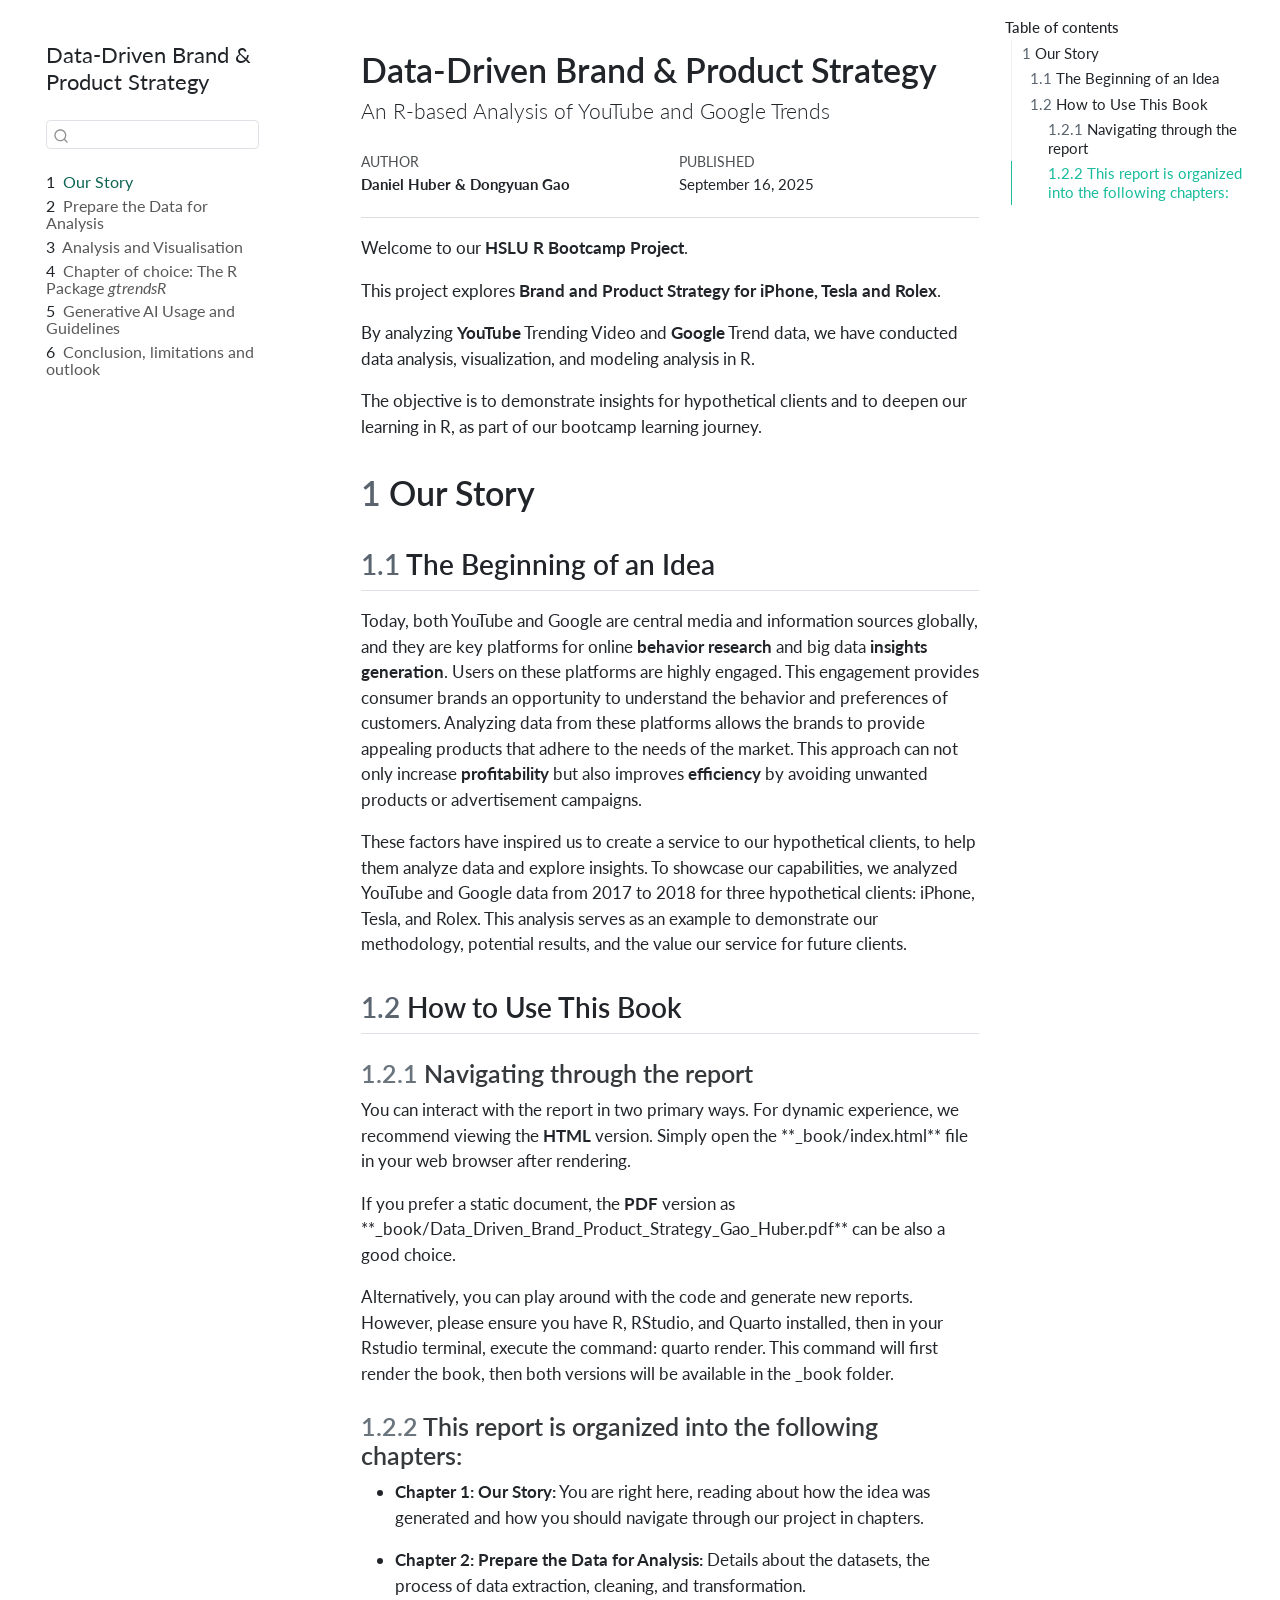
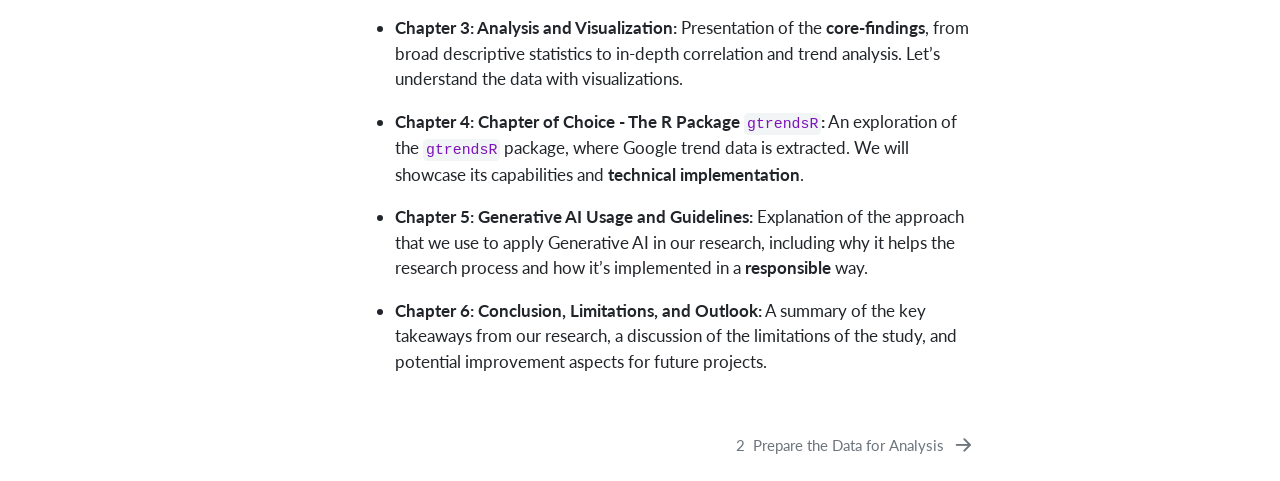
<file: _book/index.html>
<!DOCTYPE html>
<html xmlns="http://www.w3.org/1999/xhtml" lang="en" xml:lang="en"><head>

<meta charset="utf-8">
<meta name="generator" content="quarto-1.8.24">

<meta name="viewport" content="width=device-width, initial-scale=1.0, user-scalable=yes">

<meta name="author" content="Daniel Huber &amp; Dongyuan Gao">
<meta name="dcterms.date" content="2025-09-16">

<title>Data-Driven Brand &amp; Product Strategy</title>
<style>
code{white-space: pre-wrap;}
span.smallcaps{font-variant: small-caps;}
div.columns{display: flex; gap: min(4vw, 1.5em);}
div.column{flex: auto; overflow-x: auto;}
div.hanging-indent{margin-left: 1.5em; text-indent: -1.5em;}
ul.task-list{list-style: none;}
ul.task-list li input[type="checkbox"] {
  width: 0.8em;
  margin: 0 0.8em 0.2em -1em; /* quarto-specific, see https://github.com/quarto-dev/quarto-cli/issues/4556 */ 
  vertical-align: middle;
}
</style>


<script src="site_libs/quarto-nav/quarto-nav.js"></script>
<script src="site_libs/quarto-nav/headroom.min.js"></script>
<script src="site_libs/clipboard/clipboard.min.js"></script>
<script src="site_libs/quarto-search/autocomplete.umd.js"></script>
<script src="site_libs/quarto-search/fuse.min.js"></script>
<script src="site_libs/quarto-search/quarto-search.js"></script>
<meta name="quarto:offset" content="./">
<link href="./Chapters_Rbootcamp_Project/2_Prepare_the_Data_for_Analysis.html" rel="next">
<script src="site_libs/quarto-html/quarto.js" type="module"></script>
<script src="site_libs/quarto-html/tabsets/tabsets.js" type="module"></script>
<script src="site_libs/quarto-html/axe/axe-check.js" type="module"></script>
<script src="site_libs/quarto-html/popper.min.js"></script>
<script src="site_libs/quarto-html/tippy.umd.min.js"></script>
<script src="site_libs/quarto-html/anchor.min.js"></script>
<link href="site_libs/quarto-html/tippy.css" rel="stylesheet">
<link href="site_libs/quarto-html/quarto-syntax-highlighting-dc55a5b9e770e841cd82e46aadbfb9b0.css" rel="stylesheet" id="quarto-text-highlighting-styles">
<script src="site_libs/bootstrap/bootstrap.min.js"></script>
<link href="site_libs/bootstrap/bootstrap-icons.css" rel="stylesheet">
<link href="site_libs/bootstrap/bootstrap-22e83d4e5eff2a99ccc45532742ac980.min.css" rel="stylesheet" append-hash="true" id="quarto-bootstrap" data-mode="light">
<script id="quarto-search-options" type="application/json">{
  "location": "sidebar",
  "copy-button": false,
  "collapse-after": 3,
  "panel-placement": "start",
  "type": "textbox",
  "limit": 50,
  "keyboard-shortcut": [
    "f",
    "/",
    "s"
  ],
  "show-item-context": false,
  "language": {
    "search-no-results-text": "No results",
    "search-matching-documents-text": "matching documents",
    "search-copy-link-title": "Copy link to search",
    "search-hide-matches-text": "Hide additional matches",
    "search-more-match-text": "more match in this document",
    "search-more-matches-text": "more matches in this document",
    "search-clear-button-title": "Clear",
    "search-text-placeholder": "",
    "search-detached-cancel-button-title": "Cancel",
    "search-submit-button-title": "Submit",
    "search-label": "Search"
  }
}</script>


<link rel="stylesheet" href="style.css">
</head>

<body class="nav-sidebar floating quarto-light">

<div id="quarto-search-results"></div>
  <header id="quarto-header" class="headroom fixed-top">
  <nav class="quarto-secondary-nav">
    <div class="container-fluid d-flex">
      <button type="button" class="quarto-btn-toggle btn" data-bs-toggle="collapse" role="button" data-bs-target=".quarto-sidebar-collapse-item" aria-controls="quarto-sidebar" aria-expanded="false" aria-label="Toggle sidebar navigation" onclick="if (window.quartoToggleHeadroom) { window.quartoToggleHeadroom(); }">
        <i class="bi bi-layout-text-sidebar-reverse"></i>
      </button>
        <nav class="quarto-page-breadcrumbs" aria-label="breadcrumb"><ol class="breadcrumb"><li class="breadcrumb-item"><a href="./index.html"><span class="chapter-number">1</span>&nbsp; <span class="chapter-title">Our Story</span></a></li></ol></nav>
        <a class="flex-grow-1" role="navigation" data-bs-toggle="collapse" data-bs-target=".quarto-sidebar-collapse-item" aria-controls="quarto-sidebar" aria-expanded="false" aria-label="Toggle sidebar navigation" onclick="if (window.quartoToggleHeadroom) { window.quartoToggleHeadroom(); }">      
        </a>
      <button type="button" class="btn quarto-search-button" aria-label="Search" onclick="window.quartoOpenSearch();">
        <i class="bi bi-search"></i>
      </button>
    </div>
  </nav>
</header>
<!-- content -->
<div id="quarto-content" class="quarto-container page-columns page-rows-contents page-layout-full">
<!-- sidebar -->
  <nav id="quarto-sidebar" class="sidebar collapse collapse-horizontal quarto-sidebar-collapse-item sidebar-navigation floating overflow-auto">
    <div class="pt-lg-2 mt-2 text-left sidebar-header sidebar-header-stacked">
      <a href="./index.html" class="sidebar-logo-link">
      </a>
    <div class="sidebar-title mb-0 py-0">
      <a href="./">Data-Driven Brand &amp; Product Strategy</a> 
    </div>
      </div>
        <div class="mt-2 flex-shrink-0 align-items-center">
        <div class="sidebar-search">
        <div id="quarto-search" class="" title="Search"></div>
        </div>
        </div>
    <div class="sidebar-menu-container"> 
    <ul class="list-unstyled mt-1">
        <li class="sidebar-item">
  <div class="sidebar-item-container"> 
  <a href="./index.html" class="sidebar-item-text sidebar-link active">
 <span class="menu-text"><span class="chapter-number">1</span>&nbsp; <span class="chapter-title">Our Story</span></span></a>
  </div>
</li>
        <li class="sidebar-item">
  <div class="sidebar-item-container"> 
  <a href="./Chapters_Rbootcamp_Project/2_Prepare_the_Data_for_Analysis.html" class="sidebar-item-text sidebar-link">
 <span class="menu-text"><span class="chapter-number">2</span>&nbsp; <span class="chapter-title">Prepare the Data for Analysis</span></span></a>
  </div>
</li>
        <li class="sidebar-item">
  <div class="sidebar-item-container"> 
  <a href="./Chapters_Rbootcamp_Project/3_Analysis_Visualisation.html" class="sidebar-item-text sidebar-link">
 <span class="menu-text"><span class="chapter-number">3</span>&nbsp; <span class="chapter-title">Analysis and Visualisation</span></span></a>
  </div>
</li>
        <li class="sidebar-item">
  <div class="sidebar-item-container"> 
  <a href="./Chapters_Rbootcamp_Project/4_chapter_package_of_choice.html" class="sidebar-item-text sidebar-link">
 <span class="menu-text"><span class="chapter-number">4</span>&nbsp; <span class="chapter-title">Chapter of choice: The R Package <em>gtrendsR</em></span></span></a>
  </div>
</li>
        <li class="sidebar-item">
  <div class="sidebar-item-container"> 
  <a href="./Chapters_Rbootcamp_Project/5_Generative_AI.html" class="sidebar-item-text sidebar-link">
 <span class="menu-text"><span class="chapter-number">5</span>&nbsp; <span class="chapter-title">Generative AI Usage and Guidelines</span></span></a>
  </div>
</li>
        <li class="sidebar-item">
  <div class="sidebar-item-container"> 
  <a href="./Chapters_Rbootcamp_Project/6_Conclusion_Limitation_Outlook.html" class="sidebar-item-text sidebar-link">
 <span class="menu-text"><span class="chapter-number">6</span>&nbsp; <span class="chapter-title">Conclusion, limitations and outlook</span></span></a>
  </div>
</li>
    </ul>
    </div>
</nav>
<div id="quarto-sidebar-glass" class="quarto-sidebar-collapse-item" data-bs-toggle="collapse" data-bs-target=".quarto-sidebar-collapse-item"></div>
<!-- margin-sidebar -->
    <div id="quarto-margin-sidebar" class="sidebar margin-sidebar">
        <nav id="TOC" role="doc-toc" class="toc-active">
    <h2 id="toc-title">Table of contents</h2>
   
  <ul>
  <li><a href="#our-story" id="toc-our-story" class="nav-link active" data-scroll-target="#our-story"><span class="header-section-number">1</span> Our Story</a>
  <ul class="collapse">
  <li><a href="#the-beginning-of-an-idea" id="toc-the-beginning-of-an-idea" class="nav-link" data-scroll-target="#the-beginning-of-an-idea"><span class="header-section-number">1.1</span> The Beginning of an Idea</a></li>
  <li><a href="#how-to-use-this-book" id="toc-how-to-use-this-book" class="nav-link" data-scroll-target="#how-to-use-this-book"><span class="header-section-number">1.2</span> How to Use This Book</a>
  <ul class="collapse">
  <li><a href="#navigating-through-the-report" id="toc-navigating-through-the-report" class="nav-link" data-scroll-target="#navigating-through-the-report"><span class="header-section-number">1.2.1</span> Navigating through the report</a></li>
  <li><a href="#this-report-is-organized-into-the-following-chapters" id="toc-this-report-is-organized-into-the-following-chapters" class="nav-link" data-scroll-target="#this-report-is-organized-into-the-following-chapters"><span class="header-section-number">1.2.2</span> This report is organized into the following chapters:</a></li>
  </ul></li>
  </ul></li>
  </ul>
</nav>
    </div>
<!-- main -->
<main class="content column-body" id="quarto-document-content">

<header id="title-block-header" class="quarto-title-block default">
<div class="quarto-title">
<h1 class="title">Data-Driven Brand &amp; Product Strategy</h1>
<p class="subtitle lead">An R-based Analysis of YouTube and Google Trends</p>
</div>



<div class="quarto-title-meta column-body">

    <div>
    <div class="quarto-title-meta-heading">Author</div>
    <div class="quarto-title-meta-contents">
             <p><strong>Daniel Huber &amp; Dongyuan Gao</strong> </p>
          </div>
  </div>
    
    <div>
    <div class="quarto-title-meta-heading">Published</div>
    <div class="quarto-title-meta-contents">
      <p class="date">September 16, 2025</p>
    </div>
  </div>
  
    
  </div>
  


</header>


<p>Welcome to our <strong>HSLU R Bootcamp Project</strong>.</p>
<p>This project explores <strong>Brand and Product Strategy for iPhone, Tesla and Rolex</strong>.</p>
<p>By analyzing <strong>YouTube</strong> Trending Video and <strong>Google</strong> Trend data, we have conducted data analysis, visualization, and modeling analysis in R.</p>
<p>The objective is to demonstrate insights for hypothetical clients and to deepen our learning in R, as part of our bootcamp learning journey.</p>
<section id="our-story" class="level1" data-number="1">
<h1 data-number="1"><span class="header-section-number">1</span> Our Story</h1>
<section id="the-beginning-of-an-idea" class="level2" data-number="1.1">
<h2 data-number="1.1" class="anchored" data-anchor-id="the-beginning-of-an-idea"><span class="header-section-number">1.1</span> The Beginning of an Idea</h2>
<p>Today, both YouTube and Google are central media and information sources globally, and they are key platforms for online <strong>behavior research</strong> and big data <strong>insights generation</strong>. Users on these platforms are highly engaged. This engagement provides consumer brands an opportunity to understand the behavior and preferences of customers. Analyzing data from these platforms allows the brands to provide appealing products that adhere to the needs of the market. This approach can not only increase <strong>profitability</strong> but also improves <strong>efficiency</strong> by avoiding unwanted products or advertisement campaigns.</p>
<p>These factors have inspired us to create a service to our hypothetical clients, to help them analyze data and explore insights. To showcase our capabilities, we analyzed YouTube and Google data from 2017 to 2018 for three hypothetical clients: iPhone, Tesla, and Rolex. This analysis serves as an example to demonstrate our methodology, potential results, and the value our service for future clients.</p>
</section>
<section id="how-to-use-this-book" class="level2" data-number="1.2">
<h2 data-number="1.2" class="anchored" data-anchor-id="how-to-use-this-book"><span class="header-section-number">1.2</span> How to Use This Book</h2>
<section id="navigating-through-the-report" class="level3" data-number="1.2.1">
<h3 data-number="1.2.1" class="anchored" data-anchor-id="navigating-through-the-report"><span class="header-section-number">1.2.1</span> Navigating through the report</h3>
<p>You can interact with the report in two primary ways. For dynamic experience, we recommend viewing the <strong>HTML</strong> version. Simply open the **_book/index.html** file in your web browser after rendering.</p>
<p>If you prefer a static document, the <strong>PDF</strong> version as **_book/Data_Driven_Brand_Product_Strategy_Gao_Huber.pdf** can be also a good choice.</p>
<p>Alternatively, you can play around with the code and generate new reports. However, please ensure you have R, RStudio, and Quarto installed, then in your Rstudio terminal, execute the command: quarto render. This command will first render the book, then both versions will be available in the _book folder.</p>
</section>
<section id="this-report-is-organized-into-the-following-chapters" class="level3" data-number="1.2.2">
<h3 data-number="1.2.2" class="anchored" data-anchor-id="this-report-is-organized-into-the-following-chapters"><span class="header-section-number">1.2.2</span> This report is organized into the following chapters:</h3>
<ul>
<li><p><strong>Chapter 1: Our Story:</strong> You are right here, reading about how the idea was generated and how you should navigate through our project in chapters.</p></li>
<li><p><strong>Chapter 2: Prepare the Data for Analysis:</strong> Details about the datasets, the process of data extraction, cleaning, and transformation.</p></li>
<li><p><strong>Chapter 3: Analysis and Visualization:</strong> Presentation of the <strong>core-findings</strong>, from broad descriptive statistics to in-depth correlation and trend analysis. Let’s understand the data with visualizations.</p></li>
<li><p><strong>Chapter 4: Chapter of Choice - The R Package <code>gtrendsR</code>:</strong> An exploration of the <code>gtrendsR</code> package, where Google trend data is extracted. We will showcase its capabilities and <strong>technical implementation</strong>.</p></li>
<li><p><strong>Chapter 5: Generative AI Usage and Guidelines:</strong> Explanation of the approach that we use to apply Generative AI in our research, including why it helps the research process and how it’s implemented in a <strong>responsible</strong> way.</p></li>
<li><p><strong>Chapter 6: Conclusion, Limitations, and Outlook:</strong> A summary of the key takeaways from our research, a discussion of the limitations of the study, and potential improvement aspects for future projects.</p></li>
</ul>


</section>
</section>
</section>

</main> <!-- /main -->
<script id="quarto-html-after-body" type="application/javascript">
  window.document.addEventListener("DOMContentLoaded", function (event) {
    const icon = "";
    const anchorJS = new window.AnchorJS();
    anchorJS.options = {
      placement: 'right',
      icon: icon
    };
    anchorJS.add('.anchored');
    const isCodeAnnotation = (el) => {
      for (const clz of el.classList) {
        if (clz.startsWith('code-annotation-')) {                     
          return true;
        }
      }
      return false;
    }
    const onCopySuccess = function(e) {
      // button target
      const button = e.trigger;
      // don't keep focus
      button.blur();
      // flash "checked"
      button.classList.add('code-copy-button-checked');
      var currentTitle = button.getAttribute("title");
      button.setAttribute("title", "Copied!");
      let tooltip;
      if (window.bootstrap) {
        button.setAttribute("data-bs-toggle", "tooltip");
        button.setAttribute("data-bs-placement", "left");
        button.setAttribute("data-bs-title", "Copied!");
        tooltip = new bootstrap.Tooltip(button, 
          { trigger: "manual", 
            customClass: "code-copy-button-tooltip",
            offset: [0, -8]});
        tooltip.show();    
      }
      setTimeout(function() {
        if (tooltip) {
          tooltip.hide();
          button.removeAttribute("data-bs-title");
          button.removeAttribute("data-bs-toggle");
          button.removeAttribute("data-bs-placement");
        }
        button.setAttribute("title", currentTitle);
        button.classList.remove('code-copy-button-checked');
      }, 1000);
      // clear code selection
      e.clearSelection();
    }
    const getTextToCopy = function(trigger) {
      const outerScaffold = trigger.parentElement.cloneNode(true);
      const codeEl = outerScaffold.querySelector('code');
      for (const childEl of codeEl.children) {
        if (isCodeAnnotation(childEl)) {
          childEl.remove();
        }
      }
      return codeEl.innerText;
    }
    const clipboard = new window.ClipboardJS('.code-copy-button:not([data-in-quarto-modal])', {
      text: getTextToCopy
    });
    clipboard.on('success', onCopySuccess);
    if (window.document.getElementById('quarto-embedded-source-code-modal')) {
      const clipboardModal = new window.ClipboardJS('.code-copy-button[data-in-quarto-modal]', {
        text: getTextToCopy,
        container: window.document.getElementById('quarto-embedded-source-code-modal')
      });
      clipboardModal.on('success', onCopySuccess);
    }
      var localhostRegex = new RegExp(/^(?:http|https):\/\/localhost\:?[0-9]*\//);
      var mailtoRegex = new RegExp(/^mailto:/);
        var filterRegex = new RegExp('/' + window.location.host + '/');
      var isInternal = (href) => {
          return filterRegex.test(href) || localhostRegex.test(href) || mailtoRegex.test(href);
      }
      // Inspect non-navigation links and adorn them if external
     var links = window.document.querySelectorAll('a[href]:not(.nav-link):not(.navbar-brand):not(.toc-action):not(.sidebar-link):not(.sidebar-item-toggle):not(.pagination-link):not(.no-external):not([aria-hidden]):not(.dropdown-item):not(.quarto-navigation-tool):not(.about-link)');
      for (var i=0; i<links.length; i++) {
        const link = links[i];
        if (!isInternal(link.href)) {
          // undo the damage that might have been done by quarto-nav.js in the case of
          // links that we want to consider external
          if (link.dataset.originalHref !== undefined) {
            link.href = link.dataset.originalHref;
          }
        }
      }
    function tippyHover(el, contentFn, onTriggerFn, onUntriggerFn) {
      const config = {
        allowHTML: true,
        maxWidth: 500,
        delay: 100,
        arrow: false,
        appendTo: function(el) {
            return el.parentElement;
        },
        interactive: true,
        interactiveBorder: 10,
        theme: 'quarto',
        placement: 'bottom-start',
      };
      if (contentFn) {
        config.content = contentFn;
      }
      if (onTriggerFn) {
        config.onTrigger = onTriggerFn;
      }
      if (onUntriggerFn) {
        config.onUntrigger = onUntriggerFn;
      }
      window.tippy(el, config); 
    }
    const noterefs = window.document.querySelectorAll('a[role="doc-noteref"]');
    for (var i=0; i<noterefs.length; i++) {
      const ref = noterefs[i];
      tippyHover(ref, function() {
        // use id or data attribute instead here
        let href = ref.getAttribute('data-footnote-href') || ref.getAttribute('href');
        try { href = new URL(href).hash; } catch {}
        const id = href.replace(/^#\/?/, "");
        const note = window.document.getElementById(id);
        if (note) {
          return note.innerHTML;
        } else {
          return "";
        }
      });
    }
    const xrefs = window.document.querySelectorAll('a.quarto-xref');
    const processXRef = (id, note) => {
      // Strip column container classes
      const stripColumnClz = (el) => {
        el.classList.remove("page-full", "page-columns");
        if (el.children) {
          for (const child of el.children) {
            stripColumnClz(child);
          }
        }
      }
      stripColumnClz(note)
      if (id === null || id.startsWith('sec-')) {
        // Special case sections, only their first couple elements
        const container = document.createElement("div");
        if (note.children && note.children.length > 2) {
          container.appendChild(note.children[0].cloneNode(true));
          for (let i = 1; i < note.children.length; i++) {
            const child = note.children[i];
            if (child.tagName === "P" && child.innerText === "") {
              continue;
            } else {
              container.appendChild(child.cloneNode(true));
              break;
            }
          }
          if (window.Quarto?.typesetMath) {
            window.Quarto.typesetMath(container);
          }
          return container.innerHTML
        } else {
          if (window.Quarto?.typesetMath) {
            window.Quarto.typesetMath(note);
          }
          return note.innerHTML;
        }
      } else {
        // Remove any anchor links if they are present
        const anchorLink = note.querySelector('a.anchorjs-link');
        if (anchorLink) {
          anchorLink.remove();
        }
        if (window.Quarto?.typesetMath) {
          window.Quarto.typesetMath(note);
        }
        if (note.classList.contains("callout")) {
          return note.outerHTML;
        } else {
          return note.innerHTML;
        }
      }
    }
    for (var i=0; i<xrefs.length; i++) {
      const xref = xrefs[i];
      tippyHover(xref, undefined, function(instance) {
        instance.disable();
        let url = xref.getAttribute('href');
        let hash = undefined; 
        if (url.startsWith('#')) {
          hash = url;
        } else {
          try { hash = new URL(url).hash; } catch {}
        }
        if (hash) {
          const id = hash.replace(/^#\/?/, "");
          const note = window.document.getElementById(id);
          if (note !== null) {
            try {
              const html = processXRef(id, note.cloneNode(true));
              instance.setContent(html);
            } finally {
              instance.enable();
              instance.show();
            }
          } else {
            // See if we can fetch this
            fetch(url.split('#')[0])
            .then(res => res.text())
            .then(html => {
              const parser = new DOMParser();
              const htmlDoc = parser.parseFromString(html, "text/html");
              const note = htmlDoc.getElementById(id);
              if (note !== null) {
                const html = processXRef(id, note);
                instance.setContent(html);
              } 
            }).finally(() => {
              instance.enable();
              instance.show();
            });
          }
        } else {
          // See if we can fetch a full url (with no hash to target)
          // This is a special case and we should probably do some content thinning / targeting
          fetch(url)
          .then(res => res.text())
          .then(html => {
            const parser = new DOMParser();
            const htmlDoc = parser.parseFromString(html, "text/html");
            const note = htmlDoc.querySelector('main.content');
            if (note !== null) {
              // This should only happen for chapter cross references
              // (since there is no id in the URL)
              // remove the first header
              if (note.children.length > 0 && note.children[0].tagName === "HEADER") {
                note.children[0].remove();
              }
              const html = processXRef(null, note);
              instance.setContent(html);
            } 
          }).finally(() => {
            instance.enable();
            instance.show();
          });
        }
      }, function(instance) {
      });
    }
        let selectedAnnoteEl;
        const selectorForAnnotation = ( cell, annotation) => {
          let cellAttr = 'data-code-cell="' + cell + '"';
          let lineAttr = 'data-code-annotation="' +  annotation + '"';
          const selector = 'span[' + cellAttr + '][' + lineAttr + ']';
          return selector;
        }
        const selectCodeLines = (annoteEl) => {
          const doc = window.document;
          const targetCell = annoteEl.getAttribute("data-target-cell");
          const targetAnnotation = annoteEl.getAttribute("data-target-annotation");
          const annoteSpan = window.document.querySelector(selectorForAnnotation(targetCell, targetAnnotation));
          const lines = annoteSpan.getAttribute("data-code-lines").split(",");
          const lineIds = lines.map((line) => {
            return targetCell + "-" + line;
          })
          let top = null;
          let height = null;
          let parent = null;
          if (lineIds.length > 0) {
              //compute the position of the single el (top and bottom and make a div)
              const el = window.document.getElementById(lineIds[0]);
              top = el.offsetTop;
              height = el.offsetHeight;
              parent = el.parentElement.parentElement;
            if (lineIds.length > 1) {
              const lastEl = window.document.getElementById(lineIds[lineIds.length - 1]);
              const bottom = lastEl.offsetTop + lastEl.offsetHeight;
              height = bottom - top;
            }
            if (top !== null && height !== null && parent !== null) {
              // cook up a div (if necessary) and position it 
              let div = window.document.getElementById("code-annotation-line-highlight");
              if (div === null) {
                div = window.document.createElement("div");
                div.setAttribute("id", "code-annotation-line-highlight");
                div.style.position = 'absolute';
                parent.appendChild(div);
              }
              div.style.top = top - 2 + "px";
              div.style.height = height + 4 + "px";
              div.style.left = 0;
              let gutterDiv = window.document.getElementById("code-annotation-line-highlight-gutter");
              if (gutterDiv === null) {
                gutterDiv = window.document.createElement("div");
                gutterDiv.setAttribute("id", "code-annotation-line-highlight-gutter");
                gutterDiv.style.position = 'absolute';
                const codeCell = window.document.getElementById(targetCell);
                const gutter = codeCell.querySelector('.code-annotation-gutter');
                gutter.appendChild(gutterDiv);
              }
              gutterDiv.style.top = top - 2 + "px";
              gutterDiv.style.height = height + 4 + "px";
            }
            selectedAnnoteEl = annoteEl;
          }
        };
        const unselectCodeLines = () => {
          const elementsIds = ["code-annotation-line-highlight", "code-annotation-line-highlight-gutter"];
          elementsIds.forEach((elId) => {
            const div = window.document.getElementById(elId);
            if (div) {
              div.remove();
            }
          });
          selectedAnnoteEl = undefined;
        };
          // Handle positioning of the toggle
      window.addEventListener(
        "resize",
        throttle(() => {
          elRect = undefined;
          if (selectedAnnoteEl) {
            selectCodeLines(selectedAnnoteEl);
          }
        }, 10)
      );
      function throttle(fn, ms) {
      let throttle = false;
      let timer;
        return (...args) => {
          if(!throttle) { // first call gets through
              fn.apply(this, args);
              throttle = true;
          } else { // all the others get throttled
              if(timer) clearTimeout(timer); // cancel #2
              timer = setTimeout(() => {
                fn.apply(this, args);
                timer = throttle = false;
              }, ms);
          }
        };
      }
        // Attach click handler to the DT
        const annoteDls = window.document.querySelectorAll('dt[data-target-cell]');
        for (const annoteDlNode of annoteDls) {
          annoteDlNode.addEventListener('click', (event) => {
            const clickedEl = event.target;
            if (clickedEl !== selectedAnnoteEl) {
              unselectCodeLines();
              const activeEl = window.document.querySelector('dt[data-target-cell].code-annotation-active');
              if (activeEl) {
                activeEl.classList.remove('code-annotation-active');
              }
              selectCodeLines(clickedEl);
              clickedEl.classList.add('code-annotation-active');
            } else {
              // Unselect the line
              unselectCodeLines();
              clickedEl.classList.remove('code-annotation-active');
            }
          });
        }
    const findCites = (el) => {
      const parentEl = el.parentElement;
      if (parentEl) {
        const cites = parentEl.dataset.cites;
        if (cites) {
          return {
            el,
            cites: cites.split(' ')
          };
        } else {
          return findCites(el.parentElement)
        }
      } else {
        return undefined;
      }
    };
    var bibliorefs = window.document.querySelectorAll('a[role="doc-biblioref"]');
    for (var i=0; i<bibliorefs.length; i++) {
      const ref = bibliorefs[i];
      const citeInfo = findCites(ref);
      if (citeInfo) {
        tippyHover(citeInfo.el, function() {
          var popup = window.document.createElement('div');
          citeInfo.cites.forEach(function(cite) {
            var citeDiv = window.document.createElement('div');
            citeDiv.classList.add('hanging-indent');
            citeDiv.classList.add('csl-entry');
            var biblioDiv = window.document.getElementById('ref-' + cite);
            if (biblioDiv) {
              citeDiv.innerHTML = biblioDiv.innerHTML;
            }
            popup.appendChild(citeDiv);
          });
          return popup.innerHTML;
        });
      }
    }
  });
  </script>
<nav class="page-navigation column-body">
  <div class="nav-page nav-page-previous">
  </div>
  <div class="nav-page nav-page-next">
      <a href="./Chapters_Rbootcamp_Project/2_Prepare_the_Data_for_Analysis.html" class="pagination-link" aria-label="Prepare the Data for Analysis">
        <span class="nav-page-text"><span class="chapter-number">2</span>&nbsp; <span class="chapter-title">Prepare the Data for Analysis</span></span> <i class="bi bi-arrow-right-short"></i>
      </a>
  </div>
</nav>
</div> <!-- /content -->




</body></html>
</file>
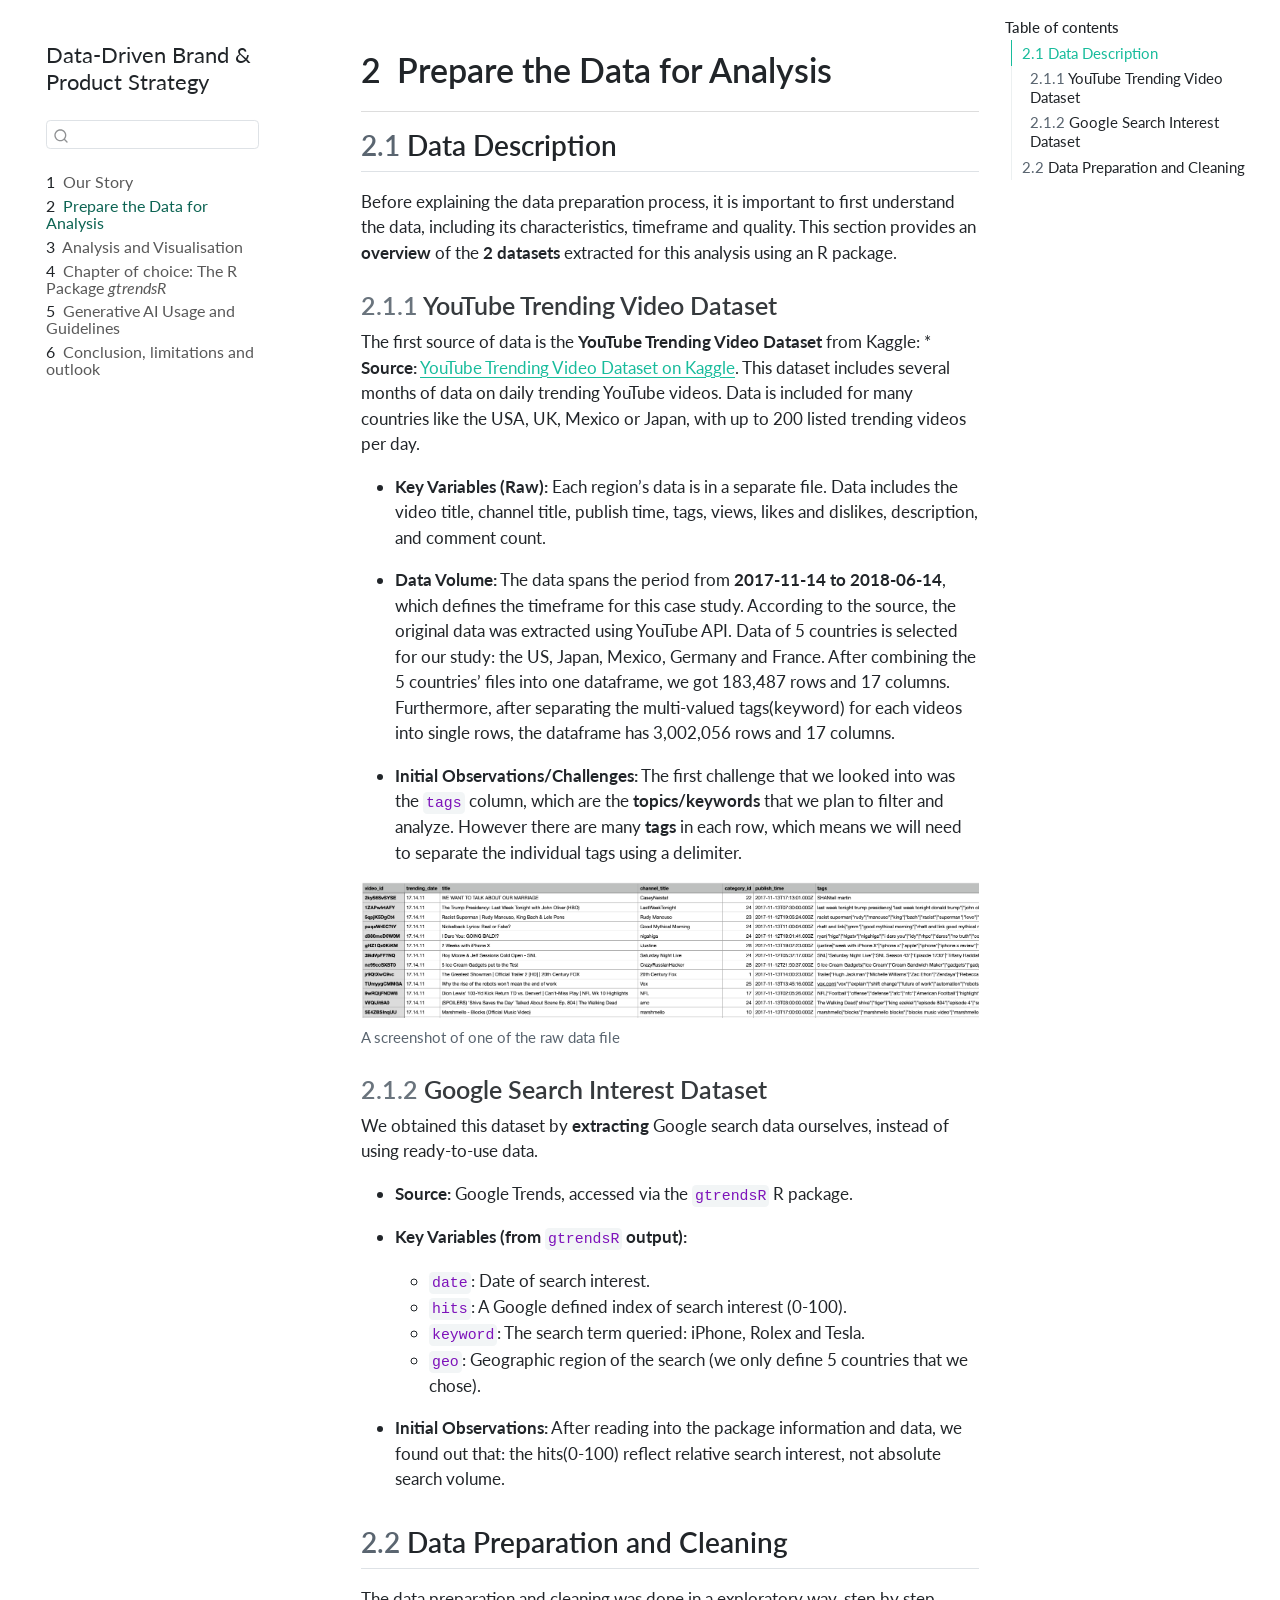
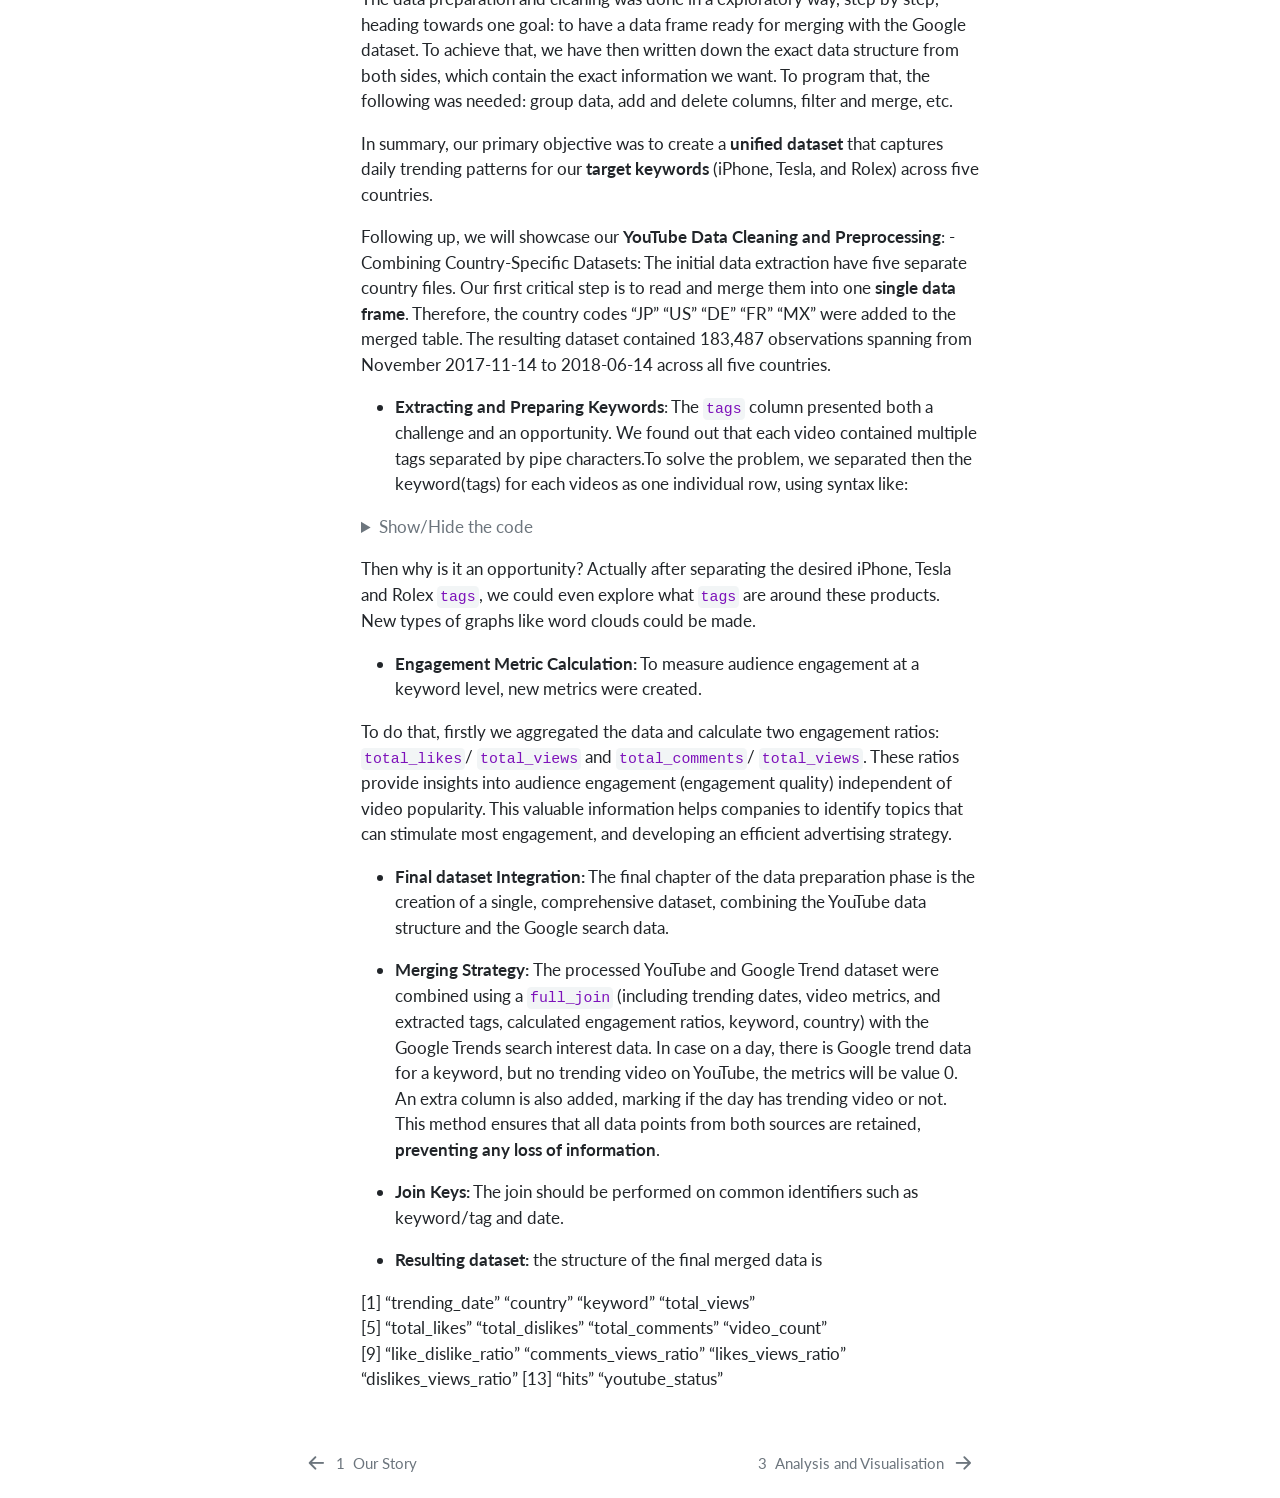
<file: _book/Chapters_Rbootcamp_Project/2_Prepare_the_Data_for_Analysis.html>
<!DOCTYPE html>
<html xmlns="http://www.w3.org/1999/xhtml" lang="en" xml:lang="en"><head>

<meta charset="utf-8">
<meta name="generator" content="quarto-1.8.24">

<meta name="viewport" content="width=device-width, initial-scale=1.0, user-scalable=yes">


<title>2&nbsp; Prepare the Data for Analysis – Data-Driven Brand &amp; Product Strategy</title>
<style>
code{white-space: pre-wrap;}
span.smallcaps{font-variant: small-caps;}
div.columns{display: flex; gap: min(4vw, 1.5em);}
div.column{flex: auto; overflow-x: auto;}
div.hanging-indent{margin-left: 1.5em; text-indent: -1.5em;}
ul.task-list{list-style: none;}
ul.task-list li input[type="checkbox"] {
  width: 0.8em;
  margin: 0 0.8em 0.2em -1em; /* quarto-specific, see https://github.com/quarto-dev/quarto-cli/issues/4556 */ 
  vertical-align: middle;
}
/* CSS for syntax highlighting */
html { -webkit-text-size-adjust: 100%; }
pre > code.sourceCode { white-space: pre; position: relative; }
pre > code.sourceCode > span { display: inline-block; line-height: 1.25; }
pre > code.sourceCode > span:empty { height: 1.2em; }
.sourceCode { overflow: visible; }
code.sourceCode > span { color: inherit; text-decoration: inherit; }
div.sourceCode { margin: 1em 0; }
pre.sourceCode { margin: 0; }
@media screen {
div.sourceCode { overflow: auto; }
}
@media print {
pre > code.sourceCode { white-space: pre-wrap; }
pre > code.sourceCode > span { text-indent: -5em; padding-left: 5em; }
}
pre.numberSource code
  { counter-reset: source-line 0; }
pre.numberSource code > span
  { position: relative; left: -4em; counter-increment: source-line; }
pre.numberSource code > span > a:first-child::before
  { content: counter(source-line);
    position: relative; left: -1em; text-align: right; vertical-align: baseline;
    border: none; display: inline-block;
    -webkit-touch-callout: none; -webkit-user-select: none;
    -khtml-user-select: none; -moz-user-select: none;
    -ms-user-select: none; user-select: none;
    padding: 0 4px; width: 4em;
  }
pre.numberSource { margin-left: 3em;  padding-left: 4px; }
div.sourceCode
  {   }
@media screen {
pre > code.sourceCode > span > a:first-child::before { text-decoration: underline; }
}
</style>


<script src="../site_libs/quarto-nav/quarto-nav.js"></script>
<script src="../site_libs/quarto-nav/headroom.min.js"></script>
<script src="../site_libs/clipboard/clipboard.min.js"></script>
<script src="../site_libs/quarto-search/autocomplete.umd.js"></script>
<script src="../site_libs/quarto-search/fuse.min.js"></script>
<script src="../site_libs/quarto-search/quarto-search.js"></script>
<meta name="quarto:offset" content="../">
<link href="../Chapters_Rbootcamp_Project/3_Analysis_Visualisation.html" rel="next">
<link href="../index.html" rel="prev">
<script src="../site_libs/quarto-html/quarto.js" type="module"></script>
<script src="../site_libs/quarto-html/tabsets/tabsets.js" type="module"></script>
<script src="../site_libs/quarto-html/axe/axe-check.js" type="module"></script>
<script src="../site_libs/quarto-html/popper.min.js"></script>
<script src="../site_libs/quarto-html/tippy.umd.min.js"></script>
<script src="../site_libs/quarto-html/anchor.min.js"></script>
<link href="../site_libs/quarto-html/tippy.css" rel="stylesheet">
<link href="../site_libs/quarto-html/quarto-syntax-highlighting-dc55a5b9e770e841cd82e46aadbfb9b0.css" rel="stylesheet" id="quarto-text-highlighting-styles">
<script src="../site_libs/bootstrap/bootstrap.min.js"></script>
<link href="../site_libs/bootstrap/bootstrap-icons.css" rel="stylesheet">
<link href="../site_libs/bootstrap/bootstrap-22e83d4e5eff2a99ccc45532742ac980.min.css" rel="stylesheet" append-hash="true" id="quarto-bootstrap" data-mode="light">
<script id="quarto-search-options" type="application/json">{
  "location": "sidebar",
  "copy-button": false,
  "collapse-after": 3,
  "panel-placement": "start",
  "type": "textbox",
  "limit": 50,
  "keyboard-shortcut": [
    "f",
    "/",
    "s"
  ],
  "show-item-context": false,
  "language": {
    "search-no-results-text": "No results",
    "search-matching-documents-text": "matching documents",
    "search-copy-link-title": "Copy link to search",
    "search-hide-matches-text": "Hide additional matches",
    "search-more-match-text": "more match in this document",
    "search-more-matches-text": "more matches in this document",
    "search-clear-button-title": "Clear",
    "search-text-placeholder": "",
    "search-detached-cancel-button-title": "Cancel",
    "search-submit-button-title": "Submit",
    "search-label": "Search"
  }
}</script>


<link rel="stylesheet" href="../style.css">
</head>

<body class="nav-sidebar floating quarto-light">

<div id="quarto-search-results"></div>
  <header id="quarto-header" class="headroom fixed-top">
  <nav class="quarto-secondary-nav">
    <div class="container-fluid d-flex">
      <button type="button" class="quarto-btn-toggle btn" data-bs-toggle="collapse" role="button" data-bs-target=".quarto-sidebar-collapse-item" aria-controls="quarto-sidebar" aria-expanded="false" aria-label="Toggle sidebar navigation" onclick="if (window.quartoToggleHeadroom) { window.quartoToggleHeadroom(); }">
        <i class="bi bi-layout-text-sidebar-reverse"></i>
      </button>
        <nav class="quarto-page-breadcrumbs" aria-label="breadcrumb"><ol class="breadcrumb"><li class="breadcrumb-item"><a href="../Chapters_Rbootcamp_Project/2_Prepare_the_Data_for_Analysis.html"><span class="chapter-number">2</span>&nbsp; <span class="chapter-title">Prepare the Data for Analysis</span></a></li></ol></nav>
        <a class="flex-grow-1" role="navigation" data-bs-toggle="collapse" data-bs-target=".quarto-sidebar-collapse-item" aria-controls="quarto-sidebar" aria-expanded="false" aria-label="Toggle sidebar navigation" onclick="if (window.quartoToggleHeadroom) { window.quartoToggleHeadroom(); }">      
        </a>
      <button type="button" class="btn quarto-search-button" aria-label="Search" onclick="window.quartoOpenSearch();">
        <i class="bi bi-search"></i>
      </button>
    </div>
  </nav>
</header>
<!-- content -->
<div id="quarto-content" class="quarto-container page-columns page-rows-contents page-layout-full">
<!-- sidebar -->
  <nav id="quarto-sidebar" class="sidebar collapse collapse-horizontal quarto-sidebar-collapse-item sidebar-navigation floating overflow-auto">
    <div class="pt-lg-2 mt-2 text-left sidebar-header sidebar-header-stacked">
      <a href="../index.html" class="sidebar-logo-link">
      </a>
    <div class="sidebar-title mb-0 py-0">
      <a href="../">Data-Driven Brand &amp; Product Strategy</a> 
    </div>
      </div>
        <div class="mt-2 flex-shrink-0 align-items-center">
        <div class="sidebar-search">
        <div id="quarto-search" class="" title="Search"></div>
        </div>
        </div>
    <div class="sidebar-menu-container"> 
    <ul class="list-unstyled mt-1">
        <li class="sidebar-item">
  <div class="sidebar-item-container"> 
  <a href="../index.html" class="sidebar-item-text sidebar-link">
 <span class="menu-text"><span class="chapter-number">1</span>&nbsp; <span class="chapter-title">Our Story</span></span></a>
  </div>
</li>
        <li class="sidebar-item">
  <div class="sidebar-item-container"> 
  <a href="../Chapters_Rbootcamp_Project/2_Prepare_the_Data_for_Analysis.html" class="sidebar-item-text sidebar-link active">
 <span class="menu-text"><span class="chapter-number">2</span>&nbsp; <span class="chapter-title">Prepare the Data for Analysis</span></span></a>
  </div>
</li>
        <li class="sidebar-item">
  <div class="sidebar-item-container"> 
  <a href="../Chapters_Rbootcamp_Project/3_Analysis_Visualisation.html" class="sidebar-item-text sidebar-link">
 <span class="menu-text"><span class="chapter-number">3</span>&nbsp; <span class="chapter-title">Analysis and Visualisation</span></span></a>
  </div>
</li>
        <li class="sidebar-item">
  <div class="sidebar-item-container"> 
  <a href="../Chapters_Rbootcamp_Project/4_chapter_package_of_choice.html" class="sidebar-item-text sidebar-link">
 <span class="menu-text"><span class="chapter-number">4</span>&nbsp; <span class="chapter-title">Chapter of choice: The R Package <em>gtrendsR</em></span></span></a>
  </div>
</li>
        <li class="sidebar-item">
  <div class="sidebar-item-container"> 
  <a href="../Chapters_Rbootcamp_Project/5_Generative_AI.html" class="sidebar-item-text sidebar-link">
 <span class="menu-text"><span class="chapter-number">5</span>&nbsp; <span class="chapter-title">Generative AI Usage and Guidelines</span></span></a>
  </div>
</li>
        <li class="sidebar-item">
  <div class="sidebar-item-container"> 
  <a href="../Chapters_Rbootcamp_Project/6_Conclusion_Limitation_Outlook.html" class="sidebar-item-text sidebar-link">
 <span class="menu-text"><span class="chapter-number">6</span>&nbsp; <span class="chapter-title">Conclusion, limitations and outlook</span></span></a>
  </div>
</li>
    </ul>
    </div>
</nav>
<div id="quarto-sidebar-glass" class="quarto-sidebar-collapse-item" data-bs-toggle="collapse" data-bs-target=".quarto-sidebar-collapse-item"></div>
<!-- margin-sidebar -->
    <div id="quarto-margin-sidebar" class="sidebar margin-sidebar">
        <nav id="TOC" role="doc-toc" class="toc-active">
    <h2 id="toc-title">Table of contents</h2>
   
  <ul>
  <li><a href="#data-description" id="toc-data-description" class="nav-link active" data-scroll-target="#data-description"><span class="header-section-number">2.1</span> Data Description</a>
  <ul class="collapse">
  <li><a href="#youtube-trending-video-dataset" id="toc-youtube-trending-video-dataset" class="nav-link" data-scroll-target="#youtube-trending-video-dataset"><span class="header-section-number">2.1.1</span> YouTube Trending Video Dataset</a></li>
  <li><a href="#google-search-interest-dataset" id="toc-google-search-interest-dataset" class="nav-link" data-scroll-target="#google-search-interest-dataset"><span class="header-section-number">2.1.2</span> Google Search Interest Dataset</a></li>
  </ul></li>
  <li><a href="#data-preparation-and-cleaning" id="toc-data-preparation-and-cleaning" class="nav-link" data-scroll-target="#data-preparation-and-cleaning"><span class="header-section-number">2.2</span> Data Preparation and Cleaning</a></li>
  </ul>
</nav>
    </div>
<!-- main -->
<main class="content column-body" id="quarto-document-content">

<header id="title-block-header" class="quarto-title-block default">
<div class="quarto-title">
<h1 class="title"><span class="chapter-number">2</span>&nbsp; <span class="chapter-title">Prepare the Data for Analysis</span></h1>
</div>



<div class="quarto-title-meta column-body">

    
  
    
  </div>
  


</header>


<section id="data-description" class="level2" data-number="2.1">
<h2 data-number="2.1" class="anchored" data-anchor-id="data-description"><span class="header-section-number">2.1</span> Data Description</h2>
<p>Before explaining the data preparation process, it is important to first understand the data, including its characteristics, timeframe and quality. This section provides an <strong>overview</strong> of the <strong>2 datasets</strong> extracted for this analysis using an R package.</p>
<section id="youtube-trending-video-dataset" class="level3" data-number="2.1.1">
<h3 data-number="2.1.1" class="anchored" data-anchor-id="youtube-trending-video-dataset"><span class="header-section-number">2.1.1</span> YouTube Trending Video Dataset</h3>
<p>The first source of data is the <strong>YouTube Trending Video Dataset</strong> from Kaggle: * <strong>Source:</strong> <a href="https://www.kaggle.com/datasets/datasnaek/youtube-new">YouTube Trending Video Dataset on Kaggle</a>. This dataset includes several months of data on daily trending YouTube videos. Data is included for many countries like the USA, UK, Mexico or Japan, with up to 200 listed trending videos per day.</p>
<ul>
<li><p><strong>Key Variables (Raw):</strong> Each region’s data is in a separate file. Data includes the video title, channel title, publish time, tags, views, likes and dislikes, description, and comment count.</p></li>
<li><p><strong>Data Volume:</strong> The data spans the period from <strong>2017-11-14 to 2018-06-14</strong>, which defines the timeframe for this case study. According to the source, the original data was extracted using YouTube API. Data of 5 countries is selected for our study: the US, Japan, Mexico, Germany and France. After combining the 5 countries’ files into one dataframe, we got 183,487 rows and 17 columns. Furthermore, after separating the multi-valued tags(keyword) for each videos into single rows, the dataframe has 3,002,056 rows and 17 columns.</p></li>
<li><p><strong>Initial Observations/Challenges:</strong> The first challenge that we looked into was the <code>tags</code> column, which are the <strong>topics/keywords</strong> that we plan to filter and analyze. However there are many <strong>tags</strong> in each row, which means we will need to separate the individual tags using a delimiter.</p></li>
</ul>
<div class="quarto-figure quarto-figure-center">
<figure class="figure">
<p><img src="youtube.png" class="img-fluid figure-img"></p>
<figcaption>A screenshot of one of the raw data file</figcaption>
</figure>
</div>
</section>
<section id="google-search-interest-dataset" class="level3" data-number="2.1.2">
<h3 data-number="2.1.2" class="anchored" data-anchor-id="google-search-interest-dataset"><span class="header-section-number">2.1.2</span> Google Search Interest Dataset</h3>
<p>We obtained this dataset by <strong>extracting</strong> Google search data ourselves, instead of using ready-to-use data.</p>
<ul>
<li><p><strong>Source:</strong> Google Trends, accessed via the <code>gtrendsR</code> R package.</p></li>
<li><p><strong>Key Variables (from <code>gtrendsR</code> output):</strong></p>
<ul>
<li><code>date</code>: Date of search interest.</li>
<li><code>hits</code>: A Google defined index of search interest (0-100).</li>
<li><code>keyword</code>: The search term queried: iPhone, Rolex and Tesla.</li>
<li><code>geo</code>: Geographic region of the search (we only define 5 countries that we chose).</li>
</ul></li>
<li><p><strong>Initial Observations:</strong> After reading into the package information and data, we found out that: the hits(0-100) reflect relative search interest, not absolute search volume.</p></li>
</ul>
</section>
</section>
<section id="data-preparation-and-cleaning" class="level2" data-number="2.2">
<h2 data-number="2.2" class="anchored" data-anchor-id="data-preparation-and-cleaning"><span class="header-section-number">2.2</span> Data Preparation and Cleaning</h2>
<p>The data preparation and cleaning was done in a exploratory way, step by step, heading towards one goal: to have a data frame ready for merging with the Google dataset. To achieve that, we have then written down the exact data structure from both sides, which contain the exact information we want. To program that, the following was needed: group data, add and delete columns, filter and merge, etc.</p>
<p>In summary, our primary objective was to create a <strong>unified dataset</strong> that captures daily trending patterns for our <strong>target keywords</strong> (iPhone, Tesla, and Rolex) across five countries.</p>
<p>Following up, we will showcase our <strong>YouTube Data Cleaning and Preprocessing</strong>: - Combining Country-Specific Datasets: The initial data extraction have five separate country files. Our first critical step is to read and merge them into one <strong>single data frame</strong>. Therefore, the country codes “JP” “US” “DE” “FR” “MX” were added to the merged table. The resulting dataset contained 183,487 observations spanning from November 2017-11-14 to 2018-06-14 across all five countries.</p>
<ul>
<li><strong>Extracting and Preparing Keywords</strong>: The <code>tags</code> column presented both a challenge and an opportunity. We found out that each video contained multiple tags separated by pipe characters.To solve the problem, we separated then the keyword(tags) for each videos as one individual row, using syntax like:</li>
</ul>
<div class="cell">
<details class="code-fold">
<summary>Show/Hide the code</summary>
<div class="code-copy-outer-scaffold"><div class="sourceCode cell-code" id="cb1"><pre class="sourceCode r code-with-copy"><code class="sourceCode r"><span id="cb1-1"><a href="#cb1-1" aria-hidden="true" tabindex="-1"></a><span class="do">#### Filter for the three keywords and create a new 'keyword' column</span></span>
<span id="cb1-2"><a href="#cb1-2" aria-hidden="true" tabindex="-1"></a>relevant_videos <span class="ot">&lt;-</span> tags_per_day <span class="sc">%&gt;%</span></span>
<span id="cb1-3"><a href="#cb1-3" aria-hidden="true" tabindex="-1"></a>  <span class="fu">filter</span>(<span class="fu">grepl</span>(<span class="st">"iphone|tesla|rolex"</span>, tags, <span class="at">ignore.case =</span> <span class="cn">TRUE</span>)) <span class="sc">%&gt;%</span></span>
<span id="cb1-4"><a href="#cb1-4" aria-hidden="true" tabindex="-1"></a>  <span class="fu">mutate</span>(<span class="at">keyword =</span> <span class="fu">case_when</span>(</span>
<span id="cb1-5"><a href="#cb1-5" aria-hidden="true" tabindex="-1"></a>    <span class="fu">grepl</span>(<span class="st">"iphone"</span>, tags, <span class="at">ignore.case =</span> <span class="cn">TRUE</span>) <span class="sc">~</span> <span class="st">"iPhone"</span>,</span>
<span id="cb1-6"><a href="#cb1-6" aria-hidden="true" tabindex="-1"></a>    <span class="fu">grepl</span>(<span class="st">"tesla"</span>, tags, <span class="at">ignore.case =</span> <span class="cn">TRUE</span>) <span class="sc">~</span> <span class="st">"Tesla"</span>,</span>
<span id="cb1-7"><a href="#cb1-7" aria-hidden="true" tabindex="-1"></a>    <span class="fu">grepl</span>(<span class="st">"rolex"</span>, tags, <span class="at">ignore.case =</span> <span class="cn">TRUE</span>) <span class="sc">~</span> <span class="st">"Rolex"</span>,</span>
<span id="cb1-8"><a href="#cb1-8" aria-hidden="true" tabindex="-1"></a>    <span class="cn">TRUE</span> <span class="sc">~</span> <span class="st">"Other"</span></span>
<span id="cb1-9"><a href="#cb1-9" aria-hidden="true" tabindex="-1"></a>  ))</span></code></pre></div><button title="Copy to Clipboard" class="code-copy-button"><i class="bi"></i></button></div>
</details>
</div>
<p>Then why is it an opportunity? Actually after separating the desired iPhone, Tesla and Rolex <code>tags</code>, we could even explore what <code>tags</code> are around these products. New types of graphs like word clouds could be made.</p>
<ul>
<li><strong>Engagement Metric Calculation:</strong> To measure audience engagement at a keyword level, new metrics were created.</li>
</ul>
<p>To do that, firstly we aggregated the data and calculate two engagement ratios: <code>total_likes</code>/ <code>total_views</code> and <code>total_comments</code>/ <code>total_views</code>. These ratios provide insights into audience engagement (engagement quality) independent of video popularity. This valuable information helps companies to identify topics that can stimulate most engagement, and developing an efficient advertising strategy.</p>
<ul>
<li><p><strong>Final dataset Integration:</strong> The final chapter of the data preparation phase is the creation of a single, comprehensive dataset, combining the YouTube data structure and the Google search data.</p></li>
<li><p><strong>Merging Strategy: </strong> The processed YouTube and Google Trend dataset were combined using a <code>full_join</code> (including trending dates, video metrics, and extracted tags, calculated engagement ratios, keyword, country) with the Google Trends search interest data. In case on a day, there is Google trend data for a keyword, but no trending video on YouTube, the metrics will be value 0. An extra column is also added, marking if the day has trending video or not. This method ensures that all data points from both sources are retained, <strong>preventing any loss of information</strong>.</p></li>
<li><p><strong>Join Keys:</strong> The join should be performed on common identifiers such as keyword/tag and date.</p></li>
<li><p><strong>Resulting dataset:</strong> the structure of the final merged data is</p></li>
</ul>
<p>[1] “trending_date” “country” “keyword” “total_views”<br>
[5] “total_likes” “total_dislikes” “total_comments” “video_count”<br>
[9] “like_dislike_ratio” “comments_views_ratio” “likes_views_ratio” “dislikes_views_ratio” [13] “hits” “youtube_status”</p>


</section>

</main> <!-- /main -->
<script id="quarto-html-after-body" type="application/javascript">
  window.document.addEventListener("DOMContentLoaded", function (event) {
    const icon = "";
    const anchorJS = new window.AnchorJS();
    anchorJS.options = {
      placement: 'right',
      icon: icon
    };
    anchorJS.add('.anchored');
    const isCodeAnnotation = (el) => {
      for (const clz of el.classList) {
        if (clz.startsWith('code-annotation-')) {                     
          return true;
        }
      }
      return false;
    }
    const onCopySuccess = function(e) {
      // button target
      const button = e.trigger;
      // don't keep focus
      button.blur();
      // flash "checked"
      button.classList.add('code-copy-button-checked');
      var currentTitle = button.getAttribute("title");
      button.setAttribute("title", "Copied!");
      let tooltip;
      if (window.bootstrap) {
        button.setAttribute("data-bs-toggle", "tooltip");
        button.setAttribute("data-bs-placement", "left");
        button.setAttribute("data-bs-title", "Copied!");
        tooltip = new bootstrap.Tooltip(button, 
          { trigger: "manual", 
            customClass: "code-copy-button-tooltip",
            offset: [0, -8]});
        tooltip.show();    
      }
      setTimeout(function() {
        if (tooltip) {
          tooltip.hide();
          button.removeAttribute("data-bs-title");
          button.removeAttribute("data-bs-toggle");
          button.removeAttribute("data-bs-placement");
        }
        button.setAttribute("title", currentTitle);
        button.classList.remove('code-copy-button-checked');
      }, 1000);
      // clear code selection
      e.clearSelection();
    }
    const getTextToCopy = function(trigger) {
      const outerScaffold = trigger.parentElement.cloneNode(true);
      const codeEl = outerScaffold.querySelector('code');
      for (const childEl of codeEl.children) {
        if (isCodeAnnotation(childEl)) {
          childEl.remove();
        }
      }
      return codeEl.innerText;
    }
    const clipboard = new window.ClipboardJS('.code-copy-button:not([data-in-quarto-modal])', {
      text: getTextToCopy
    });
    clipboard.on('success', onCopySuccess);
    if (window.document.getElementById('quarto-embedded-source-code-modal')) {
      const clipboardModal = new window.ClipboardJS('.code-copy-button[data-in-quarto-modal]', {
        text: getTextToCopy,
        container: window.document.getElementById('quarto-embedded-source-code-modal')
      });
      clipboardModal.on('success', onCopySuccess);
    }
      var localhostRegex = new RegExp(/^(?:http|https):\/\/localhost\:?[0-9]*\//);
      var mailtoRegex = new RegExp(/^mailto:/);
        var filterRegex = new RegExp('/' + window.location.host + '/');
      var isInternal = (href) => {
          return filterRegex.test(href) || localhostRegex.test(href) || mailtoRegex.test(href);
      }
      // Inspect non-navigation links and adorn them if external
     var links = window.document.querySelectorAll('a[href]:not(.nav-link):not(.navbar-brand):not(.toc-action):not(.sidebar-link):not(.sidebar-item-toggle):not(.pagination-link):not(.no-external):not([aria-hidden]):not(.dropdown-item):not(.quarto-navigation-tool):not(.about-link)');
      for (var i=0; i<links.length; i++) {
        const link = links[i];
        if (!isInternal(link.href)) {
          // undo the damage that might have been done by quarto-nav.js in the case of
          // links that we want to consider external
          if (link.dataset.originalHref !== undefined) {
            link.href = link.dataset.originalHref;
          }
        }
      }
    function tippyHover(el, contentFn, onTriggerFn, onUntriggerFn) {
      const config = {
        allowHTML: true,
        maxWidth: 500,
        delay: 100,
        arrow: false,
        appendTo: function(el) {
            return el.parentElement;
        },
        interactive: true,
        interactiveBorder: 10,
        theme: 'quarto',
        placement: 'bottom-start',
      };
      if (contentFn) {
        config.content = contentFn;
      }
      if (onTriggerFn) {
        config.onTrigger = onTriggerFn;
      }
      if (onUntriggerFn) {
        config.onUntrigger = onUntriggerFn;
      }
      window.tippy(el, config); 
    }
    const noterefs = window.document.querySelectorAll('a[role="doc-noteref"]');
    for (var i=0; i<noterefs.length; i++) {
      const ref = noterefs[i];
      tippyHover(ref, function() {
        // use id or data attribute instead here
        let href = ref.getAttribute('data-footnote-href') || ref.getAttribute('href');
        try { href = new URL(href).hash; } catch {}
        const id = href.replace(/^#\/?/, "");
        const note = window.document.getElementById(id);
        if (note) {
          return note.innerHTML;
        } else {
          return "";
        }
      });
    }
    const xrefs = window.document.querySelectorAll('a.quarto-xref');
    const processXRef = (id, note) => {
      // Strip column container classes
      const stripColumnClz = (el) => {
        el.classList.remove("page-full", "page-columns");
        if (el.children) {
          for (const child of el.children) {
            stripColumnClz(child);
          }
        }
      }
      stripColumnClz(note)
      if (id === null || id.startsWith('sec-')) {
        // Special case sections, only their first couple elements
        const container = document.createElement("div");
        if (note.children && note.children.length > 2) {
          container.appendChild(note.children[0].cloneNode(true));
          for (let i = 1; i < note.children.length; i++) {
            const child = note.children[i];
            if (child.tagName === "P" && child.innerText === "") {
              continue;
            } else {
              container.appendChild(child.cloneNode(true));
              break;
            }
          }
          if (window.Quarto?.typesetMath) {
            window.Quarto.typesetMath(container);
          }
          return container.innerHTML
        } else {
          if (window.Quarto?.typesetMath) {
            window.Quarto.typesetMath(note);
          }
          return note.innerHTML;
        }
      } else {
        // Remove any anchor links if they are present
        const anchorLink = note.querySelector('a.anchorjs-link');
        if (anchorLink) {
          anchorLink.remove();
        }
        if (window.Quarto?.typesetMath) {
          window.Quarto.typesetMath(note);
        }
        if (note.classList.contains("callout")) {
          return note.outerHTML;
        } else {
          return note.innerHTML;
        }
      }
    }
    for (var i=0; i<xrefs.length; i++) {
      const xref = xrefs[i];
      tippyHover(xref, undefined, function(instance) {
        instance.disable();
        let url = xref.getAttribute('href');
        let hash = undefined; 
        if (url.startsWith('#')) {
          hash = url;
        } else {
          try { hash = new URL(url).hash; } catch {}
        }
        if (hash) {
          const id = hash.replace(/^#\/?/, "");
          const note = window.document.getElementById(id);
          if (note !== null) {
            try {
              const html = processXRef(id, note.cloneNode(true));
              instance.setContent(html);
            } finally {
              instance.enable();
              instance.show();
            }
          } else {
            // See if we can fetch this
            fetch(url.split('#')[0])
            .then(res => res.text())
            .then(html => {
              const parser = new DOMParser();
              const htmlDoc = parser.parseFromString(html, "text/html");
              const note = htmlDoc.getElementById(id);
              if (note !== null) {
                const html = processXRef(id, note);
                instance.setContent(html);
              } 
            }).finally(() => {
              instance.enable();
              instance.show();
            });
          }
        } else {
          // See if we can fetch a full url (with no hash to target)
          // This is a special case and we should probably do some content thinning / targeting
          fetch(url)
          .then(res => res.text())
          .then(html => {
            const parser = new DOMParser();
            const htmlDoc = parser.parseFromString(html, "text/html");
            const note = htmlDoc.querySelector('main.content');
            if (note !== null) {
              // This should only happen for chapter cross references
              // (since there is no id in the URL)
              // remove the first header
              if (note.children.length > 0 && note.children[0].tagName === "HEADER") {
                note.children[0].remove();
              }
              const html = processXRef(null, note);
              instance.setContent(html);
            } 
          }).finally(() => {
            instance.enable();
            instance.show();
          });
        }
      }, function(instance) {
      });
    }
        let selectedAnnoteEl;
        const selectorForAnnotation = ( cell, annotation) => {
          let cellAttr = 'data-code-cell="' + cell + '"';
          let lineAttr = 'data-code-annotation="' +  annotation + '"';
          const selector = 'span[' + cellAttr + '][' + lineAttr + ']';
          return selector;
        }
        const selectCodeLines = (annoteEl) => {
          const doc = window.document;
          const targetCell = annoteEl.getAttribute("data-target-cell");
          const targetAnnotation = annoteEl.getAttribute("data-target-annotation");
          const annoteSpan = window.document.querySelector(selectorForAnnotation(targetCell, targetAnnotation));
          const lines = annoteSpan.getAttribute("data-code-lines").split(",");
          const lineIds = lines.map((line) => {
            return targetCell + "-" + line;
          })
          let top = null;
          let height = null;
          let parent = null;
          if (lineIds.length > 0) {
              //compute the position of the single el (top and bottom and make a div)
              const el = window.document.getElementById(lineIds[0]);
              top = el.offsetTop;
              height = el.offsetHeight;
              parent = el.parentElement.parentElement;
            if (lineIds.length > 1) {
              const lastEl = window.document.getElementById(lineIds[lineIds.length - 1]);
              const bottom = lastEl.offsetTop + lastEl.offsetHeight;
              height = bottom - top;
            }
            if (top !== null && height !== null && parent !== null) {
              // cook up a div (if necessary) and position it 
              let div = window.document.getElementById("code-annotation-line-highlight");
              if (div === null) {
                div = window.document.createElement("div");
                div.setAttribute("id", "code-annotation-line-highlight");
                div.style.position = 'absolute';
                parent.appendChild(div);
              }
              div.style.top = top - 2 + "px";
              div.style.height = height + 4 + "px";
              div.style.left = 0;
              let gutterDiv = window.document.getElementById("code-annotation-line-highlight-gutter");
              if (gutterDiv === null) {
                gutterDiv = window.document.createElement("div");
                gutterDiv.setAttribute("id", "code-annotation-line-highlight-gutter");
                gutterDiv.style.position = 'absolute';
                const codeCell = window.document.getElementById(targetCell);
                const gutter = codeCell.querySelector('.code-annotation-gutter');
                gutter.appendChild(gutterDiv);
              }
              gutterDiv.style.top = top - 2 + "px";
              gutterDiv.style.height = height + 4 + "px";
            }
            selectedAnnoteEl = annoteEl;
          }
        };
        const unselectCodeLines = () => {
          const elementsIds = ["code-annotation-line-highlight", "code-annotation-line-highlight-gutter"];
          elementsIds.forEach((elId) => {
            const div = window.document.getElementById(elId);
            if (div) {
              div.remove();
            }
          });
          selectedAnnoteEl = undefined;
        };
          // Handle positioning of the toggle
      window.addEventListener(
        "resize",
        throttle(() => {
          elRect = undefined;
          if (selectedAnnoteEl) {
            selectCodeLines(selectedAnnoteEl);
          }
        }, 10)
      );
      function throttle(fn, ms) {
      let throttle = false;
      let timer;
        return (...args) => {
          if(!throttle) { // first call gets through
              fn.apply(this, args);
              throttle = true;
          } else { // all the others get throttled
              if(timer) clearTimeout(timer); // cancel #2
              timer = setTimeout(() => {
                fn.apply(this, args);
                timer = throttle = false;
              }, ms);
          }
        };
      }
        // Attach click handler to the DT
        const annoteDls = window.document.querySelectorAll('dt[data-target-cell]');
        for (const annoteDlNode of annoteDls) {
          annoteDlNode.addEventListener('click', (event) => {
            const clickedEl = event.target;
            if (clickedEl !== selectedAnnoteEl) {
              unselectCodeLines();
              const activeEl = window.document.querySelector('dt[data-target-cell].code-annotation-active');
              if (activeEl) {
                activeEl.classList.remove('code-annotation-active');
              }
              selectCodeLines(clickedEl);
              clickedEl.classList.add('code-annotation-active');
            } else {
              // Unselect the line
              unselectCodeLines();
              clickedEl.classList.remove('code-annotation-active');
            }
          });
        }
    const findCites = (el) => {
      const parentEl = el.parentElement;
      if (parentEl) {
        const cites = parentEl.dataset.cites;
        if (cites) {
          return {
            el,
            cites: cites.split(' ')
          };
        } else {
          return findCites(el.parentElement)
        }
      } else {
        return undefined;
      }
    };
    var bibliorefs = window.document.querySelectorAll('a[role="doc-biblioref"]');
    for (var i=0; i<bibliorefs.length; i++) {
      const ref = bibliorefs[i];
      const citeInfo = findCites(ref);
      if (citeInfo) {
        tippyHover(citeInfo.el, function() {
          var popup = window.document.createElement('div');
          citeInfo.cites.forEach(function(cite) {
            var citeDiv = window.document.createElement('div');
            citeDiv.classList.add('hanging-indent');
            citeDiv.classList.add('csl-entry');
            var biblioDiv = window.document.getElementById('ref-' + cite);
            if (biblioDiv) {
              citeDiv.innerHTML = biblioDiv.innerHTML;
            }
            popup.appendChild(citeDiv);
          });
          return popup.innerHTML;
        });
      }
    }
  });
  </script>
<nav class="page-navigation column-body">
  <div class="nav-page nav-page-previous">
      <a href="../index.html" class="pagination-link" aria-label="Our Story">
        <i class="bi bi-arrow-left-short"></i> <span class="nav-page-text"><span class="chapter-number">1</span>&nbsp; <span class="chapter-title">Our Story</span></span>
      </a>          
  </div>
  <div class="nav-page nav-page-next">
      <a href="../Chapters_Rbootcamp_Project/3_Analysis_Visualisation.html" class="pagination-link" aria-label="Analysis and Visualisation">
        <span class="nav-page-text"><span class="chapter-number">3</span>&nbsp; <span class="chapter-title">Analysis and Visualisation</span></span> <i class="bi bi-arrow-right-short"></i>
      </a>
  </div>
</nav>
</div> <!-- /content -->




</body></html>
</file>
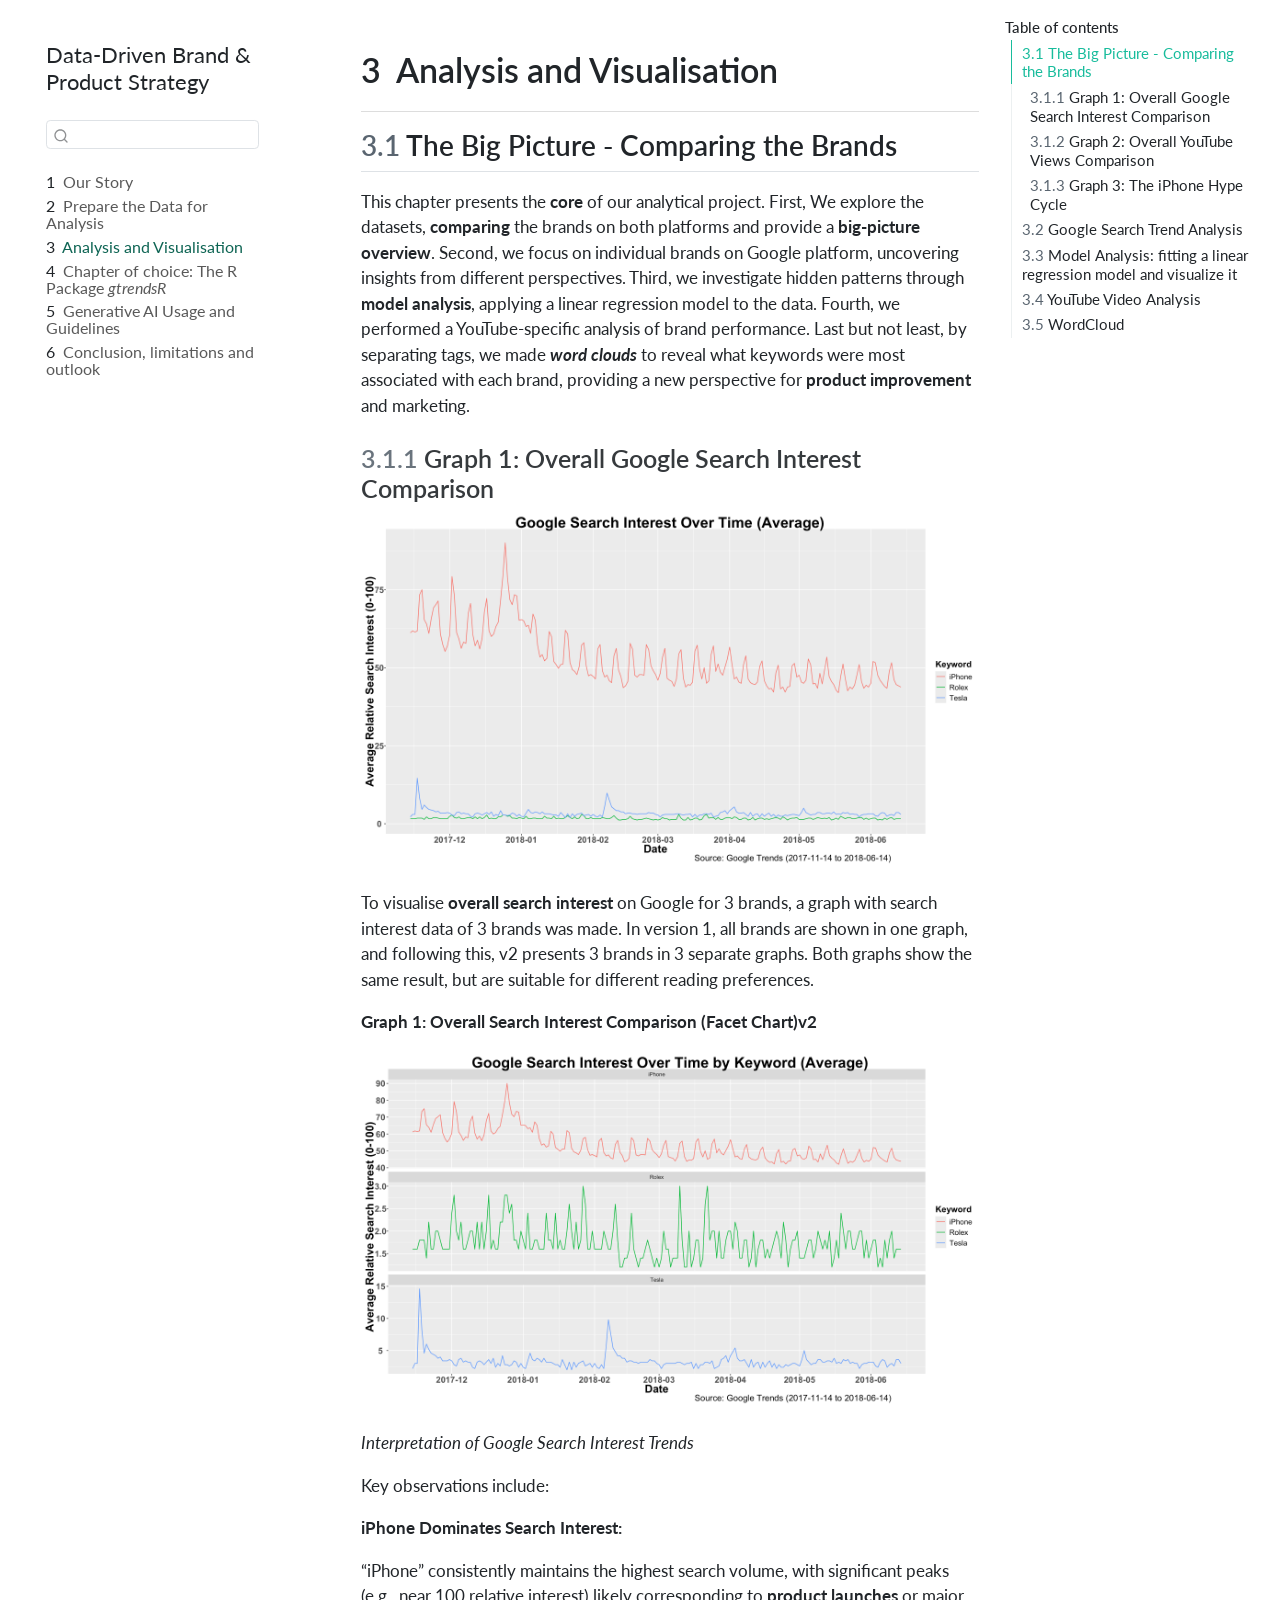
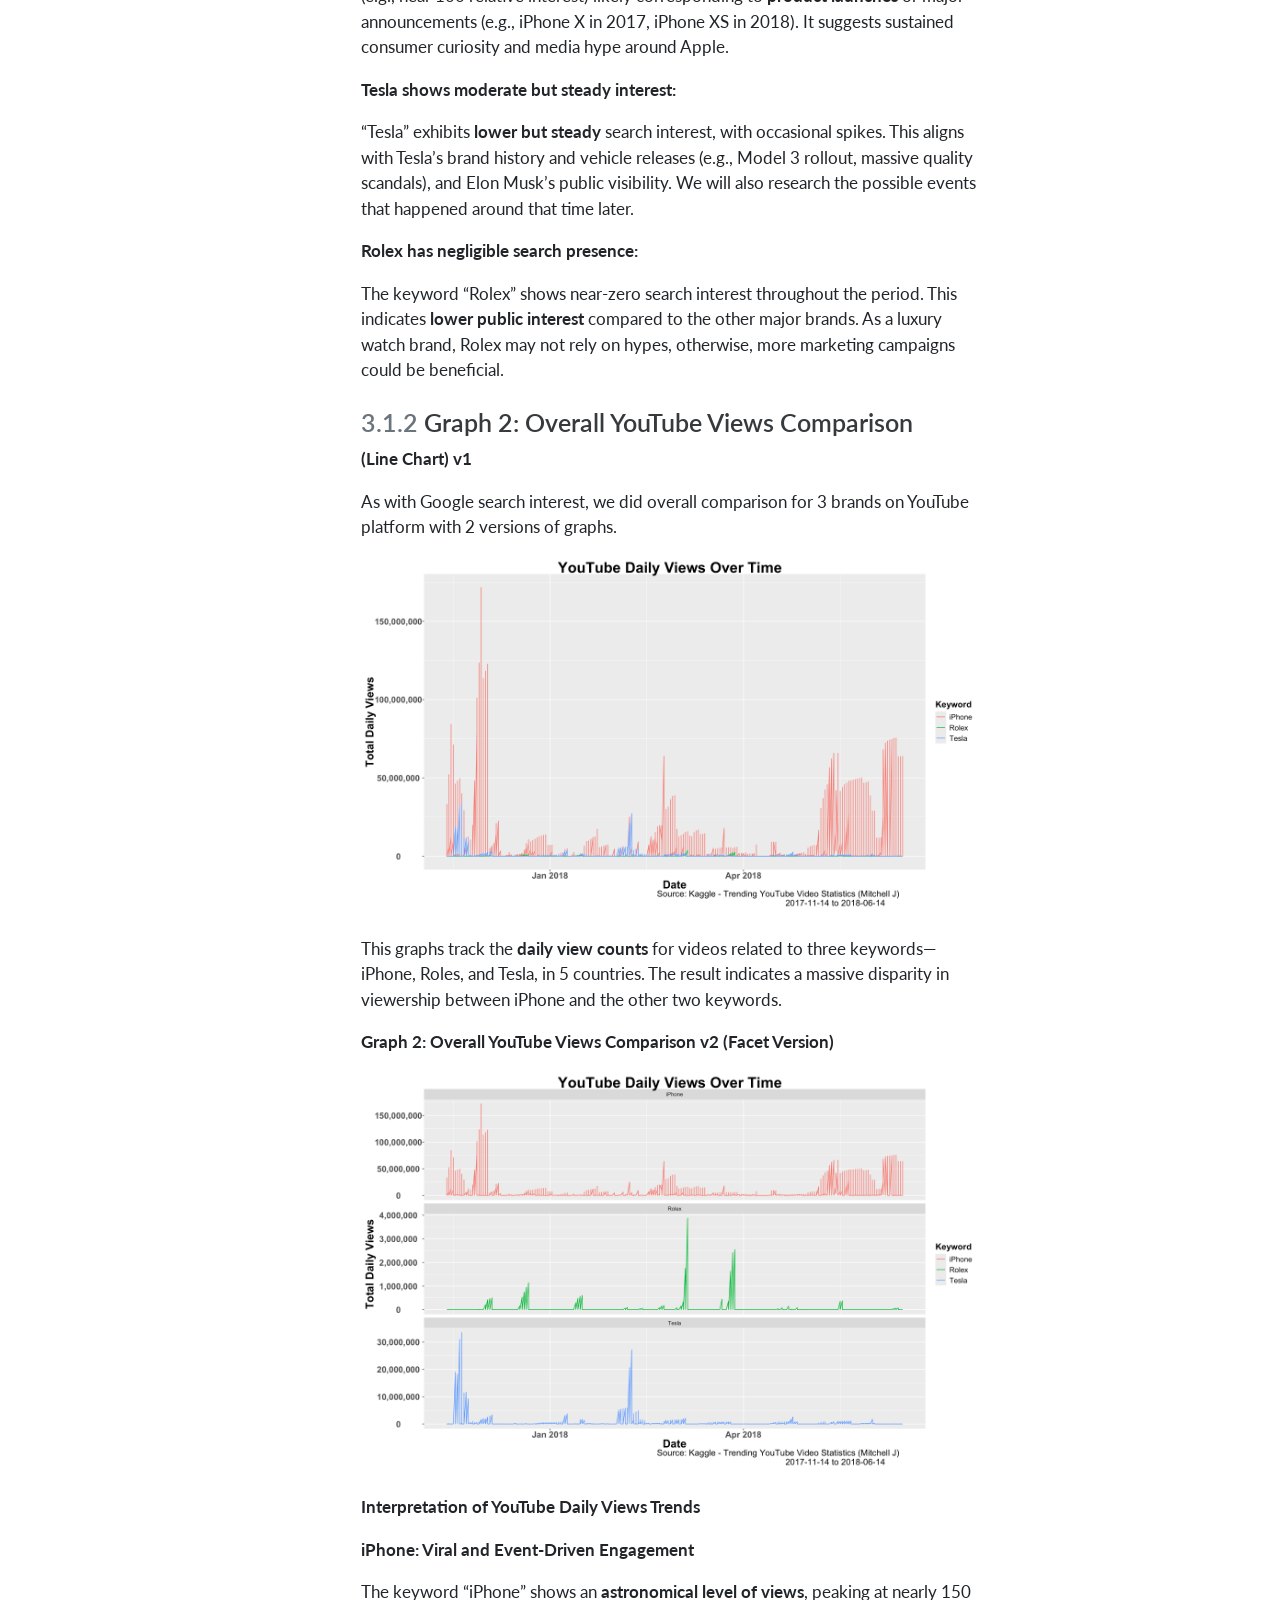
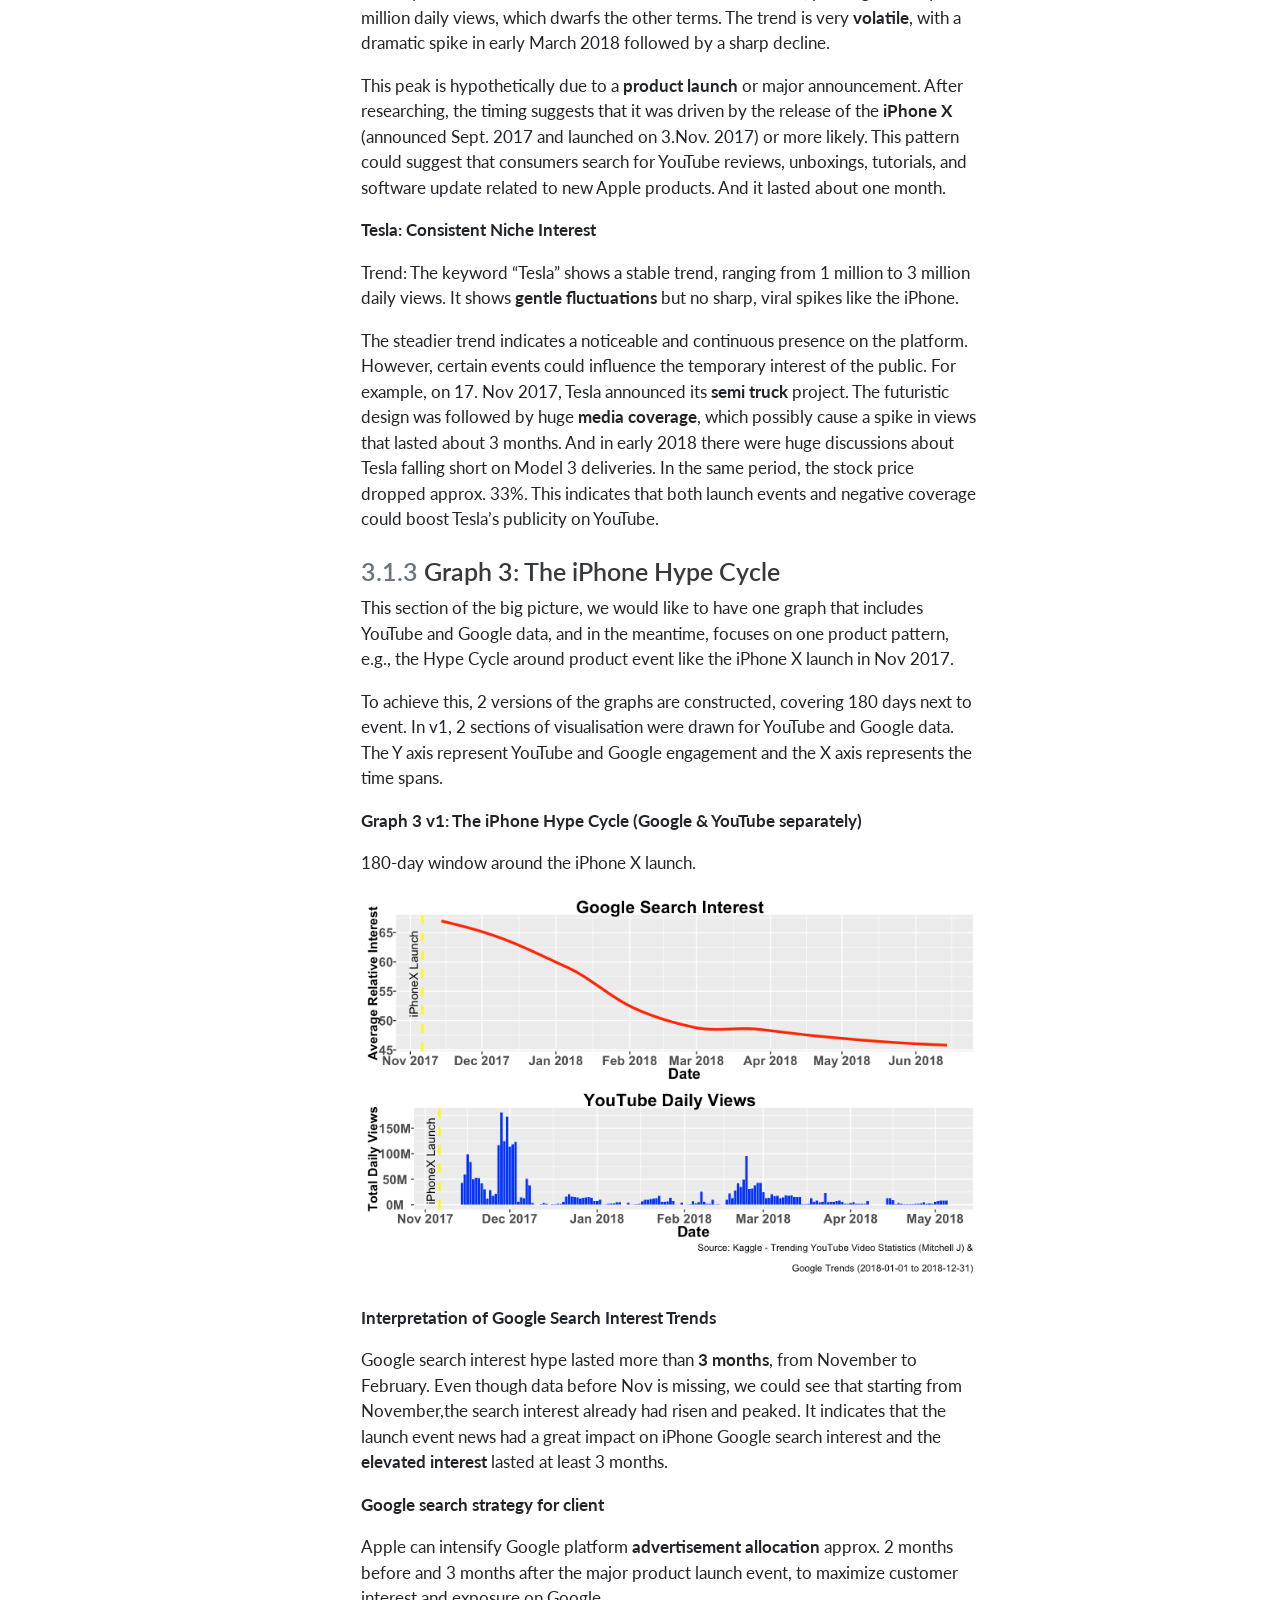
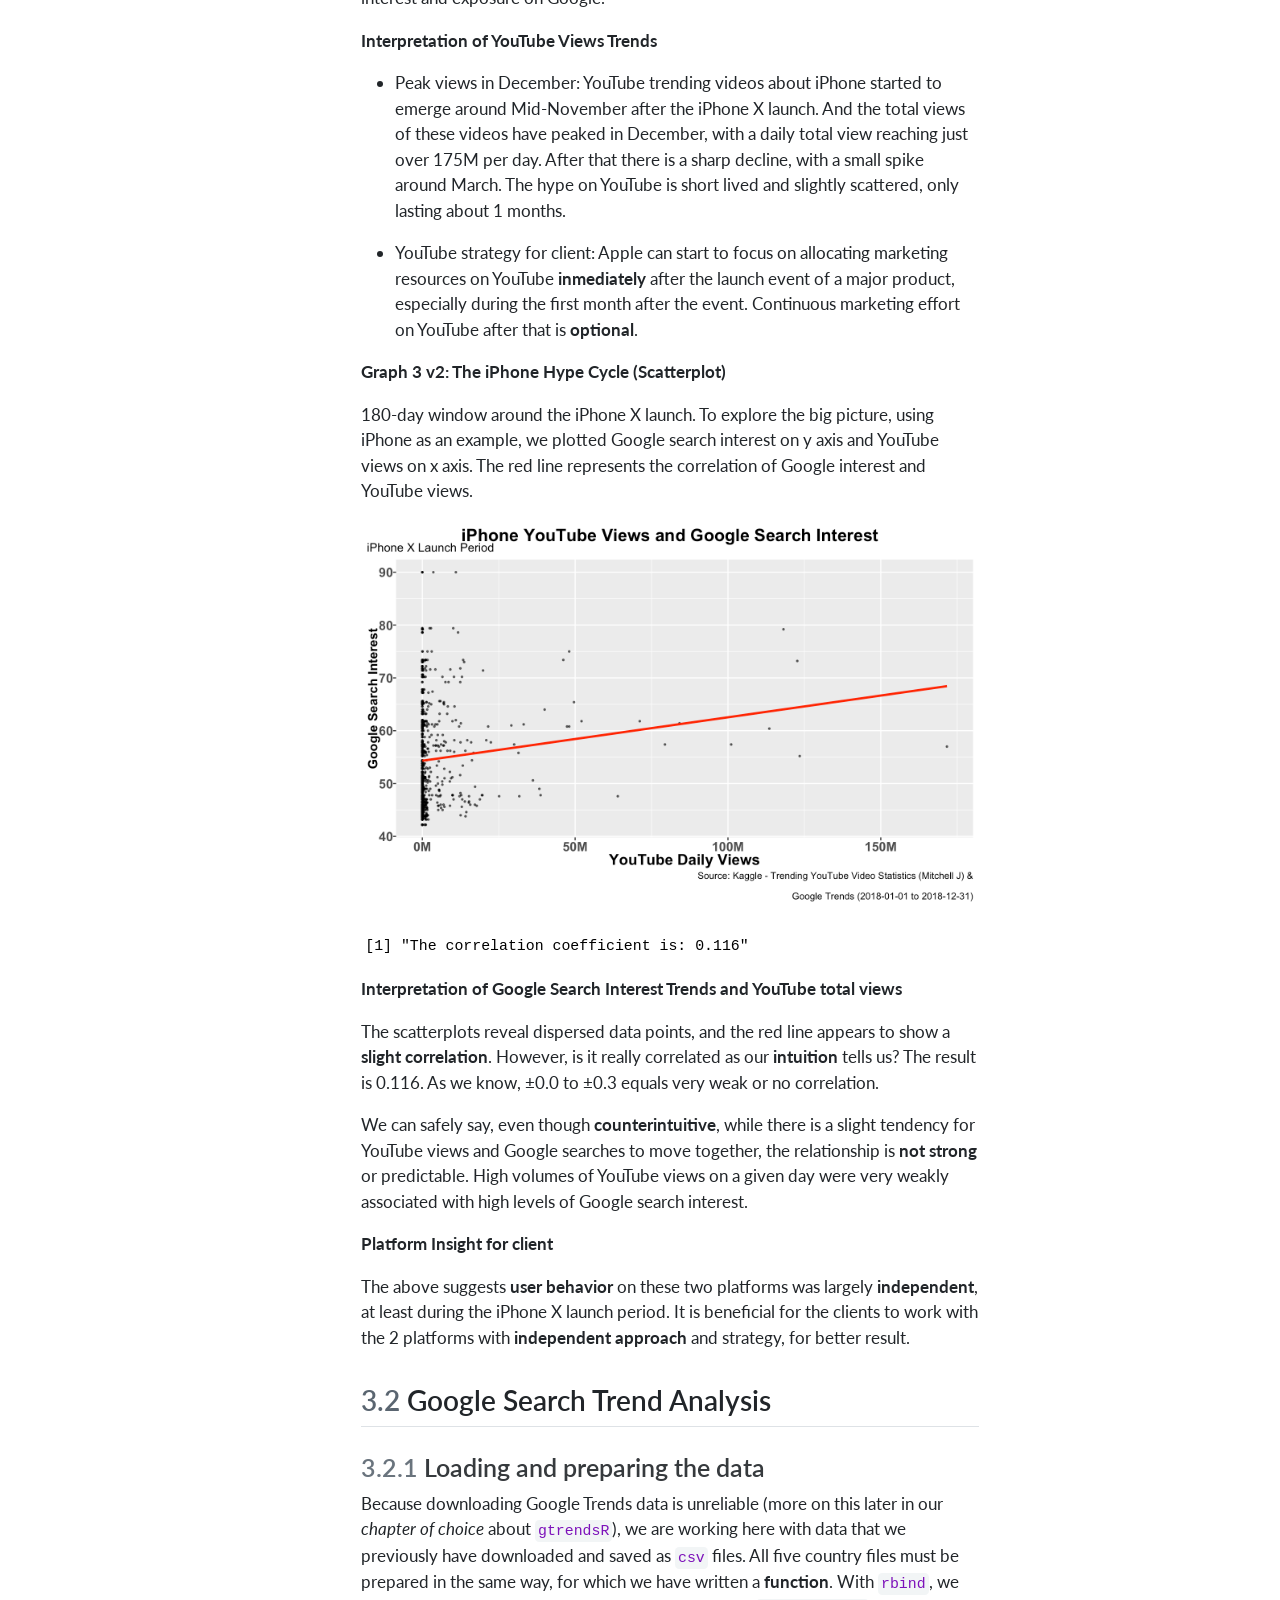
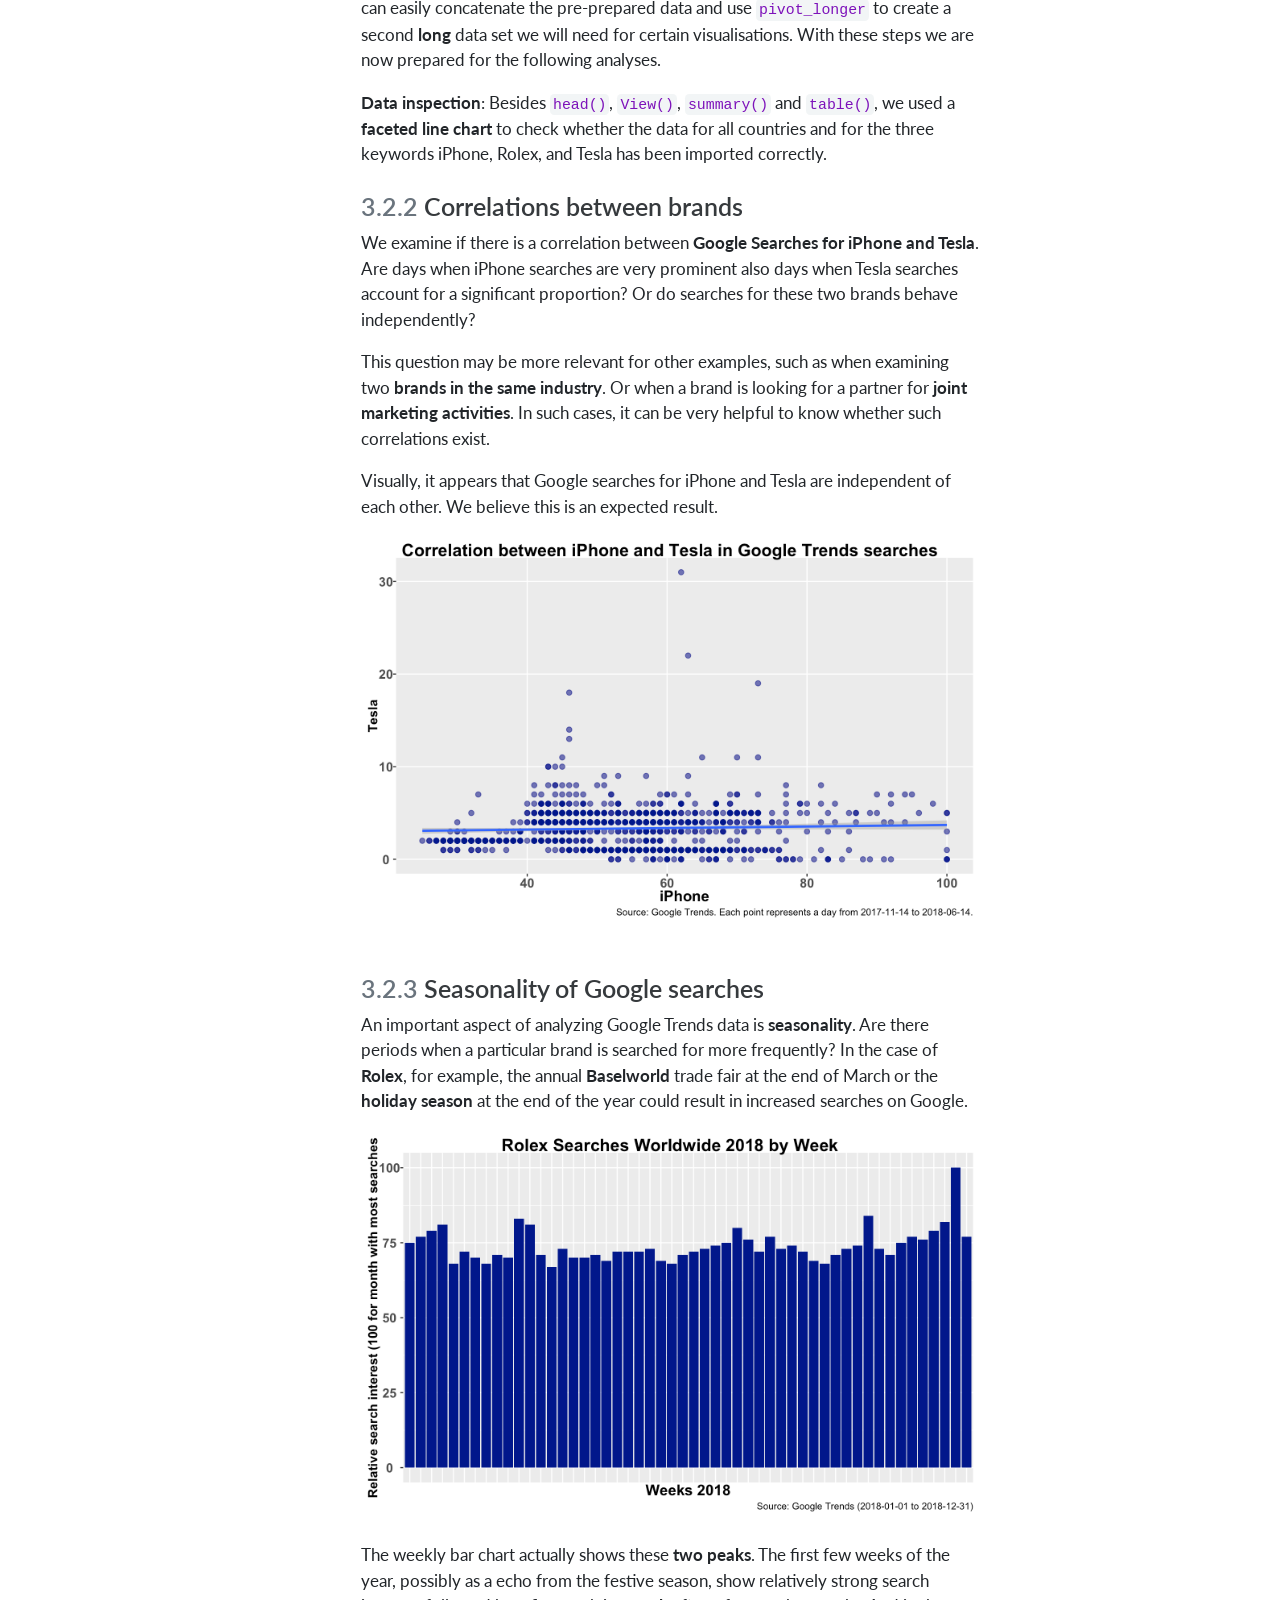
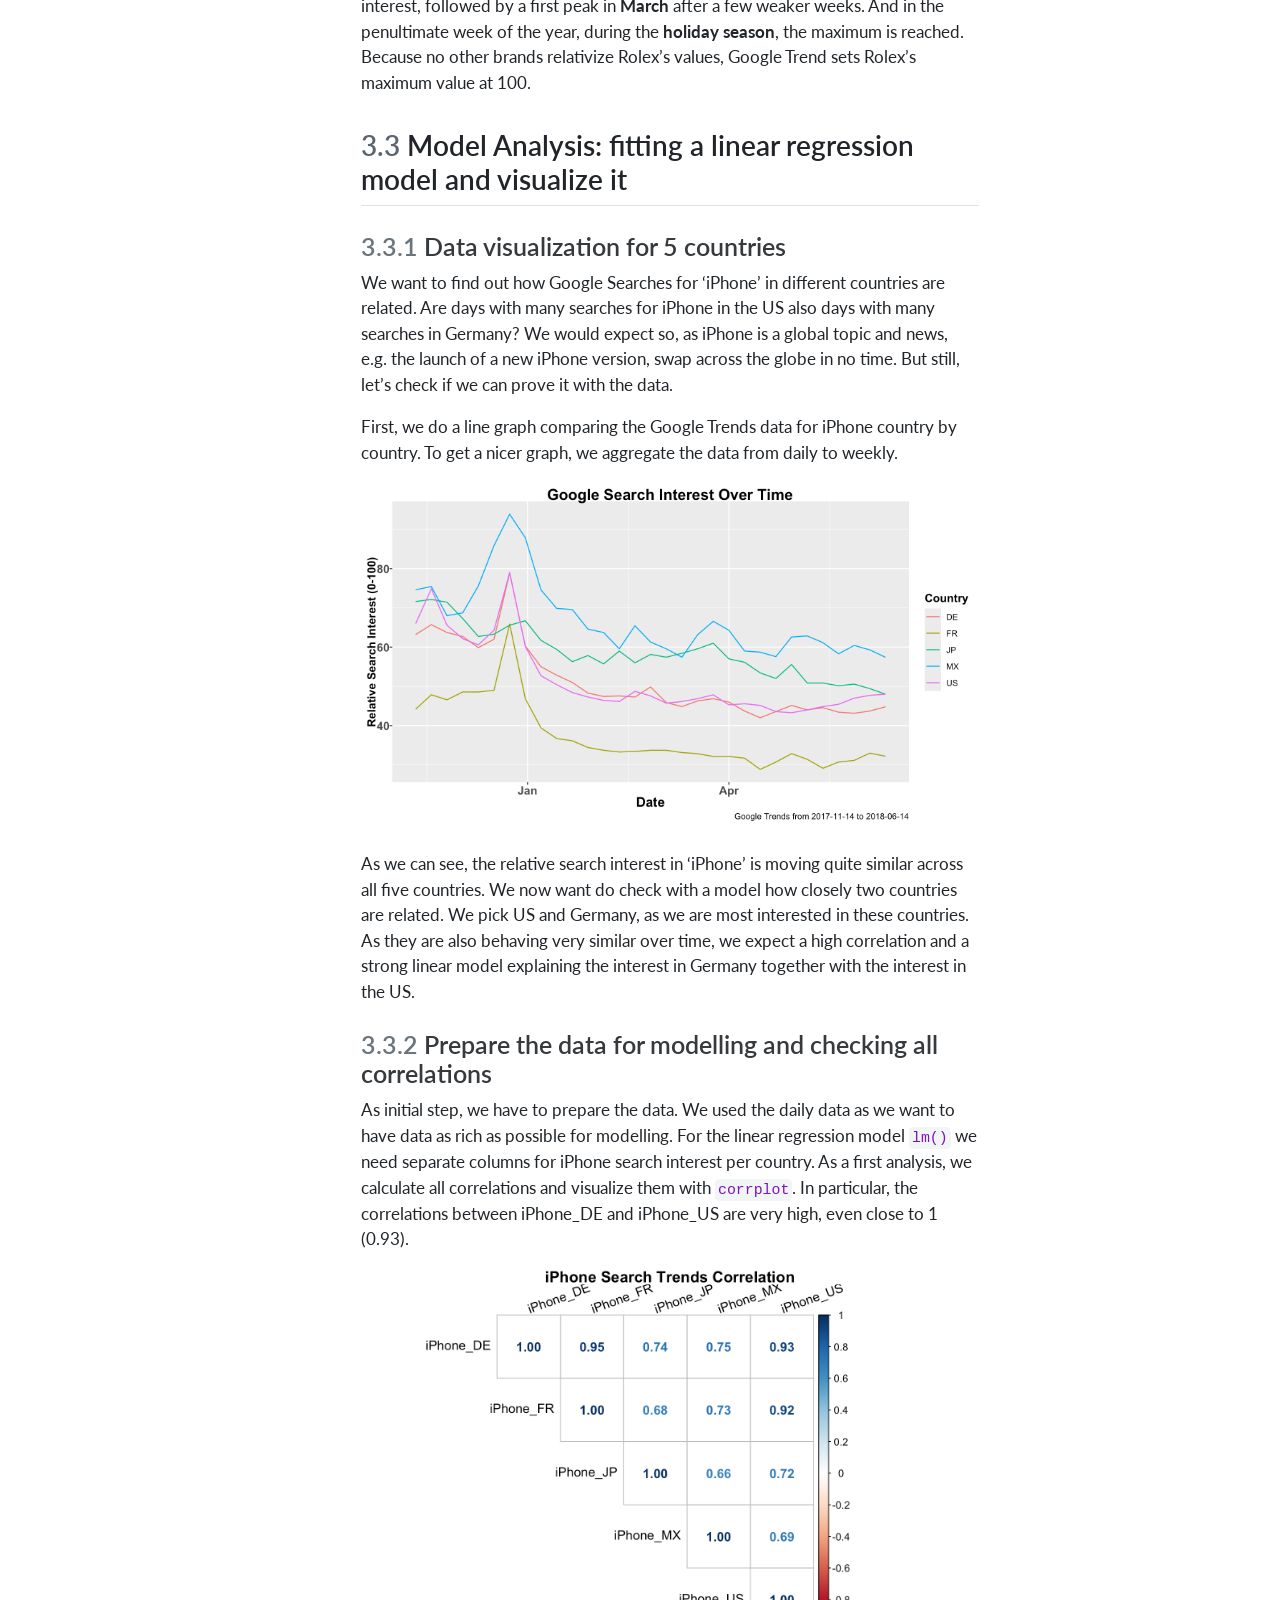
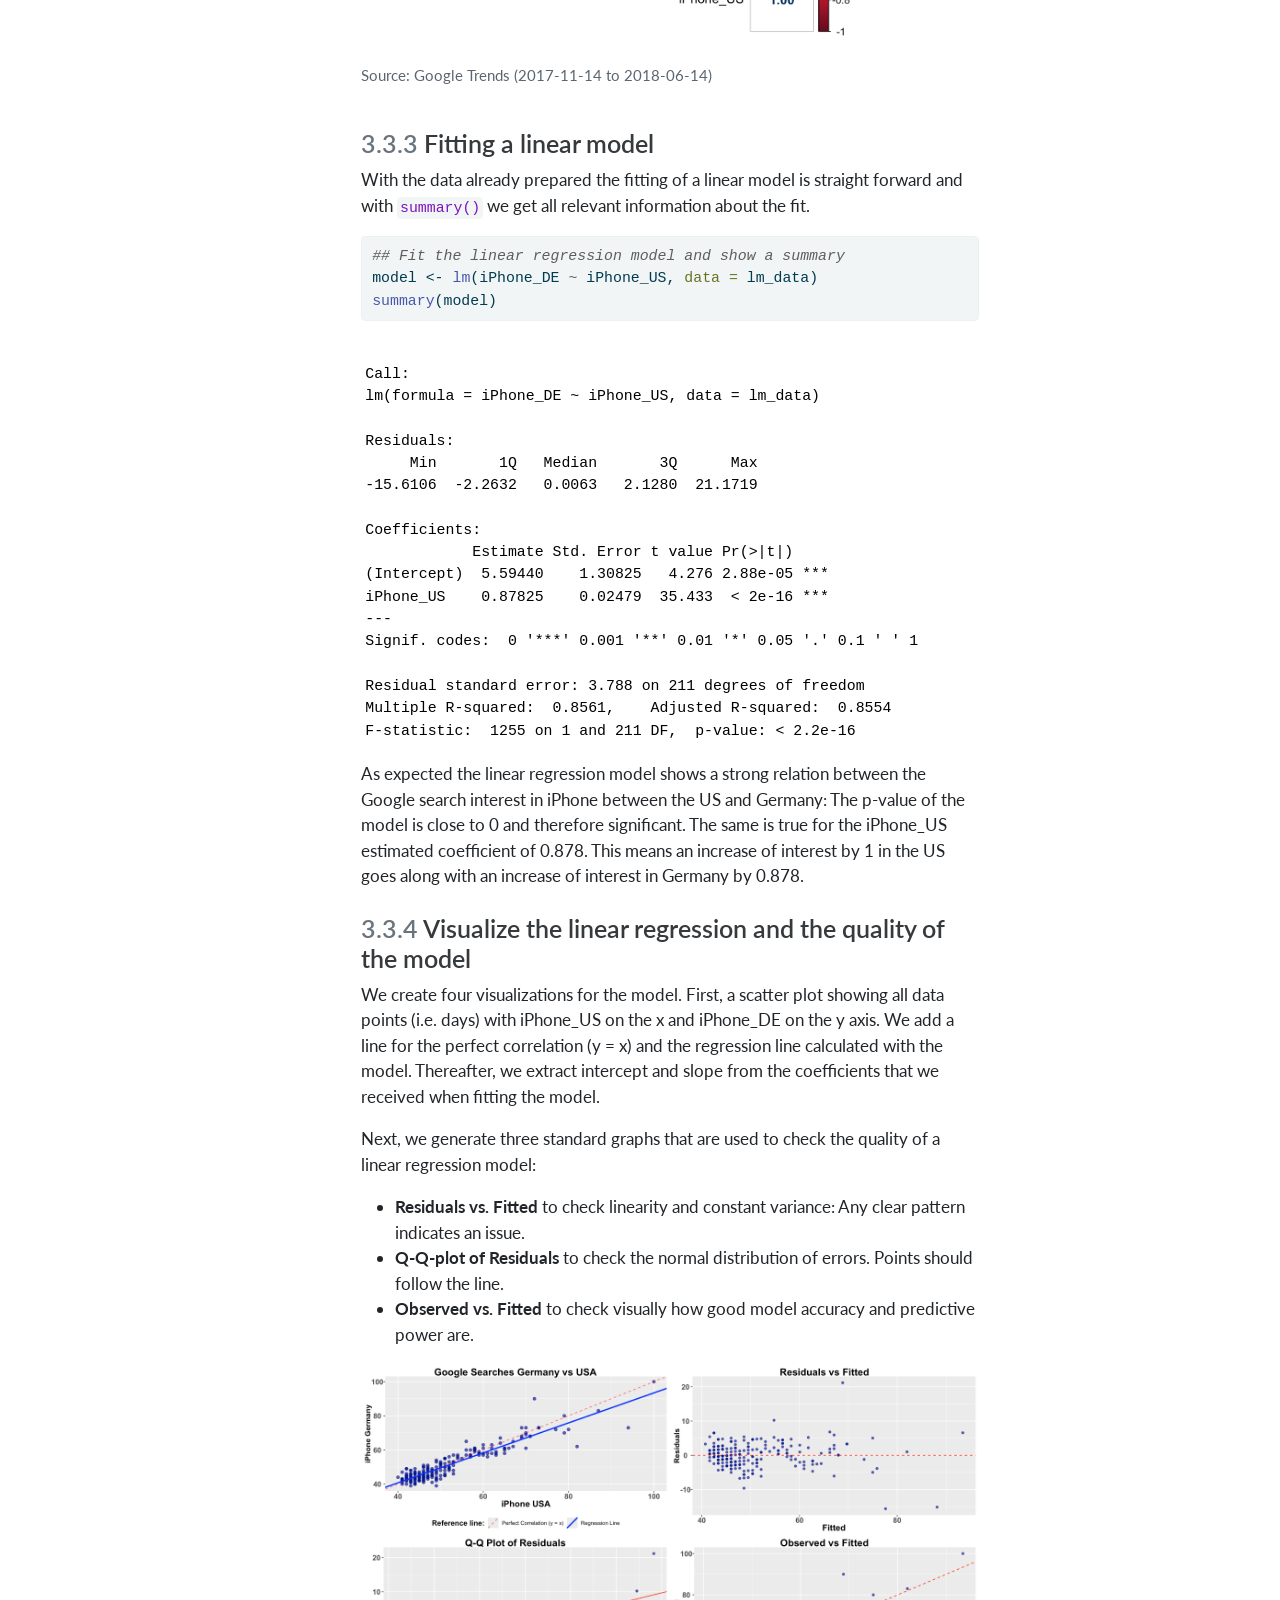
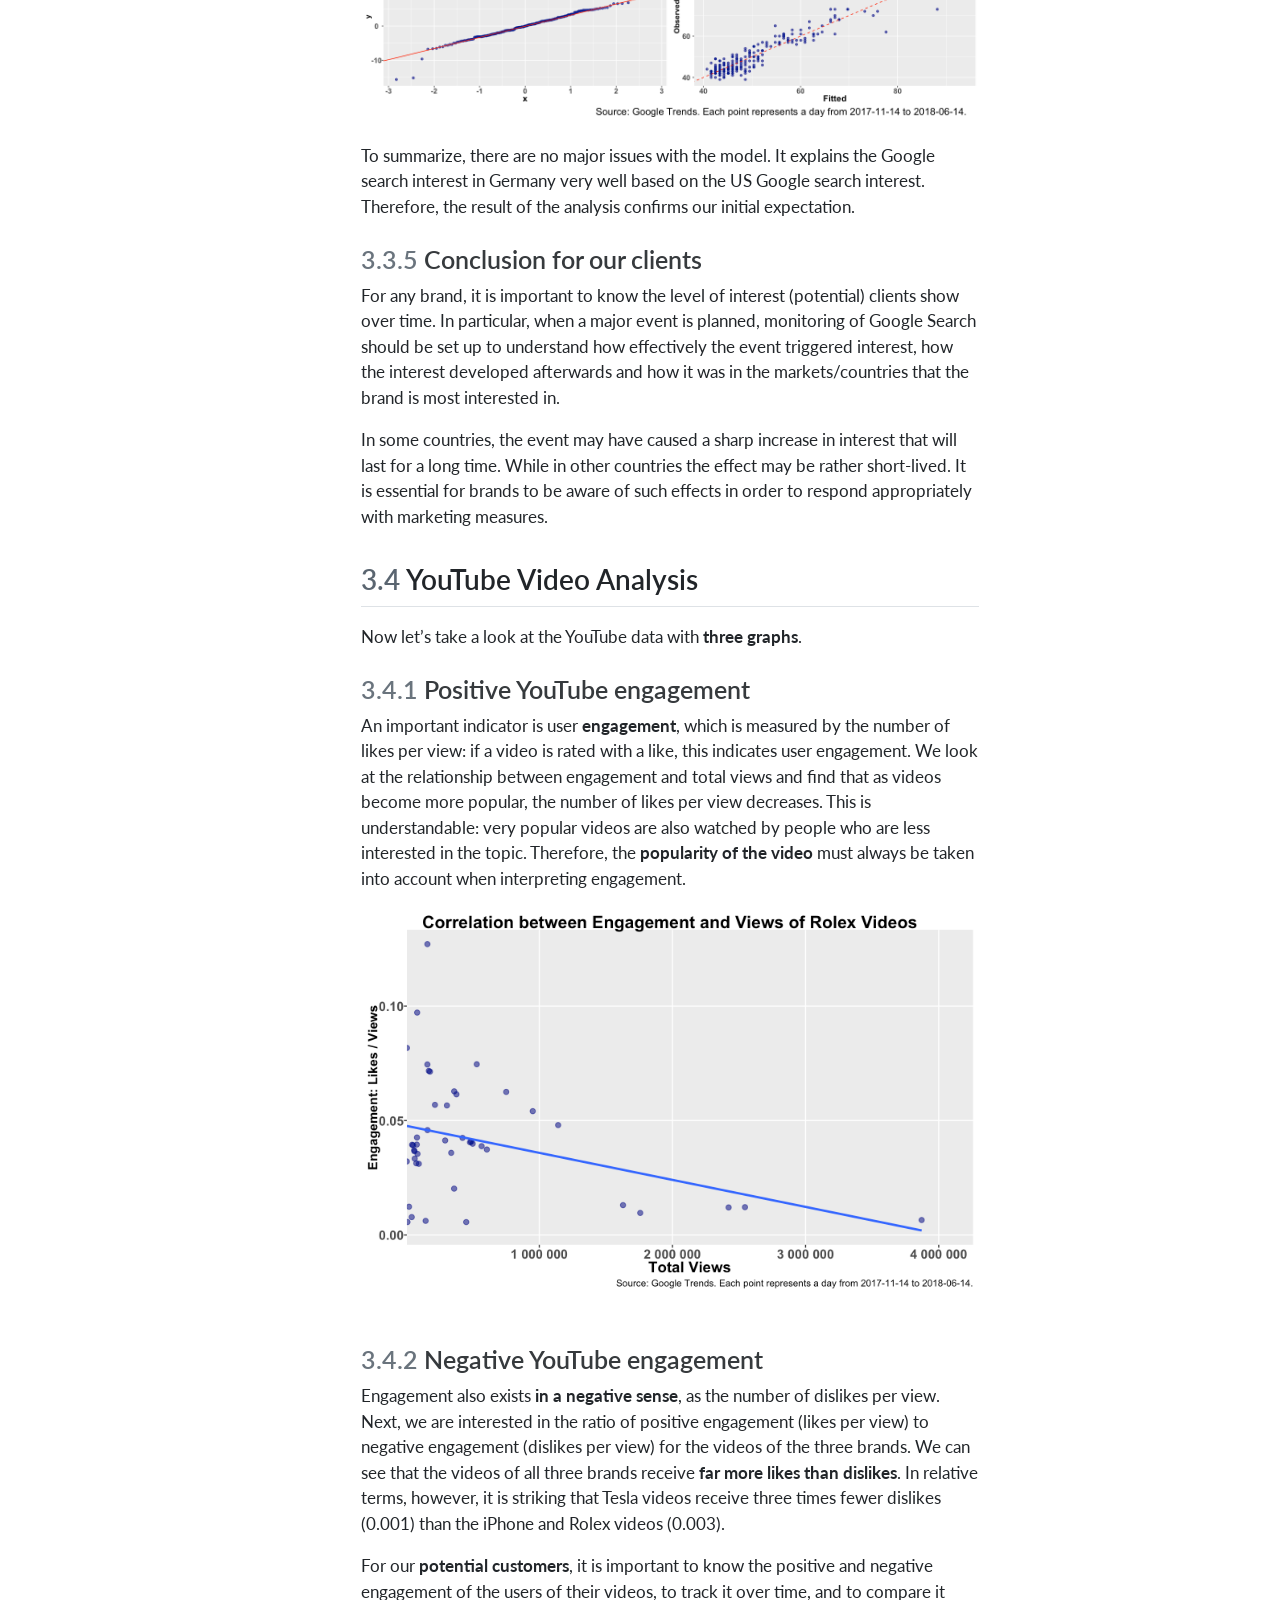
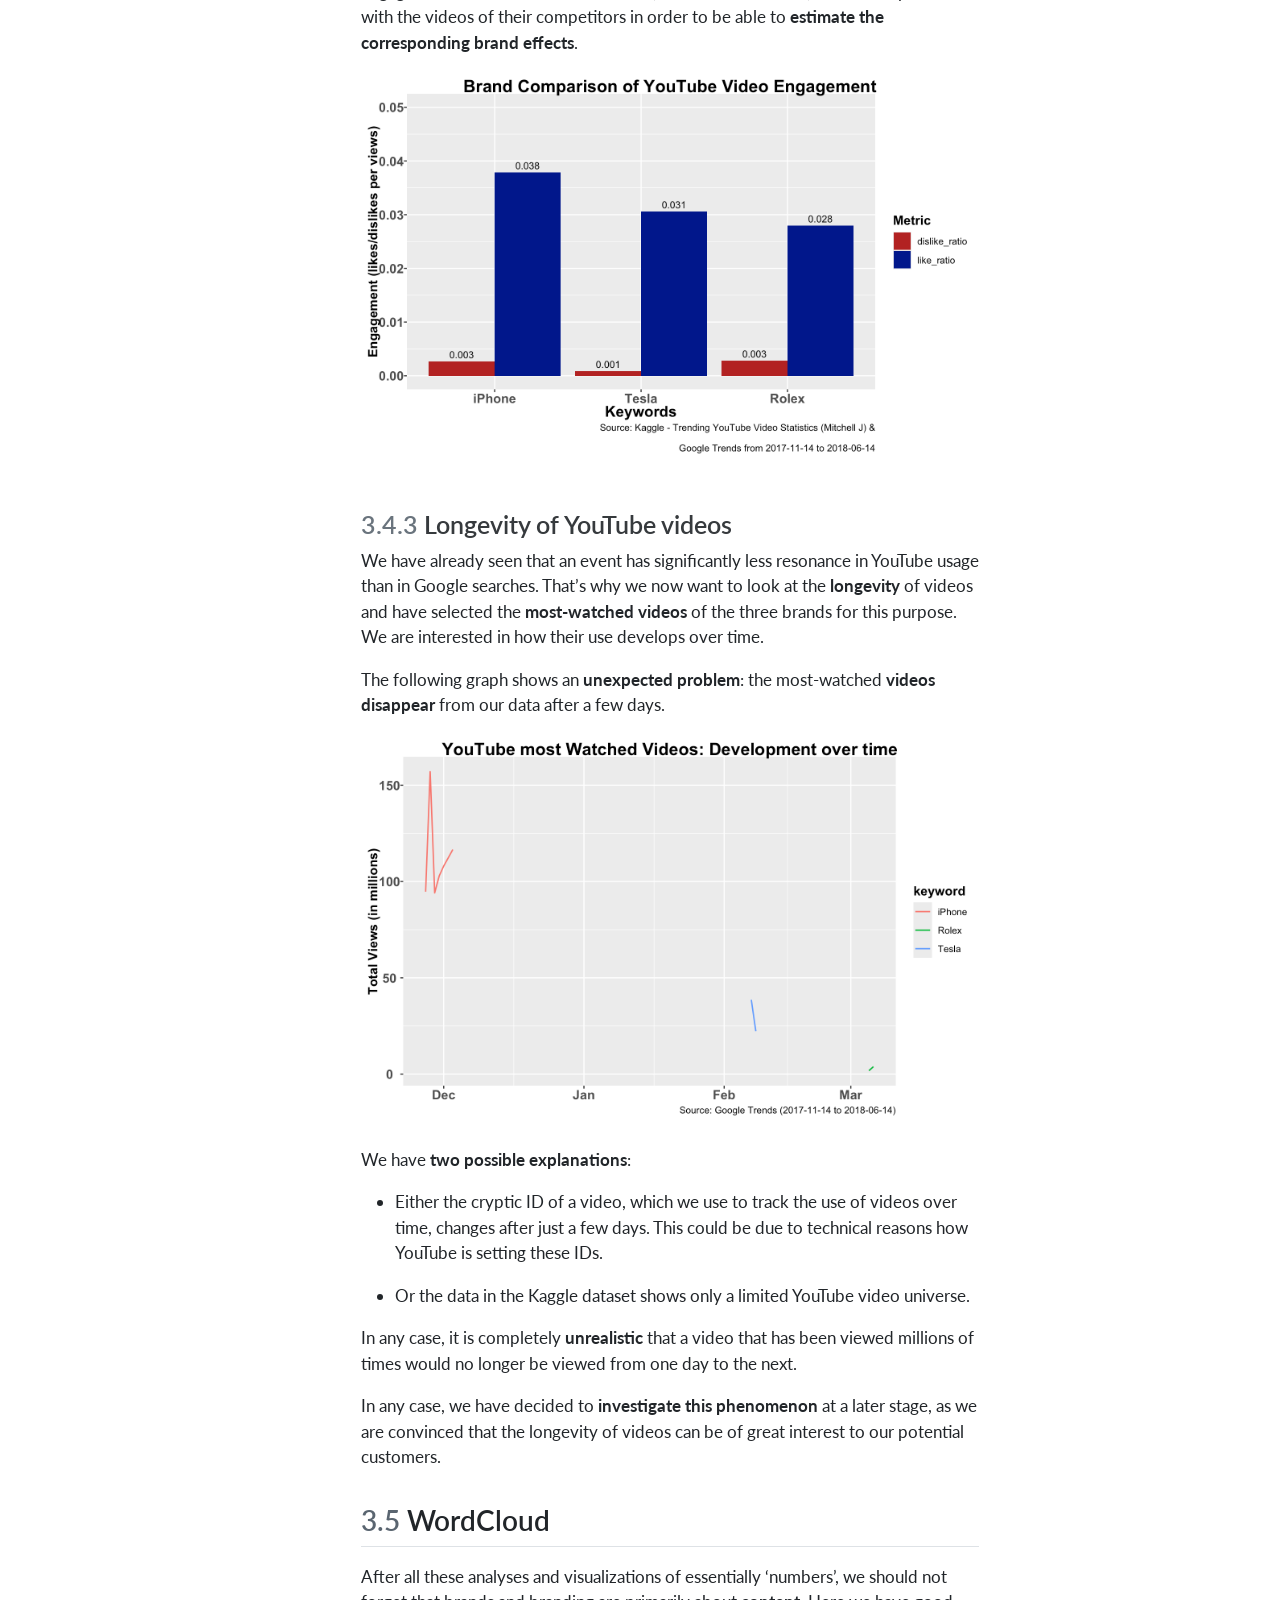
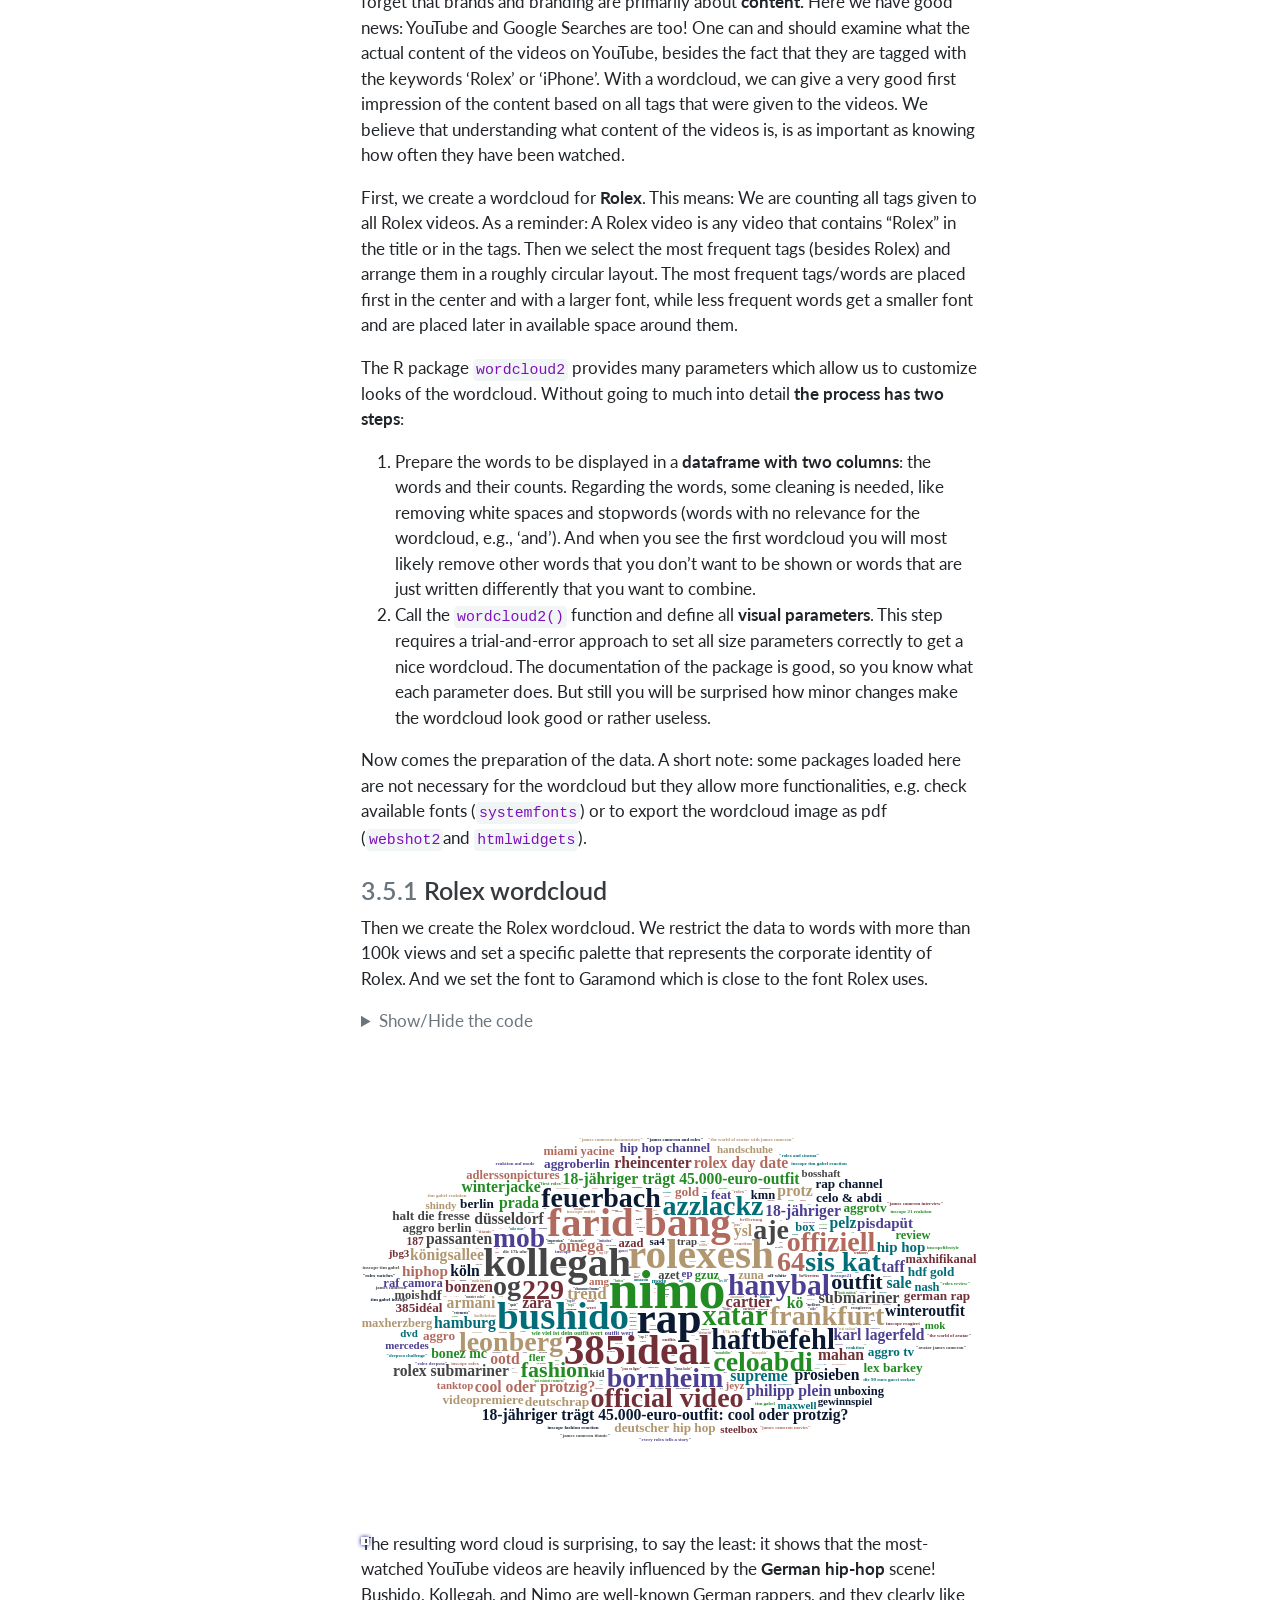
<file: _book/Chapters_Rbootcamp_Project/3_Analysis_Visualisation.html>
<!DOCTYPE html>
<html xmlns="http://www.w3.org/1999/xhtml" lang="en" xml:lang="en"><head>

<meta charset="utf-8">
<meta name="generator" content="quarto-1.8.24">

<meta name="viewport" content="width=device-width, initial-scale=1.0, user-scalable=yes">


<title>3&nbsp; Analysis and Visualisation – Data-Driven Brand &amp; Product Strategy</title>
<style>
code{white-space: pre-wrap;}
span.smallcaps{font-variant: small-caps;}
div.columns{display: flex; gap: min(4vw, 1.5em);}
div.column{flex: auto; overflow-x: auto;}
div.hanging-indent{margin-left: 1.5em; text-indent: -1.5em;}
ul.task-list{list-style: none;}
ul.task-list li input[type="checkbox"] {
  width: 0.8em;
  margin: 0 0.8em 0.2em -1em; /* quarto-specific, see https://github.com/quarto-dev/quarto-cli/issues/4556 */ 
  vertical-align: middle;
}
/* CSS for syntax highlighting */
html { -webkit-text-size-adjust: 100%; }
pre > code.sourceCode { white-space: pre; position: relative; }
pre > code.sourceCode > span { display: inline-block; line-height: 1.25; }
pre > code.sourceCode > span:empty { height: 1.2em; }
.sourceCode { overflow: visible; }
code.sourceCode > span { color: inherit; text-decoration: inherit; }
div.sourceCode { margin: 1em 0; }
pre.sourceCode { margin: 0; }
@media screen {
div.sourceCode { overflow: auto; }
}
@media print {
pre > code.sourceCode { white-space: pre-wrap; }
pre > code.sourceCode > span { text-indent: -5em; padding-left: 5em; }
}
pre.numberSource code
  { counter-reset: source-line 0; }
pre.numberSource code > span
  { position: relative; left: -4em; counter-increment: source-line; }
pre.numberSource code > span > a:first-child::before
  { content: counter(source-line);
    position: relative; left: -1em; text-align: right; vertical-align: baseline;
    border: none; display: inline-block;
    -webkit-touch-callout: none; -webkit-user-select: none;
    -khtml-user-select: none; -moz-user-select: none;
    -ms-user-select: none; user-select: none;
    padding: 0 4px; width: 4em;
  }
pre.numberSource { margin-left: 3em;  padding-left: 4px; }
div.sourceCode
  {   }
@media screen {
pre > code.sourceCode > span > a:first-child::before { text-decoration: underline; }
}
</style>


<script src="../site_libs/quarto-nav/quarto-nav.js"></script>
<script src="../site_libs/quarto-nav/headroom.min.js"></script>
<script src="../site_libs/clipboard/clipboard.min.js"></script>
<script src="../site_libs/quarto-search/autocomplete.umd.js"></script>
<script src="../site_libs/quarto-search/fuse.min.js"></script>
<script src="../site_libs/quarto-search/quarto-search.js"></script>
<meta name="quarto:offset" content="../">
<link href="../Chapters_Rbootcamp_Project/4_chapter_package_of_choice.html" rel="next">
<link href="../Chapters_Rbootcamp_Project/2_Prepare_the_Data_for_Analysis.html" rel="prev">
<script src="../site_libs/quarto-html/quarto.js" type="module"></script>
<script src="../site_libs/quarto-html/tabsets/tabsets.js" type="module"></script>
<script src="../site_libs/quarto-html/axe/axe-check.js" type="module"></script>
<script src="../site_libs/quarto-html/popper.min.js"></script>
<script src="../site_libs/quarto-html/tippy.umd.min.js"></script>
<script src="../site_libs/quarto-html/anchor.min.js"></script>
<link href="../site_libs/quarto-html/tippy.css" rel="stylesheet">
<link href="../site_libs/quarto-html/quarto-syntax-highlighting-dc55a5b9e770e841cd82e46aadbfb9b0.css" rel="stylesheet" id="quarto-text-highlighting-styles">
<script src="../site_libs/bootstrap/bootstrap.min.js"></script>
<link href="../site_libs/bootstrap/bootstrap-icons.css" rel="stylesheet">
<link href="../site_libs/bootstrap/bootstrap-22e83d4e5eff2a99ccc45532742ac980.min.css" rel="stylesheet" append-hash="true" id="quarto-bootstrap" data-mode="light">
<script id="quarto-search-options" type="application/json">{
  "location": "sidebar",
  "copy-button": false,
  "collapse-after": 3,
  "panel-placement": "start",
  "type": "textbox",
  "limit": 50,
  "keyboard-shortcut": [
    "f",
    "/",
    "s"
  ],
  "show-item-context": false,
  "language": {
    "search-no-results-text": "No results",
    "search-matching-documents-text": "matching documents",
    "search-copy-link-title": "Copy link to search",
    "search-hide-matches-text": "Hide additional matches",
    "search-more-match-text": "more match in this document",
    "search-more-matches-text": "more matches in this document",
    "search-clear-button-title": "Clear",
    "search-text-placeholder": "",
    "search-detached-cancel-button-title": "Cancel",
    "search-submit-button-title": "Submit",
    "search-label": "Search"
  }
}</script>
<link href="../site_libs/htmltools-fill-0.5.8.1/fill.css" rel="stylesheet">
<script src="../site_libs/htmlwidgets-1.6.4/htmlwidgets.js"></script>
<link href="../site_libs/wordcloud2-0.0.1/wordcloud.css" rel="stylesheet">
<script src="../site_libs/wordcloud2-0.0.1/wordcloud2-all.js"></script>
<script src="../site_libs/wordcloud2-0.0.1/hover.js"></script>
<script src="../site_libs/wordcloud2-binding-0.2.1/wordcloud2.js"></script>


<link rel="stylesheet" href="../style.css">
</head>

<body class="nav-sidebar floating quarto-light">

<div id="quarto-search-results"></div>
  <header id="quarto-header" class="headroom fixed-top">
  <nav class="quarto-secondary-nav">
    <div class="container-fluid d-flex">
      <button type="button" class="quarto-btn-toggle btn" data-bs-toggle="collapse" role="button" data-bs-target=".quarto-sidebar-collapse-item" aria-controls="quarto-sidebar" aria-expanded="false" aria-label="Toggle sidebar navigation" onclick="if (window.quartoToggleHeadroom) { window.quartoToggleHeadroom(); }">
        <i class="bi bi-layout-text-sidebar-reverse"></i>
      </button>
        <nav class="quarto-page-breadcrumbs" aria-label="breadcrumb"><ol class="breadcrumb"><li class="breadcrumb-item"><a href="../Chapters_Rbootcamp_Project/3_Analysis_Visualisation.html"><span class="chapter-number">3</span>&nbsp; <span class="chapter-title">Analysis and Visualisation</span></a></li></ol></nav>
        <a class="flex-grow-1" role="navigation" data-bs-toggle="collapse" data-bs-target=".quarto-sidebar-collapse-item" aria-controls="quarto-sidebar" aria-expanded="false" aria-label="Toggle sidebar navigation" onclick="if (window.quartoToggleHeadroom) { window.quartoToggleHeadroom(); }">      
        </a>
      <button type="button" class="btn quarto-search-button" aria-label="Search" onclick="window.quartoOpenSearch();">
        <i class="bi bi-search"></i>
      </button>
    </div>
  </nav>
</header>
<!-- content -->
<div id="quarto-content" class="quarto-container page-columns page-rows-contents page-layout-full">
<!-- sidebar -->
  <nav id="quarto-sidebar" class="sidebar collapse collapse-horizontal quarto-sidebar-collapse-item sidebar-navigation floating overflow-auto">
    <div class="pt-lg-2 mt-2 text-left sidebar-header sidebar-header-stacked">
      <a href="../index.html" class="sidebar-logo-link">
      </a>
    <div class="sidebar-title mb-0 py-0">
      <a href="../">Data-Driven Brand &amp; Product Strategy</a> 
    </div>
      </div>
        <div class="mt-2 flex-shrink-0 align-items-center">
        <div class="sidebar-search">
        <div id="quarto-search" class="" title="Search"></div>
        </div>
        </div>
    <div class="sidebar-menu-container"> 
    <ul class="list-unstyled mt-1">
        <li class="sidebar-item">
  <div class="sidebar-item-container"> 
  <a href="../index.html" class="sidebar-item-text sidebar-link">
 <span class="menu-text"><span class="chapter-number">1</span>&nbsp; <span class="chapter-title">Our Story</span></span></a>
  </div>
</li>
        <li class="sidebar-item">
  <div class="sidebar-item-container"> 
  <a href="../Chapters_Rbootcamp_Project/2_Prepare_the_Data_for_Analysis.html" class="sidebar-item-text sidebar-link">
 <span class="menu-text"><span class="chapter-number">2</span>&nbsp; <span class="chapter-title">Prepare the Data for Analysis</span></span></a>
  </div>
</li>
        <li class="sidebar-item">
  <div class="sidebar-item-container"> 
  <a href="../Chapters_Rbootcamp_Project/3_Analysis_Visualisation.html" class="sidebar-item-text sidebar-link active">
 <span class="menu-text"><span class="chapter-number">3</span>&nbsp; <span class="chapter-title">Analysis and Visualisation</span></span></a>
  </div>
</li>
        <li class="sidebar-item">
  <div class="sidebar-item-container"> 
  <a href="../Chapters_Rbootcamp_Project/4_chapter_package_of_choice.html" class="sidebar-item-text sidebar-link">
 <span class="menu-text"><span class="chapter-number">4</span>&nbsp; <span class="chapter-title">Chapter of choice: The R Package <em>gtrendsR</em></span></span></a>
  </div>
</li>
        <li class="sidebar-item">
  <div class="sidebar-item-container"> 
  <a href="../Chapters_Rbootcamp_Project/5_Generative_AI.html" class="sidebar-item-text sidebar-link">
 <span class="menu-text"><span class="chapter-number">5</span>&nbsp; <span class="chapter-title">Generative AI Usage and Guidelines</span></span></a>
  </div>
</li>
        <li class="sidebar-item">
  <div class="sidebar-item-container"> 
  <a href="../Chapters_Rbootcamp_Project/6_Conclusion_Limitation_Outlook.html" class="sidebar-item-text sidebar-link">
 <span class="menu-text"><span class="chapter-number">6</span>&nbsp; <span class="chapter-title">Conclusion, limitations and outlook</span></span></a>
  </div>
</li>
    </ul>
    </div>
</nav>
<div id="quarto-sidebar-glass" class="quarto-sidebar-collapse-item" data-bs-toggle="collapse" data-bs-target=".quarto-sidebar-collapse-item"></div>
<!-- margin-sidebar -->
    <div id="quarto-margin-sidebar" class="sidebar margin-sidebar">
        <nav id="TOC" role="doc-toc" class="toc-active">
    <h2 id="toc-title">Table of contents</h2>
   
  <ul>
  <li><a href="#the-big-picture---comparing-the-brands" id="toc-the-big-picture---comparing-the-brands" class="nav-link active" data-scroll-target="#the-big-picture---comparing-the-brands"><span class="header-section-number">3.1</span> The Big Picture - Comparing the Brands</a>
  <ul class="collapse">
  <li><a href="#graph-1-overall-google-search-interest-comparison" id="toc-graph-1-overall-google-search-interest-comparison" class="nav-link" data-scroll-target="#graph-1-overall-google-search-interest-comparison"><span class="header-section-number">3.1.1</span> Graph 1: Overall Google Search Interest Comparison</a></li>
  <li><a href="#graph-2-overall-youtube-views-comparison" id="toc-graph-2-overall-youtube-views-comparison" class="nav-link" data-scroll-target="#graph-2-overall-youtube-views-comparison"><span class="header-section-number">3.1.2</span> Graph 2: Overall YouTube Views Comparison</a></li>
  <li><a href="#graph-3-the-iphone-hype-cycle" id="toc-graph-3-the-iphone-hype-cycle" class="nav-link" data-scroll-target="#graph-3-the-iphone-hype-cycle"><span class="header-section-number">3.1.3</span> Graph 3: The iPhone Hype Cycle</a></li>
  </ul></li>
  <li><a href="#google-search-trend-analysis" id="toc-google-search-trend-analysis" class="nav-link" data-scroll-target="#google-search-trend-analysis"><span class="header-section-number">3.2</span> Google Search Trend Analysis</a>
  <ul class="collapse">
  <li><a href="#loading-and-preparing-the-data" id="toc-loading-and-preparing-the-data" class="nav-link" data-scroll-target="#loading-and-preparing-the-data"><span class="header-section-number">3.2.1</span> Loading and preparing the data</a></li>
  <li><a href="#correlations-between-brands" id="toc-correlations-between-brands" class="nav-link" data-scroll-target="#correlations-between-brands"><span class="header-section-number">3.2.2</span> Correlations between brands</a></li>
  <li><a href="#seasonality-of-google-searches" id="toc-seasonality-of-google-searches" class="nav-link" data-scroll-target="#seasonality-of-google-searches"><span class="header-section-number">3.2.3</span> Seasonality of Google searches</a></li>
  </ul></li>
  <li><a href="#model-analysis-fitting-a-linear-regression-model-and-visualize-it" id="toc-model-analysis-fitting-a-linear-regression-model-and-visualize-it" class="nav-link" data-scroll-target="#model-analysis-fitting-a-linear-regression-model-and-visualize-it"><span class="header-section-number">3.3</span> Model Analysis: fitting a linear regression model and visualize it</a>
  <ul class="collapse">
  <li><a href="#data-visualization-for-5-countries" id="toc-data-visualization-for-5-countries" class="nav-link" data-scroll-target="#data-visualization-for-5-countries"><span class="header-section-number">3.3.1</span> Data visualization for 5 countries</a></li>
  <li><a href="#prepare-the-data-for-modelling-and-checking-all-correlations" id="toc-prepare-the-data-for-modelling-and-checking-all-correlations" class="nav-link" data-scroll-target="#prepare-the-data-for-modelling-and-checking-all-correlations"><span class="header-section-number">3.3.2</span> Prepare the data for modelling and checking all correlations</a></li>
  <li><a href="#fitting-a-linear-model" id="toc-fitting-a-linear-model" class="nav-link" data-scroll-target="#fitting-a-linear-model"><span class="header-section-number">3.3.3</span> Fitting a linear model</a></li>
  <li><a href="#visualize-the-linear-regression-and-the-quality-of-the-model" id="toc-visualize-the-linear-regression-and-the-quality-of-the-model" class="nav-link" data-scroll-target="#visualize-the-linear-regression-and-the-quality-of-the-model"><span class="header-section-number">3.3.4</span> Visualize the linear regression and the quality of the model</a></li>
  <li><a href="#conclusion-for-our-clients" id="toc-conclusion-for-our-clients" class="nav-link" data-scroll-target="#conclusion-for-our-clients"><span class="header-section-number">3.3.5</span> Conclusion for our clients</a></li>
  </ul></li>
  <li><a href="#youtube-video-analysis" id="toc-youtube-video-analysis" class="nav-link" data-scroll-target="#youtube-video-analysis"><span class="header-section-number">3.4</span> YouTube Video Analysis</a>
  <ul class="collapse">
  <li><a href="#positive-youtube-engagement" id="toc-positive-youtube-engagement" class="nav-link" data-scroll-target="#positive-youtube-engagement"><span class="header-section-number">3.4.1</span> Positive YouTube engagement</a></li>
  <li><a href="#negative-youtube-engagement" id="toc-negative-youtube-engagement" class="nav-link" data-scroll-target="#negative-youtube-engagement"><span class="header-section-number">3.4.2</span> Negative YouTube engagement</a></li>
  <li><a href="#longevity-of-youtube-videos" id="toc-longevity-of-youtube-videos" class="nav-link" data-scroll-target="#longevity-of-youtube-videos"><span class="header-section-number">3.4.3</span> Longevity of YouTube videos</a></li>
  </ul></li>
  <li><a href="#wordcloud" id="toc-wordcloud" class="nav-link" data-scroll-target="#wordcloud"><span class="header-section-number">3.5</span> WordCloud</a>
  <ul class="collapse">
  <li><a href="#rolex-wordcloud" id="toc-rolex-wordcloud" class="nav-link" data-scroll-target="#rolex-wordcloud"><span class="header-section-number">3.5.1</span> Rolex wordcloud</a></li>
  <li><a href="#iphone-wordcloud" id="toc-iphone-wordcloud" class="nav-link" data-scroll-target="#iphone-wordcloud"><span class="header-section-number">3.5.2</span> iPhone wordcloud</a></li>
  </ul></li>
  </ul>
</nav>
    </div>
<!-- main -->
<main class="content column-body" id="quarto-document-content">

<header id="title-block-header" class="quarto-title-block default">
<div class="quarto-title">
<h1 class="title"><span class="chapter-number">3</span>&nbsp; <span class="chapter-title">Analysis and Visualisation</span></h1>
</div>



<div class="quarto-title-meta column-body">

    
  
    
  </div>
  


</header>


<section id="the-big-picture---comparing-the-brands" class="level2" data-number="3.1">
<h2 data-number="3.1" class="anchored" data-anchor-id="the-big-picture---comparing-the-brands"><span class="header-section-number">3.1</span> The Big Picture - Comparing the Brands</h2>
<p>This chapter presents the <strong>core</strong> of our analytical project. First, We explore the datasets, <strong>comparing</strong> the brands on both platforms and provide a <strong>big-picture overview</strong>. Second, we focus on individual brands on Google platform, uncovering insights from different perspectives. Third, we investigate hidden patterns through <strong>model analysis</strong>, applying a linear regression model to the data. Fourth, we performed a YouTube-specific analysis of brand performance. Last but not least, by separating tags, we made <strong><em>word clouds</em></strong> to reveal what keywords were most associated with each brand, providing a new perspective for <strong>product improvement</strong> and marketing.</p>
<section id="graph-1-overall-google-search-interest-comparison" class="level3" data-number="3.1.1">
<h3 data-number="3.1.1" class="anchored" data-anchor-id="graph-1-overall-google-search-interest-comparison"><span class="header-section-number">3.1.1</span> Graph 1: Overall Google Search Interest Comparison</h3>
<div class="cell">
<div class="cell-output-display">
<div>
<figure class="figure">
<p><img src="3_Analysis_Visualisation_files/figure-html/graph1 Google Comparison v1-1.png" class="img-fluid figure-img" width="1344"></p>
</figure>
</div>
</div>
</div>
<p>To visualise <strong>overall search interest</strong> on Google for 3 brands, a graph with search interest data of 3 brands was made. In version 1, all brands are shown in one graph, and following this, v2 presents 3 brands in 3 separate graphs. Both graphs show the same result, but are suitable for different reading preferences.</p>
<p><strong>Graph 1: Overall Search Interest Comparison (Facet Chart)v2</strong></p>
<div class="cell">
<div class="cell-output-display">
<div>
<figure class="figure">
<p><img src="3_Analysis_Visualisation_files/figure-html/graph1 Google Comparison v2 Facet-1.png" class="img-fluid figure-img" width="1344"></p>
</figure>
</div>
</div>
</div>
<p><em>Interpretation of Google Search Interest Trends</em></p>
<p>Key observations include:</p>
<p><strong>iPhone Dominates Search Interest:</strong></p>
<p>“iPhone” consistently maintains the highest search volume, with significant peaks (e.g., near 100 relative interest) likely corresponding to <strong>product launches</strong> or major announcements (e.g., iPhone X in 2017, iPhone XS in 2018). It suggests sustained consumer curiosity and media hype around Apple.</p>
<p><strong>Tesla shows moderate but steady interest:</strong></p>
<p>“Tesla” exhibits <strong>lower but steady</strong> search interest, with occasional spikes. This aligns with Tesla’s brand history and vehicle releases (e.g., Model 3 rollout, massive quality scandals), and Elon Musk’s public visibility. We will also research the possible events that happened around that time later.</p>
<p><strong>Rolex has negligible search presence:</strong></p>
<p>The keyword “Rolex” shows near-zero search interest throughout the period. This indicates <strong>lower public interest</strong> compared to the other major brands. As a luxury watch brand, Rolex may not rely on hypes, otherwise, more marketing campaigns could be beneficial.</p>
</section>
<section id="graph-2-overall-youtube-views-comparison" class="level3" data-number="3.1.2">
<h3 data-number="3.1.2" class="anchored" data-anchor-id="graph-2-overall-youtube-views-comparison"><span class="header-section-number">3.1.2</span> Graph 2: Overall YouTube Views Comparison</h3>
<p><strong>(Line Chart) v1</strong></p>
<p>As with Google search interest, we did overall comparison for 3 brands on YouTube platform with 2 versions of graphs.</p>
<div class="cell">
<div class="cell-output-display">
<div>
<figure class="figure">
<p><img src="3_Analysis_Visualisation_files/figure-html/graph2 v1-1.png" class="img-fluid figure-img" width="1344"></p>
</figure>
</div>
</div>
</div>
<p>This graphs track the <strong>daily view counts</strong> for videos related to three keywords—iPhone, Roles, and Tesla, in 5 countries. The result indicates a massive disparity in viewership between iPhone and the other two keywords.</p>
<p><strong>Graph 2: Overall YouTube Views Comparison v2 (Facet Version)</strong></p>
<div class="cell">
<div class="cell-output-display">
<div>
<figure class="figure">
<p><img src="3_Analysis_Visualisation_files/figure-html/graph2 v2-1.png" class="img-fluid figure-img" width="1344"></p>
</figure>
</div>
</div>
</div>
<p><strong>Interpretation of YouTube Daily Views Trends</strong></p>
<p><strong>iPhone: Viral and Event-Driven Engagement</strong></p>
<p>The keyword “iPhone” shows an <strong>astronomical level of views</strong>, peaking at nearly 150 million daily views, which dwarfs the other terms. The trend is very <strong>volatile</strong>, with a dramatic spike in early March 2018 followed by a sharp decline.</p>
<p>This peak is hypothetically due to a <strong>product launch</strong> or major announcement. After researching, the timing suggests that it was driven by the release of the <strong>iPhone X</strong> (announced Sept.&nbsp;2017 and launched on 3.Nov. 2017) or more likely. This pattern could suggest that consumers search for YouTube reviews, unboxings, tutorials, and software update related to new Apple products. And it lasted about one month.</p>
<p><strong>Tesla: Consistent Niche Interest</strong></p>
<p>Trend: The keyword “Tesla” shows a stable trend, ranging from 1 million to 3 million daily views. It shows <strong>gentle fluctuations</strong> but no sharp, viral spikes like the iPhone.</p>
<p>The steadier trend indicates a noticeable and continuous presence on the platform. However, certain events could influence the temporary interest of the public. For example, on 17. Nov 2017, Tesla announced its <strong>semi truck</strong> project. The futuristic design was followed by huge <strong>media coverage</strong>, which possibly cause a spike in views that lasted about 3 months. And in early 2018 there were huge discussions about Tesla falling short on Model 3 deliveries. In the same period, the stock price dropped approx. 33%. This indicates that both launch events and negative coverage could boost Tesla’s publicity on YouTube.</p>
</section>
<section id="graph-3-the-iphone-hype-cycle" class="level3" data-number="3.1.3">
<h3 data-number="3.1.3" class="anchored" data-anchor-id="graph-3-the-iphone-hype-cycle"><span class="header-section-number">3.1.3</span> Graph 3: The iPhone Hype Cycle</h3>
<p>This section of the big picture, we would like to have one graph that includes YouTube and Google data, and in the meantime, focuses on one product pattern, e.g., the Hype Cycle around product event like the iPhone X launch in Nov 2017.</p>
<p>To achieve this, 2 versions of the graphs are constructed, covering 180 days next to event. In v1, 2 sections of visualisation were drawn for YouTube and Google data. The Y axis represent YouTube and Google engagement and the X axis represents the time spans.</p>
<p><strong>Graph 3 v1: The iPhone Hype Cycle (Google &amp; YouTube separately)</strong></p>
<p>180-day window around the iPhone X launch.</p>
<div class="cell">
<div class="cell-output-display">
<div>
<figure class="figure">
<p><img src="3_Analysis_Visualisation_files/figure-html/graph3 v1-1.png" class="img-fluid figure-img" width="768"></p>
</figure>
</div>
</div>
</div>
<p><strong>Interpretation of Google Search Interest Trends</strong></p>
<p>Google search interest hype lasted more than <strong>3 months</strong>, from November to February. Even though data before Nov is missing, we could see that starting from November,the search interest already had risen and peaked. It indicates that the launch event news had a great impact on iPhone Google search interest and the <strong>elevated interest</strong> lasted at least 3 months.</p>
<p><strong>Google search strategy for client</strong></p>
<p>Apple can intensify Google platform <strong>advertisement allocation</strong> approx. 2 months before and 3 months after the major product launch event, to maximize customer interest and exposure on Google.</p>
<p><strong>Interpretation of YouTube Views Trends</strong></p>
<ul>
<li><p>Peak views in December: YouTube trending videos about iPhone started to emerge around Mid-November after the iPhone X launch. And the total views of these videos have peaked in December, with a daily total view reaching just over 175M per day. After that there is a sharp decline, with a small spike around March. The hype on YouTube is short lived and slightly scattered, only lasting about 1 months.</p></li>
<li><p>YouTube strategy for client: Apple can start to focus on allocating marketing resources on YouTube <strong>inmediately</strong> after the launch event of a major product, especially during the first month after the event. Continuous marketing effort on YouTube after that is <strong>optional</strong>.</p></li>
</ul>
<p><strong>Graph 3 v2: The iPhone Hype Cycle (Scatterplot)</strong></p>
<p>180-day window around the iPhone X launch. To explore the big picture, using iPhone as an example, we plotted Google search interest on y axis and YouTube views on x axis. The red line represents the correlation of Google interest and YouTube views.</p>
<div class="cell">
<div class="cell-output-display">
<div>
<figure class="figure">
<p><img src="3_Analysis_Visualisation_files/figure-html/graph3 v2-1.png" class="img-fluid figure-img" width="768"></p>
</figure>
</div>
</div>
<div class="cell-output cell-output-stdout">
<pre><code>[1] "The correlation coefficient is: 0.116"</code></pre>
</div>
</div>
<p><strong>Interpretation of Google Search Interest Trends and YouTube total views</strong></p>
<p>The scatterplots reveal dispersed data points, and the red line appears to show a <strong>slight correlation</strong>. However, is it really correlated as our <strong>intuition</strong> tells us? The result is 0.116. As we know, ±0.0 to ±0.3 equals very weak or no correlation.</p>
<p>We can safely say, even though <strong>counterintuitive</strong>, while there is a slight tendency for YouTube views and Google searches to move together, the relationship is <strong>not strong</strong> or predictable. High volumes of YouTube views on a given day were very weakly associated with high levels of Google search interest.</p>
<p><strong>Platform Insight for client</strong></p>
<p>The above suggests <strong>user behavior</strong> on these two platforms was largely <strong>independent</strong>, at least during the iPhone X launch period. It is beneficial for the clients to work with the 2 platforms with <strong>independent approach</strong> and strategy, for better result.</p>
</section>
</section>
<section id="google-search-trend-analysis" class="level2" data-number="3.2">
<h2 data-number="3.2" class="anchored" data-anchor-id="google-search-trend-analysis"><span class="header-section-number">3.2</span> Google Search Trend Analysis</h2>
<section id="loading-and-preparing-the-data" class="level3" data-number="3.2.1">
<h3 data-number="3.2.1" class="anchored" data-anchor-id="loading-and-preparing-the-data"><span class="header-section-number">3.2.1</span> Loading and preparing the data</h3>
<p>Because downloading Google Trends data is unreliable (more on this later in our <em>chapter of choice</em> about <code>gtrendsR</code>), we are working here with data that we previously have downloaded and saved as <code>csv</code> files. All five country files must be prepared in the same way, for which we have written a <strong>function</strong>. With <code>rbind</code>, we can easily concatenate the pre-prepared data and use <code>pivot_longer</code> to create a second <strong>long</strong> data set we will need for certain visualisations. With these steps we are now prepared for the following analyses.</p>
<p><strong>Data inspection</strong>: Besides <code>head()</code>, <code>View()</code>, <code>summary()</code> and <code>table()</code>, we used a <strong>faceted line chart</strong> to check whether the data for all countries and for the three keywords iPhone, Rolex, and Tesla has been imported correctly.</p>
</section>
<section id="correlations-between-brands" class="level3" data-number="3.2.2">
<h3 data-number="3.2.2" class="anchored" data-anchor-id="correlations-between-brands"><span class="header-section-number">3.2.2</span> Correlations between brands</h3>
<p>We examine if there is a correlation between <strong>Google Searches for iPhone and Tesla</strong>. Are days when iPhone searches are very prominent also days when Tesla searches account for a significant proportion? Or do searches for these two brands behave independently?</p>
<p>This question may be more relevant for other examples, such as when examining two <strong>brands in the same industry</strong>. Or when a brand is looking for a partner for <strong>joint marketing activities</strong>. In such cases, it can be very helpful to know whether such correlations exist.</p>
<p>Visually, it appears that Google searches for iPhone and Tesla are independent of each other. We believe this is an expected result.</p>
<div class="cell">
<div class="cell-output-display">
<div>
<figure class="figure">
<p><img src="3_Analysis_Visualisation_files/figure-html/Correlations in Google search between brands-1.png" class="img-fluid figure-img" width="768"></p>
</figure>
</div>
</div>
</div>
</section>
<section id="seasonality-of-google-searches" class="level3" data-number="3.2.3">
<h3 data-number="3.2.3" class="anchored" data-anchor-id="seasonality-of-google-searches"><span class="header-section-number">3.2.3</span> Seasonality of Google searches</h3>
<p>An important aspect of analyzing Google Trends data is <strong>seasonality</strong>. Are there periods when a particular brand is searched for more frequently? In the case of <strong>Rolex</strong>, for example, the annual <strong>Baselworld</strong> trade fair at the end of March or the <strong>holiday season</strong> at the end of the year could result in increased searches on Google.</p>
<div class="cell">
<div class="cell-output-display">
<div>
<figure class="figure">
<p><img src="3_Analysis_Visualisation_files/figure-html/Rolex bar chart with seasonality of Google Trends-1.png" class="img-fluid figure-img" width="768"></p>
</figure>
</div>
</div>
</div>
<p>The weekly bar chart actually shows these <strong>two peaks</strong>. The first few weeks of the year, possibly as a echo from the festive season, show relatively strong search interest, followed by a first peak in <strong>March</strong> after a few weaker weeks. And in the penultimate week of the year, during the <strong>holiday season</strong>, the maximum is reached. Because no other brands relativize Rolex’s values, Google Trend sets Rolex’s maximum value at 100.</p>
</section>
</section>
<section id="model-analysis-fitting-a-linear-regression-model-and-visualize-it" class="level2" data-number="3.3">
<h2 data-number="3.3" class="anchored" data-anchor-id="model-analysis-fitting-a-linear-regression-model-and-visualize-it"><span class="header-section-number">3.3</span> Model Analysis: fitting a linear regression model and visualize it</h2>
<section id="data-visualization-for-5-countries" class="level3" data-number="3.3.1">
<h3 data-number="3.3.1" class="anchored" data-anchor-id="data-visualization-for-5-countries"><span class="header-section-number">3.3.1</span> Data visualization for 5 countries</h3>
<p>We want to find out how Google Searches for ‘iPhone’ in different countries are related. Are days with many searches for iPhone in the US also days with many searches in Germany? We would expect so, as iPhone is a global topic and news, e.g.&nbsp;the launch of a new iPhone version, swap across the globe in no time. But still, let’s check if we can prove it with the data.</p>
<p>First, we do a line graph comparing the Google Trends data for iPhone country by country. To get a nicer graph, we aggregate the data from daily to weekly.</p>
<div class="cell">
<div class="cell-output-display">
<div>
<figure class="figure">
<p><img src="3_Analysis_Visualisation_files/figure-html/prepare data for model analysis-1.png" class="img-fluid figure-img" width="864"></p>
</figure>
</div>
</div>
</div>
<p>As we can see, the relative search interest in ‘iPhone’ is moving quite similar across all five countries. We now want do check with a model how closely two countries are related. We pick US and Germany, as we are most interested in these countries. As they are also behaving very similar over time, we expect a high correlation and a strong linear model explaining the interest in Germany together with the interest in the US.</p>
</section>
<section id="prepare-the-data-for-modelling-and-checking-all-correlations" class="level3" data-number="3.3.2">
<h3 data-number="3.3.2" class="anchored" data-anchor-id="prepare-the-data-for-modelling-and-checking-all-correlations"><span class="header-section-number">3.3.2</span> Prepare the data for modelling and checking all correlations</h3>
<p>As initial step, we have to prepare the data. We used the daily data as we want to have data as rich as possible for modelling. For the linear regression model <code>lm()</code> we need separate columns for iPhone search interest per country. As a first analysis, we calculate all correlations and visualize them with <code>corrplot</code>. In particular, the correlations between iPhone_DE and iPhone_US are very high, even close to 1 (0.93).</p>
<div class="cell">
<div class="cell-output-display">
<div class="quarto-figure quarto-figure-center">
<figure class="figure">
<p><img src="3_Analysis_Visualisation_files/figure-html/plot lm-1.png" class="img-fluid figure-img" width="768"></p>
<figcaption>Source: Google Trends (2017-11-14 to 2018-06-14)</figcaption>
</figure>
</div>
</div>
</div>
</section>
<section id="fitting-a-linear-model" class="level3" data-number="3.3.3">
<h3 data-number="3.3.3" class="anchored" data-anchor-id="fitting-a-linear-model"><span class="header-section-number">3.3.3</span> Fitting a linear model</h3>
<p>With the data already prepared the fitting of a linear model is straight forward and with <code>summary()</code> we get all relevant information about the fit.</p>
<div class="cell">
<div class="code-copy-outer-scaffold"><div class="sourceCode cell-code" id="cb2"><pre class="sourceCode r code-with-copy"><code class="sourceCode r"><span id="cb2-1"><a href="#cb2-1" aria-hidden="true" tabindex="-1"></a><span class="do">## Fit the linear regression model and show a summary</span></span>
<span id="cb2-2"><a href="#cb2-2" aria-hidden="true" tabindex="-1"></a>model <span class="ot">&lt;-</span> <span class="fu">lm</span>(iPhone_DE <span class="sc">~</span> iPhone_US, <span class="at">data =</span> lm_data)</span>
<span id="cb2-3"><a href="#cb2-3" aria-hidden="true" tabindex="-1"></a><span class="fu">summary</span>(model)</span></code></pre></div><button title="Copy to Clipboard" class="code-copy-button"><i class="bi"></i></button></div>
<div class="cell-output cell-output-stdout">
<pre><code>
Call:
lm(formula = iPhone_DE ~ iPhone_US, data = lm_data)

Residuals:
     Min       1Q   Median       3Q      Max 
-15.6106  -2.2632   0.0063   2.1280  21.1719 

Coefficients:
            Estimate Std. Error t value Pr(&gt;|t|)    
(Intercept)  5.59440    1.30825   4.276 2.88e-05 ***
iPhone_US    0.87825    0.02479  35.433  &lt; 2e-16 ***
---
Signif. codes:  0 '***' 0.001 '**' 0.01 '*' 0.05 '.' 0.1 ' ' 1

Residual standard error: 3.788 on 211 degrees of freedom
Multiple R-squared:  0.8561,    Adjusted R-squared:  0.8554 
F-statistic:  1255 on 1 and 211 DF,  p-value: &lt; 2.2e-16</code></pre>
</div>
</div>
<p>As expected the linear regression model shows a strong relation between the Google search interest in iPhone between the US and Germany: The p-value of the model is close to 0 and therefore significant. The same is true for the iPhone_US estimated coefficient of 0.878. This means an increase of interest by 1 in the US goes along with an increase of interest in Germany by 0.878.</p>
</section>
<section id="visualize-the-linear-regression-and-the-quality-of-the-model" class="level3" data-number="3.3.4">
<h3 data-number="3.3.4" class="anchored" data-anchor-id="visualize-the-linear-regression-and-the-quality-of-the-model"><span class="header-section-number">3.3.4</span> Visualize the linear regression and the quality of the model</h3>
<p>We create four visualizations for the model. First, a scatter plot showing all data points (i.e.&nbsp;days) with iPhone_US on the x and iPhone_DE on the y axis. We add a line for the perfect correlation (y = x) and the regression line calculated with the model. Thereafter, we extract intercept and slope from the coefficients that we received when fitting the model.</p>
<p>Next, we generate three standard graphs that are used to check the quality of a linear regression model:</p>
<ul>
<li><strong>Residuals vs.&nbsp;Fitted</strong> to check linearity and constant variance: Any clear pattern indicates an issue.</li>
<li><strong>Q-Q-plot of Residuals</strong> to check the normal distribution of errors. Points should follow the line.</li>
<li><strong>Observed vs.&nbsp;Fitted</strong> to check visually how good model accuracy and predictive power are.</li>
</ul>
<div class="cell">
<div class="cell-output-display">
<div>
<figure class="figure">
<p><img src="3_Analysis_Visualisation_files/figure-html/residuals_QQ_lm_quality_check-1.png" class="img-fluid figure-img" width="1344"></p>
</figure>
</div>
</div>
</div>
<p>To summarize, there are no major issues with the model. It explains the Google search interest in Germany very well based on the US Google search interest. Therefore, the result of the analysis confirms our initial expectation.</p>
</section>
<section id="conclusion-for-our-clients" class="level3" data-number="3.3.5">
<h3 data-number="3.3.5" class="anchored" data-anchor-id="conclusion-for-our-clients"><span class="header-section-number">3.3.5</span> Conclusion for our clients</h3>
<p>For any brand, it is important to know the level of interest (potential) clients show over time. In particular, when a major event is planned, monitoring of Google Search should be set up to understand how effectively the event triggered interest, how the interest developed afterwards and how it was in the markets/countries that the brand is most interested in.</p>
<p>In some countries, the event may have caused a sharp increase in interest that will last for a long time. While in other countries the effect may be rather short-lived. It is essential for brands to be aware of such effects in order to respond appropriately with marketing measures.</p>
</section>
</section>
<section id="youtube-video-analysis" class="level2" data-number="3.4">
<h2 data-number="3.4" class="anchored" data-anchor-id="youtube-video-analysis"><span class="header-section-number">3.4</span> YouTube Video Analysis</h2>
<p>Now let’s take a look at the YouTube data with <strong>three graphs</strong>.</p>
<section id="positive-youtube-engagement" class="level3" data-number="3.4.1">
<h3 data-number="3.4.1" class="anchored" data-anchor-id="positive-youtube-engagement"><span class="header-section-number">3.4.1</span> Positive YouTube engagement</h3>
<p>An important indicator is user <strong>engagement</strong>, which is measured by the number of likes per view: if a video is rated with a like, this indicates user engagement. We look at the relationship between engagement and total views and find that as videos become more popular, the number of likes per view decreases. This is understandable: very popular videos are also watched by people who are less interested in the topic. Therefore, the <strong>popularity of the video</strong> must always be taken into account when interpreting engagement.</p>
<div class="cell">
<div class="cell-output-display">
<div>
<figure class="figure">
<p><img src="3_Analysis_Visualisation_files/figure-html/plot youtube engagement-1.png" class="img-fluid figure-img" width="768"></p>
</figure>
</div>
</div>
</div>
</section>
<section id="negative-youtube-engagement" class="level3" data-number="3.4.2">
<h3 data-number="3.4.2" class="anchored" data-anchor-id="negative-youtube-engagement"><span class="header-section-number">3.4.2</span> Negative YouTube engagement</h3>
<p>Engagement also exists <strong>in a negative sense</strong>, as the number of dislikes per view. Next, we are interested in the ratio of positive engagement (likes per view) to negative engagement (dislikes per view) for the videos of the three brands. We can see that the videos of all three brands receive <strong>far more likes than dislikes</strong>. In relative terms, however, it is striking that Tesla videos receive three times fewer dislikes (0.001) than the iPhone and Rolex videos (0.003).</p>
<p>For our <strong>potential customers</strong>, it is important to know the positive and negative engagement of the users of their videos, to track it over time, and to compare it with the videos of their competitors in order to be able to <strong>estimate the corresponding brand effects</strong>.</p>
<div class="cell">
<div class="cell-output-display">
<div>
<figure class="figure">
<p><img src="3_Analysis_Visualisation_files/figure-html/plot comment-1.png" class="img-fluid figure-img" width="768"></p>
</figure>
</div>
</div>
</div>
</section>
<section id="longevity-of-youtube-videos" class="level3" data-number="3.4.3">
<h3 data-number="3.4.3" class="anchored" data-anchor-id="longevity-of-youtube-videos"><span class="header-section-number">3.4.3</span> Longevity of YouTube videos</h3>
<p>We have already seen that an event has significantly less resonance in YouTube usage than in Google searches. That’s why we now want to look at the <strong>longevity</strong> of videos and have selected the <strong>most-watched videos</strong> of the three brands for this purpose. We are interested in how their use develops over time.</p>
<p>The following graph shows an <strong>unexpected problem</strong>: the most-watched <strong>videos disappear</strong> from our data after a few days.</p>
<div class="cell">
<div class="cell-output-display">
<div>
<figure class="figure">
<p><img src="3_Analysis_Visualisation_files/figure-html/longevity youtube videos-1.png" class="img-fluid figure-img" width="768"></p>
</figure>
</div>
</div>
</div>
<p>We have <strong>two possible explanations</strong>:</p>
<ul>
<li><p>Either the cryptic ID of a video, which we use to track the use of videos over time, changes after just a few days. This could be due to technical reasons how YouTube is setting these IDs.</p></li>
<li><p>Or the data in the Kaggle dataset shows only a limited YouTube video universe.</p></li>
</ul>
<p>In any case, it is completely <strong>unrealistic</strong> that a video that has been viewed millions of times would no longer be viewed from one day to the next.</p>
<p>In any case, we have decided to <strong>investigate this phenomenon</strong> at a later stage, as we are convinced that the longevity of videos can be of great interest to our potential customers.</p>
</section>
</section>
<section id="wordcloud" class="level2" data-number="3.5">
<h2 data-number="3.5" class="anchored" data-anchor-id="wordcloud"><span class="header-section-number">3.5</span> WordCloud</h2>
<p>After all these analyses and visualizations of essentially ‘numbers’, we should not forget that brands and branding are primarily about <strong>content.</strong> Here we have good news: YouTube and Google Searches are too! One can and should examine what the actual content of the videos on YouTube, besides the fact that they are tagged with the keywords ‘Rolex’ or ‘iPhone’. With a wordcloud, we can give a very good first impression of the content based on all tags that were given to the videos. We believe that understanding what content of the videos is, is as important as knowing how often they have been watched.</p>
<p>First, we create a wordcloud for <strong>Rolex</strong>. This means: We are counting all tags given to all Rolex videos. As a reminder: A Rolex video is any video that contains “Rolex” in the title or in the tags. Then we select the most frequent tags (besides Rolex) and arrange them in a roughly circular layout. The most frequent tags/words are placed first in the center and with a larger font, while less frequent words get a smaller font and are placed later in available space around them.</p>
<p>The R package <code>wordcloud2</code> provides many parameters which allow us to customize looks of the wordcloud. Without going to much into detail <strong>the process has two steps</strong>:</p>
<ol type="1">
<li>Prepare the words to be displayed in a <strong>dataframe with two columns</strong>: the words and their counts. Regarding the words, some cleaning is needed, like removing white spaces and stopwords (words with no relevance for the wordcloud, e.g., ‘and’). And when you see the first wordcloud you will most likely remove other words that you don’t want to be shown or words that are just written differently that you want to combine.</li>
<li>Call the <code>wordcloud2()</code> function and define all <strong>visual parameters</strong>. This step requires a trial-and-error approach to set all size parameters correctly to get a nice wordcloud. The documentation of the package is good, so you know what each parameter does. But still you will be surprised how minor changes make the wordcloud look good or rather useless.</li>
</ol>
<p>Now comes the preparation of the data. A short note: some packages loaded here are not necessary for the wordcloud but they allow more functionalities, e.g.&nbsp;check available fonts (<code>systemfonts</code>) or to export the wordcloud image as pdf (<code>webshot2</code>and <code>htmlwidgets</code>).</p>
<section id="rolex-wordcloud" class="level3" data-number="3.5.1">
<h3 data-number="3.5.1" class="anchored" data-anchor-id="rolex-wordcloud"><span class="header-section-number">3.5.1</span> Rolex wordcloud</h3>
<p>Then we create the Rolex wordcloud. We restrict the data to words with more than 100k views and set a specific palette that represents the corporate identity of Rolex. And we set the font to Garamond which is close to the font Rolex uses.</p>
<div class="cell" data-layout-align="center" data-fig-crop="false">
<details class="code-fold">
<summary>Show/Hide the code</summary>
<div class="code-copy-outer-scaffold"><div class="sourceCode cell-code" id="cb4"><pre class="sourceCode r code-with-copy"><code class="sourceCode r"><span id="cb4-1"><a href="#cb4-1" aria-hidden="true" tabindex="-1"></a><span class="co"># Define luxurious colors that match the Rolex brand</span></span>
<span id="cb4-2"><a href="#cb4-2" aria-hidden="true" tabindex="-1"></a>pal_rolex <span class="ot">&lt;-</span> <span class="fu">c</span>(<span class="st">"#228B22"</span>, <span class="st">"#0A1931"</span>, <span class="st">"#B09770"</span>, <span class="st">"#722F37"</span>, <span class="st">"#B36A5E"</span>,</span>
<span id="cb4-3"><a href="#cb4-3" aria-hidden="true" tabindex="-1"></a>               <span class="st">"#454545"</span>, <span class="st">"#006D77"</span>, <span class="st">"#4C3F91"</span>)</span>
<span id="cb4-4"><a href="#cb4-4" aria-hidden="true" tabindex="-1"></a></span>
<span id="cb4-5"><a href="#cb4-5" aria-hidden="true" tabindex="-1"></a><span class="co"># Create the Rolex wordcloud</span></span>
<span id="cb4-6"><a href="#cb4-6" aria-hidden="true" tabindex="-1"></a>wc_obj <span class="ot">&lt;-</span> <span class="fu">wordcloud2</span>(</span>
<span id="cb4-7"><a href="#cb4-7" aria-hidden="true" tabindex="-1"></a>  rolex_tags_cleaned_unique <span class="sc">%&gt;%</span> <span class="fu">filter</span>(total_views <span class="sc">&gt;</span> <span class="dv">100000</span>),</span>
<span id="cb4-8"><a href="#cb4-8" aria-hidden="true" tabindex="-1"></a>  <span class="at">size =</span> <span class="fl">0.3</span>, <span class="at">rotateRatio =</span> <span class="dv">0</span>,</span>
<span id="cb4-9"><a href="#cb4-9" aria-hidden="true" tabindex="-1"></a>  <span class="at">minRotation =</span> <span class="sc">-</span>pi<span class="sc">/</span><span class="dv">2</span>, <span class="at">maxRotation =</span> <span class="sc">-</span>pi<span class="sc">/</span><span class="dv">2</span>,</span>
<span id="cb4-10"><a href="#cb4-10" aria-hidden="true" tabindex="-1"></a>  <span class="at">fontFamily =</span> <span class="st">'Garamond'</span>,</span>
<span id="cb4-11"><a href="#cb4-11" aria-hidden="true" tabindex="-1"></a>  <span class="at">fontWeight =</span> <span class="dv">800</span>,</span>
<span id="cb4-12"><a href="#cb4-12" aria-hidden="true" tabindex="-1"></a>  <span class="at">gridSize =</span> <span class="dv">4</span>, <span class="at">shuffle =</span> <span class="cn">TRUE</span>,</span>
<span id="cb4-13"><a href="#cb4-13" aria-hidden="true" tabindex="-1"></a>  <span class="at">shape =</span> <span class="st">'circle'</span>, <span class="at">ellipticity =</span> <span class="fl">0.5</span>,</span>
<span id="cb4-14"><a href="#cb4-14" aria-hidden="true" tabindex="-1"></a>  <span class="at">color =</span> <span class="fu">rep_len</span>(pal_rolex, <span class="fu">nrow</span>(rolex_tags_cleaned_unique)))</span>
<span id="cb4-15"><a href="#cb4-15" aria-hidden="true" tabindex="-1"></a></span>
<span id="cb4-16"><a href="#cb4-16" aria-hidden="true" tabindex="-1"></a><span class="do">## Screenshot only for PDF render</span></span>
<span id="cb4-17"><a href="#cb4-17" aria-hidden="true" tabindex="-1"></a><span class="cf">if</span> (knitr<span class="sc">::</span><span class="fu">is_latex_output</span>()) {</span>
<span id="cb4-18"><a href="#cb4-18" aria-hidden="true" tabindex="-1"></a>  html_file <span class="ot">&lt;-</span> <span class="st">"temp_wordcloud_rolex.html"</span></span>
<span id="cb4-19"><a href="#cb4-19" aria-hidden="true" tabindex="-1"></a>  htmlwidgets<span class="sc">::</span><span class="fu">saveWidget</span>(wc_obj, html_file, <span class="at">selfcontained =</span> <span class="cn">TRUE</span>)</span>
<span id="cb4-20"><a href="#cb4-20" aria-hidden="true" tabindex="-1"></a></span>
<span id="cb4-21"><a href="#cb4-21" aria-hidden="true" tabindex="-1"></a>  webshot2<span class="sc">::</span><span class="fu">webshot</span>(</span>
<span id="cb4-22"><a href="#cb4-22" aria-hidden="true" tabindex="-1"></a>    html_file,</span>
<span id="cb4-23"><a href="#cb4-23" aria-hidden="true" tabindex="-1"></a>    <span class="st">"rolex_wordcloud.png"</span>,</span>
<span id="cb4-24"><a href="#cb4-24" aria-hidden="true" tabindex="-1"></a>    <span class="at">delay =</span> <span class="dv">3</span>,</span>
<span id="cb4-25"><a href="#cb4-25" aria-hidden="true" tabindex="-1"></a>    <span class="at">vwidth =</span> <span class="dv">700</span>,</span>
<span id="cb4-26"><a href="#cb4-26" aria-hidden="true" tabindex="-1"></a>    <span class="at">vheight =</span> <span class="dv">500</span></span>
<span id="cb4-27"><a href="#cb4-27" aria-hidden="true" tabindex="-1"></a>  )</span>
<span id="cb4-28"><a href="#cb4-28" aria-hidden="true" tabindex="-1"></a></span>
<span id="cb4-29"><a href="#cb4-29" aria-hidden="true" tabindex="-1"></a>  knitr<span class="sc">::</span><span class="fu">include_graphics</span>(<span class="st">"rolex_wordcloud.png"</span>)</span>
<span id="cb4-30"><a href="#cb4-30" aria-hidden="true" tabindex="-1"></a>} <span class="cf">else</span> {</span>
<span id="cb4-31"><a href="#cb4-31" aria-hidden="true" tabindex="-1"></a>  wc_obj</span>
<span id="cb4-32"><a href="#cb4-32" aria-hidden="true" tabindex="-1"></a>}</span></code></pre></div><button title="Copy to Clipboard" class="code-copy-button"><i class="bi"></i></button></div>
</details>
<div class="cell-output-display">
<div class="wordcloud2 html-widget html-fill-item" id="htmlwidget-1866ba4b409bd55fadf4" style="width:100%;height:480px;"></div>
<script type="application/json" data-for="htmlwidget-1866ba4b409bd55fadf4">{"x":{"word":["nimo","rap","rolexesh","385ideal","farid bang","kollegah","bushido","hanybal","xatar","haftbefehl","frankfurt","229","64","aje","azzlackz","bornheim","celoabdi","feuerbach","leonberg","official video","offiziell","og","sis kat","mob","fashion","outfit","trend","cartier","omega","submariner","supreme","18-jähriger","18-jähriger trägt 45.000-euro-outfit","18-jähriger trägt 45.000-euro-outfit: cool oder protzig?","armani","bonzen","cool oder protzig?","düsseldorf","hamburg","karl lagerfeld","kö","köln","königsallee","mahan","ootd","passanten","pelz","philipp plein","prada","prosieben","protz","rheincenter","rolex day date","rolex submariner","sale","taff","winterjacke","winteroutfit","ysl","zara","hiphop","hdf","hip hop","pisdapüt","bonez mc","celo & abdi","deutschrap","385idéal","aggro","aggro berlin","aggro tv","aggroberlin","aggrotv","berlin","deutscher hip hop","german rap","gold","halt die fresse","hdf gold","hip hop channel","lex barkey","rap channel","videopremiere","azad","adlerssonpictures","azet","box","feat","gzuz","kmn","maxherzberg","maxhifikanal","miami yacine","mois","nash","raf camora","review","unboxing","zuna","187","amg","bosshaft","dvd","ep","fler","gewinnspiel","handschuhe","jbg3","jeyz","kid","maxwell","mercedes","mok","sa4","shindy","steelbox","tanktop","trap","mode","outfit wert","wie viel ist dein outfit wert","off white","17k uhr","bewerten","bewertung","die 17k uhr","die 90 euro gucci socken","inscope","inscope 21 reaktion","inscope fashion reaction","inscope outfit","inscope reagiert","inscope rolex","inscope tim gabel","inscope tim gabel reaction","inscope21","inscopelifestyle","its lion","kollektion","outfits","reaction","reagieren","reaktion","reaktion auf mode","tim gabel","tim gabel inscope","tim gabel reaktion","wert","\"rolex\"","\"avatar james cameron\"","\"deepsea challenge\"","\"every rolex tells a story\"","\"first rolex\"","\"james cameron and rolex\"","\"james cameron documentary\"","\"james cameron interview\"","\"james cameron movies\"","\"james cameron titanic\"","\"rolex and cinema\"","\"rolex deepsea\"","\"rolex review\"","\"rolex watches\"","\"the world of avatar with james cameron\"","\"the world of avatar\"","\"titanic\"","james cameron","amazon","gucci","\"bottes\"","\"chaussure femme\"","\"chaussure\"","\"curiosité\"","\"devinette\"","\"du monde\"","\"fashion\"","\"imitation\"","\"immobilier\"","\"impression\"","\"incroyable\"","\"jeux en ligne\"","\"jeux\"","\"lama faché\"","\"les 10\"","\"listes\"","\"louis vuitton\"","\"meilleurs","\"mode homme\"","\"mode\"","\"monde\"","\"montre rolex\"","\"nike store\"","\"nike\"","\"qui existent vraiment\"","\"quiz\"","\"soldes\"","\"tendances\"","\"top 10\"","\"top 5\"","\"top\"","\"top10\"","\"top5\"","\"vetements\"","\"vrai ou faux\"","test\"","100%","alex","alexv","auf","bestellen","freundin","handy","marie","muss","online","shoppen","teuer","wish","witzig","zahlen","zufällig","apored","ufo361","magisch","capital bra","kontra k","gopnik","385i","aria","aria nejati","avtomat","doku","hip hop de","hip hop.de","hiphop de","hiphop.de","hiphopde","hotbox","interview","on point","purple haze","rooz","rooz was los","toxik","toxik trifft","was los","was los rooz","waslos","8i","abdi","album","banger","casio","celo","download","edin","fard","free","gratis","musik","tshirt","uhr","\"tennis highlights\"","balenciaga","was kostet dein outfit","apo","apokalyptored","ist dein","lion","red","teure kleidung","teure outfits","trends","wie viel","wieviel ist dein outfit wert","atp","\"atp world tour\"","\"best shots\"","\"monte carlo\"","\"sports highlights\"","\"sports\"","\"tennis tv\"","187 strassenbande","afrotrap","features","tupac","ufo","\"reloj\"","\"2018watches\"","\"2018年巴塞尔世界\"","\"2018年巴塞爾世界\"","\"2018바젤월드\"","\"baselworld2018\"","\"baselworld2018watches\"","\"m126710blro\"","\"montre\"","\"newaviatorwatch\"","\"newoysterwatches\"","\"newpilotwatch\"","\"newrolexgmt-masterii\"","\"newrolexwatches\"","\"newwatches\"","\"novelties\"","\"relógios\"","\"rolexnewmodels2018\"","\"uhrorologio\"","\"watch\"","\"ролекс\"","\"часы\"","\"معرضبازل٢٠١٨\"","\"ウォッチ\"","\"バーゼルワールド2018\"","\"ロレック\"","\"劳力士\"","\"勞力士\"","\"腕表\"","\"腕錶\"","\"롤렉스\"","\"시계\"","newswisswatches","\"atp monte-carlo 2018\"","\"atp nishikori\"","\"kei nishikori monte-carlo\"","\"monte-carlo rolex masters 2018\"","\"monte-carlo\"","\"nadal 34 consecutive sets on clay\"","\"nadal clay records\"","\"nadal consecutive sets on clay\"","\"nadal king of clay\"","\"rafa nadal\"","\"tennis atp\"","\"tennis on clay\"","\"top shots\"","bausa","eminem","fanfragen","russisch","russland","sido","spongebozz","sun diego","ukraine"],"freq":[7981686,6396776,6102356,6092285,6065319,6065319,5756948,4366400,4242668,4219400,4180254,4138067,4138067,4138067,4138067,4138067,4138067,4138067,4138067,4138067,4138067,4138067,4138067,4066805,3250379,3250379,2511604,2398768,2398768,2398768,2323862,2318730,2318730,2318730,2318730,2318730,2318730,2318730,2318730,2318730,2318730,2318730,2318730,2318730,2318730,2318730,2318730,2318730,2318730,2318730,2318730,2318730,2318730,2318730,2318730,2318730,2318730,2318730,2318730,2318730,2258709,2216522,2216522,2216522,2047104,1996405,1996405,1954218,1954218,1954218,1954218,1954218,1954218,1954218,1954218,1954218,1954218,1954218,1954218,1954218,1954218,1954218,1954218,1852020,1847214,1847214,1847214,1847214,1847214,1847214,1847214,1847214,1847214,1847214,1847214,1847214,1847214,1847214,1847214,1700214,1618881,1618881,1618881,1618881,1618881,1618881,1618881,1618881,1618881,1618881,1618881,1618881,1618881,1618881,1618881,1618881,1618881,1618881,931649,931649,931649,743907,738775,738775,738775,738775,738775,738775,738775,738775,738775,738775,738775,738775,738775,738775,738775,738775,738775,738775,738775,738775,738775,738775,738775,738775,738775,738775,710082,703744,703744,703744,703744,703744,703744,703744,703744,703744,703744,703744,703744,703744,703744,703744,703744,703744,649676,614217,476376,476376,476376,476376,476376,476376,476376,476376,476376,476376,476376,476376,476376,476376,476376,476376,476376,476376,476376,476376,476376,476376,476376,476376,476376,476376,476376,476376,476376,476376,476376,476376,476376,476376,476376,476376,421343,421343,421343,421343,421343,421343,421343,421343,421343,421343,421343,421343,421343,421343,421343,421343,390880,386036,351853,343637,309666,304491,270520,262304,262304,262304,262304,262304,262304,262304,262304,262304,262304,262304,262304,262304,262304,262304,262304,262304,262304,262304,262304,228333,228333,228333,228333,228333,228333,228333,228333,228333,228333,228333,228333,228333,228333,209770,198006,198006,192874,192874,192874,192874,192874,192874,192874,192874,192874,192874,188285,167721,167721,167721,167721,167721,167721,157703,157703,157703,157703,157703,156758,150420,150420,150420,150420,150420,150420,150420,150420,150420,150420,150420,150420,150420,150420,150420,150420,150420,150420,150420,150420,150420,150420,150420,150420,150420,150420,150420,150420,150420,150420,150420,150420,146236,146236,146236,146236,146236,146236,146236,146236,146236,146236,146236,146236,146236,104601,104601,104601,104601,104601,104601,104601,104601,104601],"fontFamily":"Garamond","fontWeight":800,"color":["#228B22","#0A1931","#B09770","#722F37","#B36A5E","#454545","#006D77","#4C3F91","#228B22","#0A1931","#B09770","#722F37","#B36A5E","#454545","#006D77","#4C3F91","#228B22","#0A1931","#B09770","#722F37","#B36A5E","#454545","#006D77","#4C3F91","#228B22","#0A1931","#B09770","#722F37","#B36A5E","#454545","#006D77","#4C3F91","#228B22","#0A1931","#B09770","#722F37","#B36A5E","#454545","#006D77","#4C3F91","#228B22","#0A1931","#B09770","#722F37","#B36A5E","#454545","#006D77","#4C3F91","#228B22","#0A1931","#B09770","#722F37","#B36A5E","#454545","#006D77","#4C3F91","#228B22","#0A1931","#B09770","#722F37","#B36A5E","#454545","#006D77","#4C3F91","#228B22","#0A1931","#B09770","#722F37","#B36A5E","#454545","#006D77","#4C3F91","#228B22","#0A1931","#B09770","#722F37","#B36A5E","#454545","#006D77","#4C3F91","#228B22","#0A1931","#B09770","#722F37","#B36A5E","#454545","#006D77","#4C3F91","#228B22","#0A1931","#B09770","#722F37","#B36A5E","#454545","#006D77","#4C3F91","#228B22","#0A1931","#B09770","#722F37","#B36A5E","#454545","#006D77","#4C3F91","#228B22","#0A1931","#B09770","#722F37","#B36A5E","#454545","#006D77","#4C3F91","#228B22","#0A1931","#B09770","#722F37","#B36A5E","#454545","#006D77","#4C3F91","#228B22","#0A1931","#B09770","#722F37","#B36A5E","#454545","#006D77","#4C3F91","#228B22","#0A1931","#B09770","#722F37","#B36A5E","#454545","#006D77","#4C3F91","#228B22","#0A1931","#B09770","#722F37","#B36A5E","#454545","#006D77","#4C3F91","#228B22","#0A1931","#B09770","#722F37","#B36A5E","#454545","#006D77","#4C3F91","#228B22","#0A1931","#B09770","#722F37","#B36A5E","#454545","#006D77","#4C3F91","#228B22","#0A1931","#B09770","#722F37","#B36A5E","#454545","#006D77","#4C3F91","#228B22","#0A1931","#B09770","#722F37","#B36A5E","#454545","#006D77","#4C3F91","#228B22","#0A1931","#B09770","#722F37","#B36A5E","#454545","#006D77","#4C3F91","#228B22","#0A1931","#B09770","#722F37","#B36A5E","#454545","#006D77","#4C3F91","#228B22","#0A1931","#B09770","#722F37","#B36A5E","#454545","#006D77","#4C3F91","#228B22","#0A1931","#B09770","#722F37","#B36A5E","#454545","#006D77","#4C3F91","#228B22","#0A1931","#B09770","#722F37","#B36A5E","#454545","#006D77","#4C3F91","#228B22","#0A1931","#B09770","#722F37","#B36A5E","#454545","#006D77","#4C3F91","#228B22","#0A1931","#B09770","#722F37","#B36A5E","#454545","#006D77","#4C3F91","#228B22","#0A1931","#B09770","#722F37","#B36A5E","#454545","#006D77","#4C3F91","#228B22","#0A1931","#B09770","#722F37","#B36A5E","#454545","#006D77","#4C3F91","#228B22","#0A1931","#B09770","#722F37","#B36A5E","#454545","#006D77","#4C3F91","#228B22","#0A1931","#B09770","#722F37","#B36A5E","#454545","#006D77","#4C3F91","#228B22","#0A1931","#B09770","#722F37","#B36A5E","#454545","#006D77","#4C3F91","#228B22","#0A1931","#B09770","#722F37","#B36A5E","#454545","#006D77","#4C3F91","#228B22","#0A1931","#B09770","#722F37","#B36A5E","#454545","#006D77","#4C3F91","#228B22","#0A1931","#B09770","#722F37","#B36A5E","#454545","#006D77","#4C3F91","#228B22","#0A1931","#B09770","#722F37","#B36A5E","#454545","#006D77","#4C3F91","#228B22","#0A1931","#B09770","#722F37","#B36A5E","#454545","#006D77","#4C3F91","#228B22","#0A1931","#B09770","#722F37","#B36A5E","#454545","#006D77","#4C3F91","#228B22","#0A1931","#B09770","#722F37","#B36A5E","#454545","#006D77","#4C3F91","#228B22","#0A1931","#B09770","#722F37","#B36A5E","#454545","#006D77","#4C3F91","#228B22","#0A1931","#B09770","#722F37","#B36A5E","#454545","#006D77","#4C3F91","#228B22","#0A1931","#B09770","#722F37","#B36A5E","#454545","#006D77","#4C3F91","#228B22","#0A1931","#B09770","#722F37","#B36A5E","#454545","#006D77","#4C3F91","#228B22","#0A1931","#B09770","#722F37","#B36A5E","#454545","#006D77","#4C3F91","#228B22","#0A1931","#B09770","#722F37","#B36A5E","#454545","#006D77","#4C3F91","#228B22","#0A1931","#B09770","#722F37","#B36A5E","#454545","#006D77","#4C3F91","#228B22","#0A1931","#B09770","#722F37","#B36A5E","#454545","#006D77","#4C3F91","#228B22","#0A1931","#B09770","#722F37","#B36A5E","#454545","#006D77","#4C3F91","#228B22","#0A1931","#B09770","#722F37","#B36A5E","#454545","#006D77","#4C3F91","#228B22","#0A1931","#B09770","#722F37","#B36A5E","#454545","#006D77","#4C3F91","#228B22","#0A1931","#B09770","#722F37","#B36A5E","#454545","#006D77","#4C3F91","#228B22","#0A1931","#B09770","#722F37","#B36A5E","#454545","#006D77","#4C3F91","#228B22","#0A1931","#B09770","#722F37","#B36A5E","#454545","#006D77","#4C3F91","#228B22","#0A1931","#B09770","#722F37","#B36A5E","#454545","#006D77","#4C3F91","#228B22","#0A1931","#B09770","#722F37","#B36A5E","#454545","#006D77","#4C3F91","#228B22","#0A1931","#B09770","#722F37","#B36A5E","#454545","#006D77","#4C3F91","#228B22","#0A1931","#B09770","#722F37","#B36A5E","#454545","#006D77","#4C3F91","#228B22","#0A1931","#B09770","#722F37","#B36A5E","#454545","#006D77","#4C3F91","#228B22","#0A1931","#B09770","#722F37","#B36A5E","#454545","#006D77","#4C3F91","#228B22","#0A1931","#B09770","#722F37","#B36A5E","#454545","#006D77","#4C3F91","#228B22","#0A1931","#B09770","#722F37","#B36A5E","#454545","#006D77","#4C3F91","#228B22","#0A1931","#B09770","#722F37","#B36A5E","#454545","#006D77","#4C3F91"],"minSize":0,"weightFactor":6.765487893159415e-06,"backgroundColor":"white","gridSize":4,"minRotation":-1.570796326794897,"maxRotation":-1.570796326794897,"shuffle":true,"rotateRatio":0,"shape":"circle","ellipticity":0.5,"figBase64":null,"hover":null},"evals":[],"jsHooks":{"render":[{"code":"function(el,x){\n                        console.log(123);\n                        if(!iii){\n                          window.location.reload();\n                          iii = False;\n\n                        }\n  }","data":null}]}}</script>
</div>
</div>
<p>The resulting word cloud is surprising, to say the least: it shows that the most-watched YouTube videos are heavily influenced by the <strong>German hip-hop</strong> scene! Bushido, Kollegah, and Nimo are well-known German rappers, and they clearly like to show off their Rolex watches. We don’t think the folks in charge of Rolex branding are too happy about this. We’d suggest they try to counteract the German videos. Of course, having the Rolex brand in hip-hop videos is a good thing itself. But Rolex should consider highlighting YouTube videos that show other Rolex values besides just being “expensive.”</p>
</section>
<section id="iphone-wordcloud" class="level3" data-number="3.5.2">
<h3 data-number="3.5.2" class="anchored" data-anchor-id="iphone-wordcloud"><span class="header-section-number">3.5.2</span> iPhone wordcloud</h3>
<p><strong>As a second example</strong>, to give an impression on how diverse wordclouds can become, we create a wordcloud for <strong>iPhone</strong> with the respective YouTube tags. We adjust the color palette to the colors Apple used for their iPhones in 2017/18 and select a type of Helvetica font. Here we have to restrict the number of words to 500k.</p>
<p>According to the package description it is even possible to <strong>define the form of the wordcloud based on a picture</strong>. For example, we could use the Apple logo (a png file with the logo in black on a white background) and <code>wordcloud2</code> will try to fill the space used by the Apple logo. So far we did not manage to get it working, but it is definitely something we will try out the next time we do a wordcloud.</p>
<div class="cell" data-layout-align="center">
<div class="cell-output-display">
<div class="quarto-figure quarto-figure-center">
<figure class="figure">
<p><img src="iPhone_wordcloud_trimmed.png" class="img-fluid quarto-figure quarto-figure-center figure-img" style="width:100.0%"></p>
</figure>
</div>
</div>
</div>
<p>We believe this word cloud is much more in line with what iPhone managers would expect. iPhone YouTube videos are tagged with terms from the world of <strong>smartphones</strong> and the <strong>gaming scene</strong>. Apple itself also seems to have a strong influence: the terms “unbox therapy” and “unboxing” probably originate from videos by <strong>influencers</strong> who are paid by Apple to unbox a new iPhone and share their first impressions with their followers. But it could be interesting to see how the word cloud develops thematically when no new iPhone is being launched.</p>
<p>In <strong>summary</strong>, we believe that it is very worthwhile to use word clouds to get a impression of the videos’ content. Major brands such as Apple and Rolex are already doing this, and there are undoubtedly more advanced content analysis tools than word clouds. But for <strong>smaller brands</strong> in particular, it could be a first step toward better understanding the image their brand projects on YouTube.</p>


</section>
</section>

</main> <!-- /main -->
<script id="quarto-html-after-body" type="application/javascript">
  window.document.addEventListener("DOMContentLoaded", function (event) {
    const icon = "";
    const anchorJS = new window.AnchorJS();
    anchorJS.options = {
      placement: 'right',
      icon: icon
    };
    anchorJS.add('.anchored');
    const isCodeAnnotation = (el) => {
      for (const clz of el.classList) {
        if (clz.startsWith('code-annotation-')) {                     
          return true;
        }
      }
      return false;
    }
    const onCopySuccess = function(e) {
      // button target
      const button = e.trigger;
      // don't keep focus
      button.blur();
      // flash "checked"
      button.classList.add('code-copy-button-checked');
      var currentTitle = button.getAttribute("title");
      button.setAttribute("title", "Copied!");
      let tooltip;
      if (window.bootstrap) {
        button.setAttribute("data-bs-toggle", "tooltip");
        button.setAttribute("data-bs-placement", "left");
        button.setAttribute("data-bs-title", "Copied!");
        tooltip = new bootstrap.Tooltip(button, 
          { trigger: "manual", 
            customClass: "code-copy-button-tooltip",
            offset: [0, -8]});
        tooltip.show();    
      }
      setTimeout(function() {
        if (tooltip) {
          tooltip.hide();
          button.removeAttribute("data-bs-title");
          button.removeAttribute("data-bs-toggle");
          button.removeAttribute("data-bs-placement");
        }
        button.setAttribute("title", currentTitle);
        button.classList.remove('code-copy-button-checked');
      }, 1000);
      // clear code selection
      e.clearSelection();
    }
    const getTextToCopy = function(trigger) {
      const outerScaffold = trigger.parentElement.cloneNode(true);
      const codeEl = outerScaffold.querySelector('code');
      for (const childEl of codeEl.children) {
        if (isCodeAnnotation(childEl)) {
          childEl.remove();
        }
      }
      return codeEl.innerText;
    }
    const clipboard = new window.ClipboardJS('.code-copy-button:not([data-in-quarto-modal])', {
      text: getTextToCopy
    });
    clipboard.on('success', onCopySuccess);
    if (window.document.getElementById('quarto-embedded-source-code-modal')) {
      const clipboardModal = new window.ClipboardJS('.code-copy-button[data-in-quarto-modal]', {
        text: getTextToCopy,
        container: window.document.getElementById('quarto-embedded-source-code-modal')
      });
      clipboardModal.on('success', onCopySuccess);
    }
      var localhostRegex = new RegExp(/^(?:http|https):\/\/localhost\:?[0-9]*\//);
      var mailtoRegex = new RegExp(/^mailto:/);
        var filterRegex = new RegExp('/' + window.location.host + '/');
      var isInternal = (href) => {
          return filterRegex.test(href) || localhostRegex.test(href) || mailtoRegex.test(href);
      }
      // Inspect non-navigation links and adorn them if external
     var links = window.document.querySelectorAll('a[href]:not(.nav-link):not(.navbar-brand):not(.toc-action):not(.sidebar-link):not(.sidebar-item-toggle):not(.pagination-link):not(.no-external):not([aria-hidden]):not(.dropdown-item):not(.quarto-navigation-tool):not(.about-link)');
      for (var i=0; i<links.length; i++) {
        const link = links[i];
        if (!isInternal(link.href)) {
          // undo the damage that might have been done by quarto-nav.js in the case of
          // links that we want to consider external
          if (link.dataset.originalHref !== undefined) {
            link.href = link.dataset.originalHref;
          }
        }
      }
    function tippyHover(el, contentFn, onTriggerFn, onUntriggerFn) {
      const config = {
        allowHTML: true,
        maxWidth: 500,
        delay: 100,
        arrow: false,
        appendTo: function(el) {
            return el.parentElement;
        },
        interactive: true,
        interactiveBorder: 10,
        theme: 'quarto',
        placement: 'bottom-start',
      };
      if (contentFn) {
        config.content = contentFn;
      }
      if (onTriggerFn) {
        config.onTrigger = onTriggerFn;
      }
      if (onUntriggerFn) {
        config.onUntrigger = onUntriggerFn;
      }
      window.tippy(el, config); 
    }
    const noterefs = window.document.querySelectorAll('a[role="doc-noteref"]');
    for (var i=0; i<noterefs.length; i++) {
      const ref = noterefs[i];
      tippyHover(ref, function() {
        // use id or data attribute instead here
        let href = ref.getAttribute('data-footnote-href') || ref.getAttribute('href');
        try { href = new URL(href).hash; } catch {}
        const id = href.replace(/^#\/?/, "");
        const note = window.document.getElementById(id);
        if (note) {
          return note.innerHTML;
        } else {
          return "";
        }
      });
    }
    const xrefs = window.document.querySelectorAll('a.quarto-xref');
    const processXRef = (id, note) => {
      // Strip column container classes
      const stripColumnClz = (el) => {
        el.classList.remove("page-full", "page-columns");
        if (el.children) {
          for (const child of el.children) {
            stripColumnClz(child);
          }
        }
      }
      stripColumnClz(note)
      if (id === null || id.startsWith('sec-')) {
        // Special case sections, only their first couple elements
        const container = document.createElement("div");
        if (note.children && note.children.length > 2) {
          container.appendChild(note.children[0].cloneNode(true));
          for (let i = 1; i < note.children.length; i++) {
            const child = note.children[i];
            if (child.tagName === "P" && child.innerText === "") {
              continue;
            } else {
              container.appendChild(child.cloneNode(true));
              break;
            }
          }
          if (window.Quarto?.typesetMath) {
            window.Quarto.typesetMath(container);
          }
          return container.innerHTML
        } else {
          if (window.Quarto?.typesetMath) {
            window.Quarto.typesetMath(note);
          }
          return note.innerHTML;
        }
      } else {
        // Remove any anchor links if they are present
        const anchorLink = note.querySelector('a.anchorjs-link');
        if (anchorLink) {
          anchorLink.remove();
        }
        if (window.Quarto?.typesetMath) {
          window.Quarto.typesetMath(note);
        }
        if (note.classList.contains("callout")) {
          return note.outerHTML;
        } else {
          return note.innerHTML;
        }
      }
    }
    for (var i=0; i<xrefs.length; i++) {
      const xref = xrefs[i];
      tippyHover(xref, undefined, function(instance) {
        instance.disable();
        let url = xref.getAttribute('href');
        let hash = undefined; 
        if (url.startsWith('#')) {
          hash = url;
        } else {
          try { hash = new URL(url).hash; } catch {}
        }
        if (hash) {
          const id = hash.replace(/^#\/?/, "");
          const note = window.document.getElementById(id);
          if (note !== null) {
            try {
              const html = processXRef(id, note.cloneNode(true));
              instance.setContent(html);
            } finally {
              instance.enable();
              instance.show();
            }
          } else {
            // See if we can fetch this
            fetch(url.split('#')[0])
            .then(res => res.text())
            .then(html => {
              const parser = new DOMParser();
              const htmlDoc = parser.parseFromString(html, "text/html");
              const note = htmlDoc.getElementById(id);
              if (note !== null) {
                const html = processXRef(id, note);
                instance.setContent(html);
              } 
            }).finally(() => {
              instance.enable();
              instance.show();
            });
          }
        } else {
          // See if we can fetch a full url (with no hash to target)
          // This is a special case and we should probably do some content thinning / targeting
          fetch(url)
          .then(res => res.text())
          .then(html => {
            const parser = new DOMParser();
            const htmlDoc = parser.parseFromString(html, "text/html");
            const note = htmlDoc.querySelector('main.content');
            if (note !== null) {
              // This should only happen for chapter cross references
              // (since there is no id in the URL)
              // remove the first header
              if (note.children.length > 0 && note.children[0].tagName === "HEADER") {
                note.children[0].remove();
              }
              const html = processXRef(null, note);
              instance.setContent(html);
            } 
          }).finally(() => {
            instance.enable();
            instance.show();
          });
        }
      }, function(instance) {
      });
    }
        let selectedAnnoteEl;
        const selectorForAnnotation = ( cell, annotation) => {
          let cellAttr = 'data-code-cell="' + cell + '"';
          let lineAttr = 'data-code-annotation="' +  annotation + '"';
          const selector = 'span[' + cellAttr + '][' + lineAttr + ']';
          return selector;
        }
        const selectCodeLines = (annoteEl) => {
          const doc = window.document;
          const targetCell = annoteEl.getAttribute("data-target-cell");
          const targetAnnotation = annoteEl.getAttribute("data-target-annotation");
          const annoteSpan = window.document.querySelector(selectorForAnnotation(targetCell, targetAnnotation));
          const lines = annoteSpan.getAttribute("data-code-lines").split(",");
          const lineIds = lines.map((line) => {
            return targetCell + "-" + line;
          })
          let top = null;
          let height = null;
          let parent = null;
          if (lineIds.length > 0) {
              //compute the position of the single el (top and bottom and make a div)
              const el = window.document.getElementById(lineIds[0]);
              top = el.offsetTop;
              height = el.offsetHeight;
              parent = el.parentElement.parentElement;
            if (lineIds.length > 1) {
              const lastEl = window.document.getElementById(lineIds[lineIds.length - 1]);
              const bottom = lastEl.offsetTop + lastEl.offsetHeight;
              height = bottom - top;
            }
            if (top !== null && height !== null && parent !== null) {
              // cook up a div (if necessary) and position it 
              let div = window.document.getElementById("code-annotation-line-highlight");
              if (div === null) {
                div = window.document.createElement("div");
                div.setAttribute("id", "code-annotation-line-highlight");
                div.style.position = 'absolute';
                parent.appendChild(div);
              }
              div.style.top = top - 2 + "px";
              div.style.height = height + 4 + "px";
              div.style.left = 0;
              let gutterDiv = window.document.getElementById("code-annotation-line-highlight-gutter");
              if (gutterDiv === null) {
                gutterDiv = window.document.createElement("div");
                gutterDiv.setAttribute("id", "code-annotation-line-highlight-gutter");
                gutterDiv.style.position = 'absolute';
                const codeCell = window.document.getElementById(targetCell);
                const gutter = codeCell.querySelector('.code-annotation-gutter');
                gutter.appendChild(gutterDiv);
              }
              gutterDiv.style.top = top - 2 + "px";
              gutterDiv.style.height = height + 4 + "px";
            }
            selectedAnnoteEl = annoteEl;
          }
        };
        const unselectCodeLines = () => {
          const elementsIds = ["code-annotation-line-highlight", "code-annotation-line-highlight-gutter"];
          elementsIds.forEach((elId) => {
            const div = window.document.getElementById(elId);
            if (div) {
              div.remove();
            }
          });
          selectedAnnoteEl = undefined;
        };
          // Handle positioning of the toggle
      window.addEventListener(
        "resize",
        throttle(() => {
          elRect = undefined;
          if (selectedAnnoteEl) {
            selectCodeLines(selectedAnnoteEl);
          }
        }, 10)
      );
      function throttle(fn, ms) {
      let throttle = false;
      let timer;
        return (...args) => {
          if(!throttle) { // first call gets through
              fn.apply(this, args);
              throttle = true;
          } else { // all the others get throttled
              if(timer) clearTimeout(timer); // cancel #2
              timer = setTimeout(() => {
                fn.apply(this, args);
                timer = throttle = false;
              }, ms);
          }
        };
      }
        // Attach click handler to the DT
        const annoteDls = window.document.querySelectorAll('dt[data-target-cell]');
        for (const annoteDlNode of annoteDls) {
          annoteDlNode.addEventListener('click', (event) => {
            const clickedEl = event.target;
            if (clickedEl !== selectedAnnoteEl) {
              unselectCodeLines();
              const activeEl = window.document.querySelector('dt[data-target-cell].code-annotation-active');
              if (activeEl) {
                activeEl.classList.remove('code-annotation-active');
              }
              selectCodeLines(clickedEl);
              clickedEl.classList.add('code-annotation-active');
            } else {
              // Unselect the line
              unselectCodeLines();
              clickedEl.classList.remove('code-annotation-active');
            }
          });
        }
    const findCites = (el) => {
      const parentEl = el.parentElement;
      if (parentEl) {
        const cites = parentEl.dataset.cites;
        if (cites) {
          return {
            el,
            cites: cites.split(' ')
          };
        } else {
          return findCites(el.parentElement)
        }
      } else {
        return undefined;
      }
    };
    var bibliorefs = window.document.querySelectorAll('a[role="doc-biblioref"]');
    for (var i=0; i<bibliorefs.length; i++) {
      const ref = bibliorefs[i];
      const citeInfo = findCites(ref);
      if (citeInfo) {
        tippyHover(citeInfo.el, function() {
          var popup = window.document.createElement('div');
          citeInfo.cites.forEach(function(cite) {
            var citeDiv = window.document.createElement('div');
            citeDiv.classList.add('hanging-indent');
            citeDiv.classList.add('csl-entry');
            var biblioDiv = window.document.getElementById('ref-' + cite);
            if (biblioDiv) {
              citeDiv.innerHTML = biblioDiv.innerHTML;
            }
            popup.appendChild(citeDiv);
          });
          return popup.innerHTML;
        });
      }
    }
  });
  </script>
<nav class="page-navigation column-body">
  <div class="nav-page nav-page-previous">
      <a href="../Chapters_Rbootcamp_Project/2_Prepare_the_Data_for_Analysis.html" class="pagination-link" aria-label="Prepare the Data for Analysis">
        <i class="bi bi-arrow-left-short"></i> <span class="nav-page-text"><span class="chapter-number">2</span>&nbsp; <span class="chapter-title">Prepare the Data for Analysis</span></span>
      </a>          
  </div>
  <div class="nav-page nav-page-next">
      <a href="../Chapters_Rbootcamp_Project/4_chapter_package_of_choice.html" class="pagination-link" aria-label="Chapter of choice: The R Package *gtrendsR*">
        <span class="nav-page-text"><span class="chapter-number">4</span>&nbsp; <span class="chapter-title">Chapter of choice: The R Package <em>gtrendsR</em></span></span> <i class="bi bi-arrow-right-short"></i>
      </a>
  </div>
</nav>
</div> <!-- /content -->




</body></html>
</file>
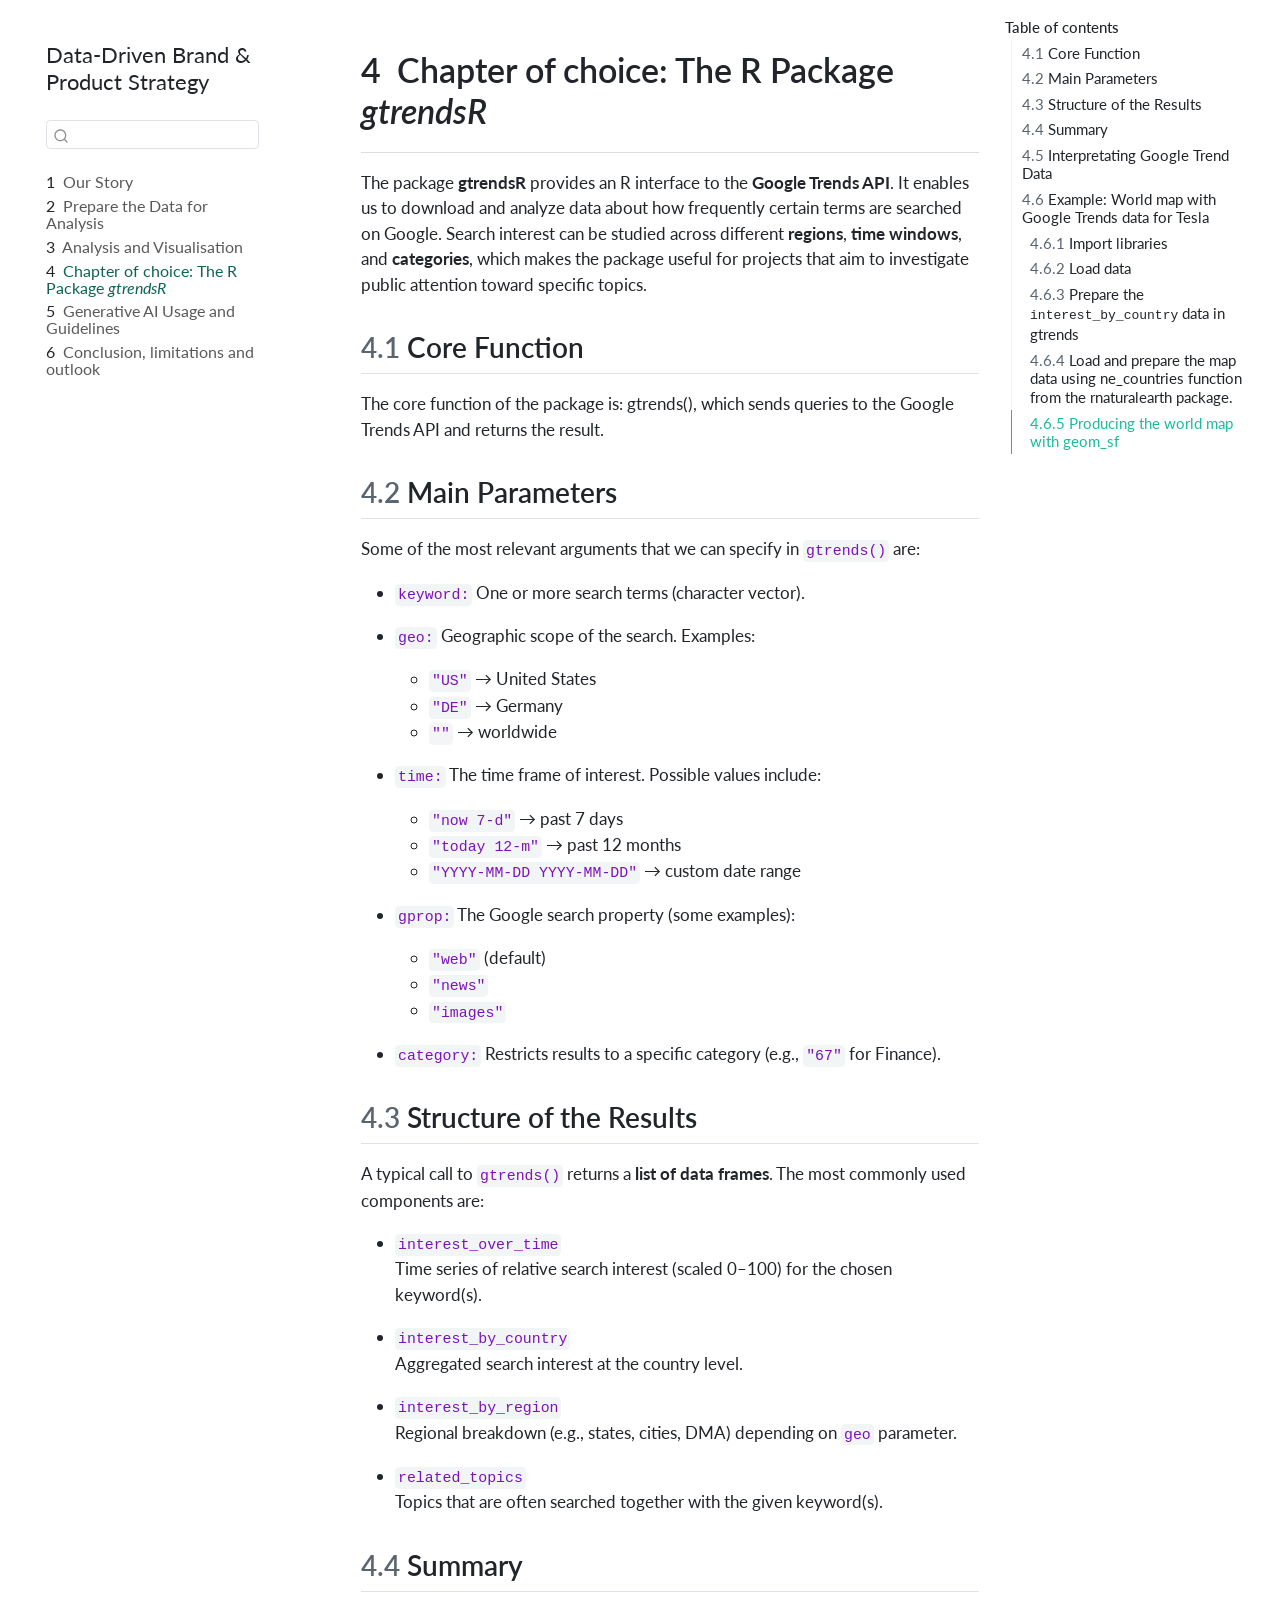
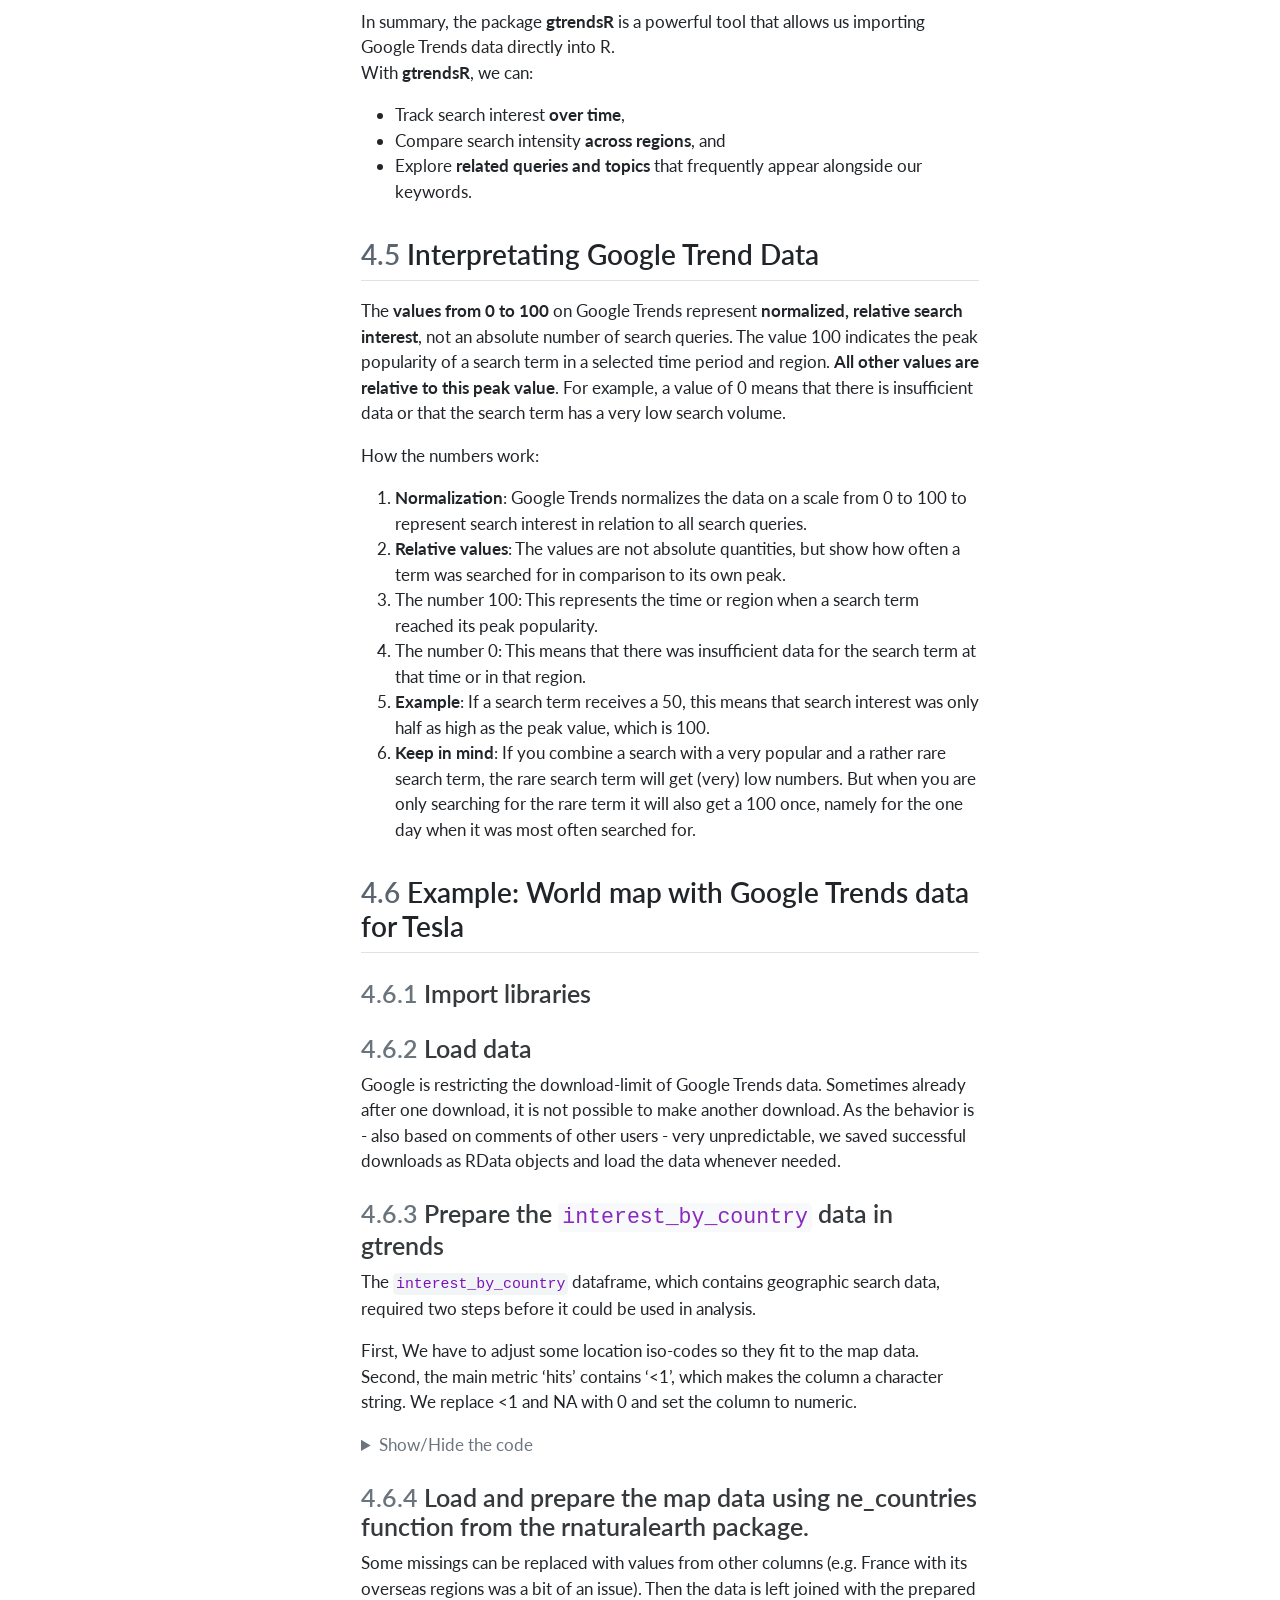
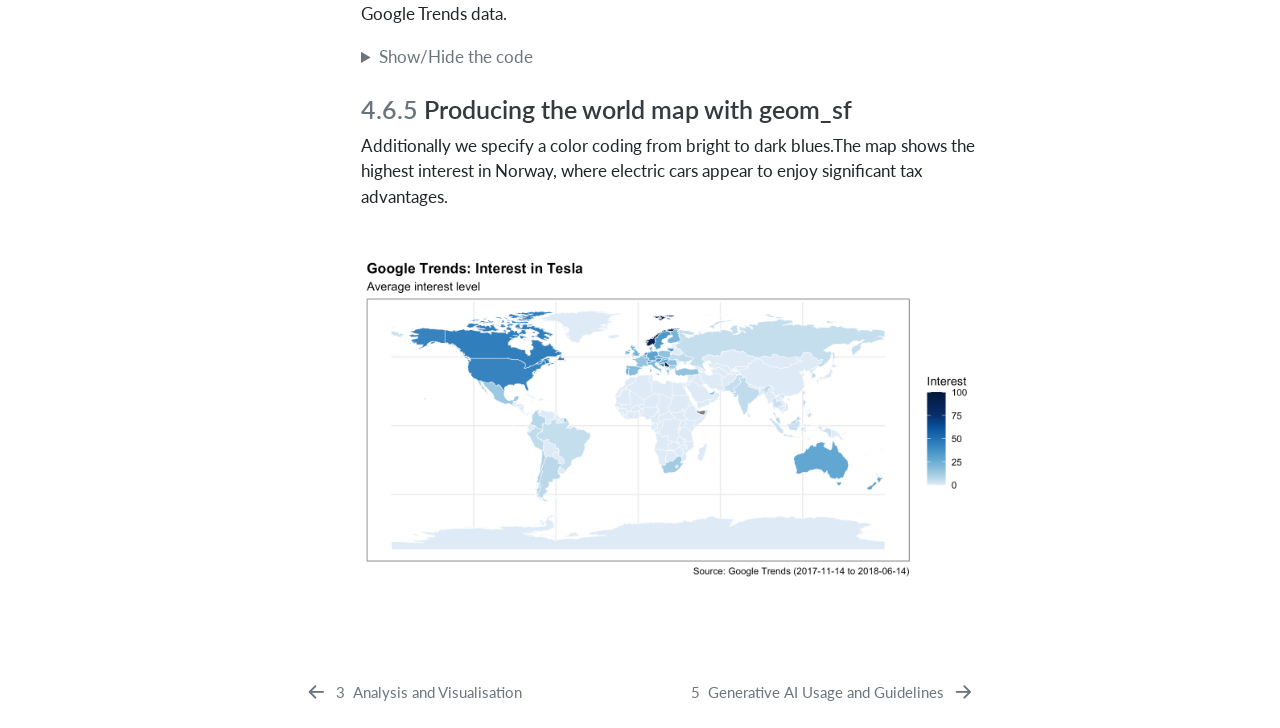
<file: _book/Chapters_Rbootcamp_Project/4_chapter_package_of_choice.html>
<!DOCTYPE html>
<html xmlns="http://www.w3.org/1999/xhtml" lang="en" xml:lang="en"><head>

<meta charset="utf-8">
<meta name="generator" content="quarto-1.8.24">

<meta name="viewport" content="width=device-width, initial-scale=1.0, user-scalable=yes">


<title>4&nbsp; Chapter of choice: The R Package gtrendsR – Data-Driven Brand &amp; Product Strategy</title>
<style>
code{white-space: pre-wrap;}
span.smallcaps{font-variant: small-caps;}
div.columns{display: flex; gap: min(4vw, 1.5em);}
div.column{flex: auto; overflow-x: auto;}
div.hanging-indent{margin-left: 1.5em; text-indent: -1.5em;}
ul.task-list{list-style: none;}
ul.task-list li input[type="checkbox"] {
  width: 0.8em;
  margin: 0 0.8em 0.2em -1em; /* quarto-specific, see https://github.com/quarto-dev/quarto-cli/issues/4556 */ 
  vertical-align: middle;
}
/* CSS for syntax highlighting */
html { -webkit-text-size-adjust: 100%; }
pre > code.sourceCode { white-space: pre; position: relative; }
pre > code.sourceCode > span { display: inline-block; line-height: 1.25; }
pre > code.sourceCode > span:empty { height: 1.2em; }
.sourceCode { overflow: visible; }
code.sourceCode > span { color: inherit; text-decoration: inherit; }
div.sourceCode { margin: 1em 0; }
pre.sourceCode { margin: 0; }
@media screen {
div.sourceCode { overflow: auto; }
}
@media print {
pre > code.sourceCode { white-space: pre-wrap; }
pre > code.sourceCode > span { text-indent: -5em; padding-left: 5em; }
}
pre.numberSource code
  { counter-reset: source-line 0; }
pre.numberSource code > span
  { position: relative; left: -4em; counter-increment: source-line; }
pre.numberSource code > span > a:first-child::before
  { content: counter(source-line);
    position: relative; left: -1em; text-align: right; vertical-align: baseline;
    border: none; display: inline-block;
    -webkit-touch-callout: none; -webkit-user-select: none;
    -khtml-user-select: none; -moz-user-select: none;
    -ms-user-select: none; user-select: none;
    padding: 0 4px; width: 4em;
  }
pre.numberSource { margin-left: 3em;  padding-left: 4px; }
div.sourceCode
  {   }
@media screen {
pre > code.sourceCode > span > a:first-child::before { text-decoration: underline; }
}
</style>


<script src="../site_libs/quarto-nav/quarto-nav.js"></script>
<script src="../site_libs/quarto-nav/headroom.min.js"></script>
<script src="../site_libs/clipboard/clipboard.min.js"></script>
<script src="../site_libs/quarto-search/autocomplete.umd.js"></script>
<script src="../site_libs/quarto-search/fuse.min.js"></script>
<script src="../site_libs/quarto-search/quarto-search.js"></script>
<meta name="quarto:offset" content="../">
<link href="../Chapters_Rbootcamp_Project/5_Generative_AI.html" rel="next">
<link href="../Chapters_Rbootcamp_Project/3_Analysis_Visualisation.html" rel="prev">
<script src="../site_libs/quarto-html/quarto.js" type="module"></script>
<script src="../site_libs/quarto-html/tabsets/tabsets.js" type="module"></script>
<script src="../site_libs/quarto-html/axe/axe-check.js" type="module"></script>
<script src="../site_libs/quarto-html/popper.min.js"></script>
<script src="../site_libs/quarto-html/tippy.umd.min.js"></script>
<script src="../site_libs/quarto-html/anchor.min.js"></script>
<link href="../site_libs/quarto-html/tippy.css" rel="stylesheet">
<link href="../site_libs/quarto-html/quarto-syntax-highlighting-dc55a5b9e770e841cd82e46aadbfb9b0.css" rel="stylesheet" id="quarto-text-highlighting-styles">
<script src="../site_libs/bootstrap/bootstrap.min.js"></script>
<link href="../site_libs/bootstrap/bootstrap-icons.css" rel="stylesheet">
<link href="../site_libs/bootstrap/bootstrap-22e83d4e5eff2a99ccc45532742ac980.min.css" rel="stylesheet" append-hash="true" id="quarto-bootstrap" data-mode="light">
<script id="quarto-search-options" type="application/json">{
  "location": "sidebar",
  "copy-button": false,
  "collapse-after": 3,
  "panel-placement": "start",
  "type": "textbox",
  "limit": 50,
  "keyboard-shortcut": [
    "f",
    "/",
    "s"
  ],
  "show-item-context": false,
  "language": {
    "search-no-results-text": "No results",
    "search-matching-documents-text": "matching documents",
    "search-copy-link-title": "Copy link to search",
    "search-hide-matches-text": "Hide additional matches",
    "search-more-match-text": "more match in this document",
    "search-more-matches-text": "more matches in this document",
    "search-clear-button-title": "Clear",
    "search-text-placeholder": "",
    "search-detached-cancel-button-title": "Cancel",
    "search-submit-button-title": "Submit",
    "search-label": "Search"
  }
}</script>


<link rel="stylesheet" href="../style.css">
</head>

<body class="nav-sidebar floating quarto-light">

<div id="quarto-search-results"></div>
  <header id="quarto-header" class="headroom fixed-top">
  <nav class="quarto-secondary-nav">
    <div class="container-fluid d-flex">
      <button type="button" class="quarto-btn-toggle btn" data-bs-toggle="collapse" role="button" data-bs-target=".quarto-sidebar-collapse-item" aria-controls="quarto-sidebar" aria-expanded="false" aria-label="Toggle sidebar navigation" onclick="if (window.quartoToggleHeadroom) { window.quartoToggleHeadroom(); }">
        <i class="bi bi-layout-text-sidebar-reverse"></i>
      </button>
        <nav class="quarto-page-breadcrumbs" aria-label="breadcrumb"><ol class="breadcrumb"><li class="breadcrumb-item"><a href="../Chapters_Rbootcamp_Project/4_chapter_package_of_choice.html"><span class="chapter-number">4</span>&nbsp; <span class="chapter-title">Chapter of choice: The R Package <em>gtrendsR</em></span></a></li></ol></nav>
        <a class="flex-grow-1" role="navigation" data-bs-toggle="collapse" data-bs-target=".quarto-sidebar-collapse-item" aria-controls="quarto-sidebar" aria-expanded="false" aria-label="Toggle sidebar navigation" onclick="if (window.quartoToggleHeadroom) { window.quartoToggleHeadroom(); }">      
        </a>
      <button type="button" class="btn quarto-search-button" aria-label="Search" onclick="window.quartoOpenSearch();">
        <i class="bi bi-search"></i>
      </button>
    </div>
  </nav>
</header>
<!-- content -->
<div id="quarto-content" class="quarto-container page-columns page-rows-contents page-layout-full">
<!-- sidebar -->
  <nav id="quarto-sidebar" class="sidebar collapse collapse-horizontal quarto-sidebar-collapse-item sidebar-navigation floating overflow-auto">
    <div class="pt-lg-2 mt-2 text-left sidebar-header sidebar-header-stacked">
      <a href="../index.html" class="sidebar-logo-link">
      </a>
    <div class="sidebar-title mb-0 py-0">
      <a href="../">Data-Driven Brand &amp; Product Strategy</a> 
    </div>
      </div>
        <div class="mt-2 flex-shrink-0 align-items-center">
        <div class="sidebar-search">
        <div id="quarto-search" class="" title="Search"></div>
        </div>
        </div>
    <div class="sidebar-menu-container"> 
    <ul class="list-unstyled mt-1">
        <li class="sidebar-item">
  <div class="sidebar-item-container"> 
  <a href="../index.html" class="sidebar-item-text sidebar-link">
 <span class="menu-text"><span class="chapter-number">1</span>&nbsp; <span class="chapter-title">Our Story</span></span></a>
  </div>
</li>
        <li class="sidebar-item">
  <div class="sidebar-item-container"> 
  <a href="../Chapters_Rbootcamp_Project/2_Prepare_the_Data_for_Analysis.html" class="sidebar-item-text sidebar-link">
 <span class="menu-text"><span class="chapter-number">2</span>&nbsp; <span class="chapter-title">Prepare the Data for Analysis</span></span></a>
  </div>
</li>
        <li class="sidebar-item">
  <div class="sidebar-item-container"> 
  <a href="../Chapters_Rbootcamp_Project/3_Analysis_Visualisation.html" class="sidebar-item-text sidebar-link">
 <span class="menu-text"><span class="chapter-number">3</span>&nbsp; <span class="chapter-title">Analysis and Visualisation</span></span></a>
  </div>
</li>
        <li class="sidebar-item">
  <div class="sidebar-item-container"> 
  <a href="../Chapters_Rbootcamp_Project/4_chapter_package_of_choice.html" class="sidebar-item-text sidebar-link active">
 <span class="menu-text"><span class="chapter-number">4</span>&nbsp; <span class="chapter-title">Chapter of choice: The R Package <em>gtrendsR</em></span></span></a>
  </div>
</li>
        <li class="sidebar-item">
  <div class="sidebar-item-container"> 
  <a href="../Chapters_Rbootcamp_Project/5_Generative_AI.html" class="sidebar-item-text sidebar-link">
 <span class="menu-text"><span class="chapter-number">5</span>&nbsp; <span class="chapter-title">Generative AI Usage and Guidelines</span></span></a>
  </div>
</li>
        <li class="sidebar-item">
  <div class="sidebar-item-container"> 
  <a href="../Chapters_Rbootcamp_Project/6_Conclusion_Limitation_Outlook.html" class="sidebar-item-text sidebar-link">
 <span class="menu-text"><span class="chapter-number">6</span>&nbsp; <span class="chapter-title">Conclusion, limitations and outlook</span></span></a>
  </div>
</li>
    </ul>
    </div>
</nav>
<div id="quarto-sidebar-glass" class="quarto-sidebar-collapse-item" data-bs-toggle="collapse" data-bs-target=".quarto-sidebar-collapse-item"></div>
<!-- margin-sidebar -->
    <div id="quarto-margin-sidebar" class="sidebar margin-sidebar">
        <nav id="TOC" role="doc-toc" class="toc-active">
    <h2 id="toc-title">Table of contents</h2>
   
  <ul>
  <li><a href="#core-function" id="toc-core-function" class="nav-link active" data-scroll-target="#core-function"><span class="header-section-number">4.1</span> Core Function</a></li>
  <li><a href="#main-parameters" id="toc-main-parameters" class="nav-link" data-scroll-target="#main-parameters"><span class="header-section-number">4.2</span> Main Parameters</a></li>
  <li><a href="#structure-of-the-results" id="toc-structure-of-the-results" class="nav-link" data-scroll-target="#structure-of-the-results"><span class="header-section-number">4.3</span> Structure of the Results</a></li>
  <li><a href="#summary" id="toc-summary" class="nav-link" data-scroll-target="#summary"><span class="header-section-number">4.4</span> Summary</a></li>
  <li><a href="#interpretating-google-trend-data" id="toc-interpretating-google-trend-data" class="nav-link" data-scroll-target="#interpretating-google-trend-data"><span class="header-section-number">4.5</span> Interpretating Google Trend Data</a></li>
  <li><a href="#example-world-map-with-google-trends-data-for-tesla" id="toc-example-world-map-with-google-trends-data-for-tesla" class="nav-link" data-scroll-target="#example-world-map-with-google-trends-data-for-tesla"><span class="header-section-number">4.6</span> Example: World map with Google Trends data for Tesla</a>
  <ul class="collapse">
  <li><a href="#import-libraries" id="toc-import-libraries" class="nav-link" data-scroll-target="#import-libraries"><span class="header-section-number">4.6.1</span> Import libraries</a></li>
  <li><a href="#load-data" id="toc-load-data" class="nav-link" data-scroll-target="#load-data"><span class="header-section-number">4.6.2</span> Load data</a></li>
  <li><a href="#prepare-the-interest_by_country-data-in-gtrends" id="toc-prepare-the-interest_by_country-data-in-gtrends" class="nav-link" data-scroll-target="#prepare-the-interest_by_country-data-in-gtrends"><span class="header-section-number">4.6.3</span> Prepare the <code>interest_by_country</code> data in gtrends</a></li>
  <li><a href="#load-and-prepare-the-map-data-using-ne_countries-function-from-the-rnaturalearth-package." id="toc-load-and-prepare-the-map-data-using-ne_countries-function-from-the-rnaturalearth-package." class="nav-link" data-scroll-target="#load-and-prepare-the-map-data-using-ne_countries-function-from-the-rnaturalearth-package."><span class="header-section-number">4.6.4</span> Load and prepare the map data using ne_countries function from the rnaturalearth package.</a></li>
  <li><a href="#producing-the-world-map-with-geom_sf" id="toc-producing-the-world-map-with-geom_sf" class="nav-link" data-scroll-target="#producing-the-world-map-with-geom_sf"><span class="header-section-number">4.6.5</span> Producing the world map with geom_sf</a></li>
  </ul></li>
  </ul>
</nav>
    </div>
<!-- main -->
<main class="content column-body" id="quarto-document-content">

<header id="title-block-header" class="quarto-title-block default">
<div class="quarto-title">
<h1 class="title"><span class="chapter-number">4</span>&nbsp; <span class="chapter-title">Chapter of choice: The R Package <em>gtrendsR</em></span></h1>
</div>



<div class="quarto-title-meta column-body">

    
  
    
  </div>
  


</header>


<p>The package <strong>gtrendsR</strong> provides an R interface to the <strong>Google Trends API</strong>. It enables us to download and analyze data about how frequently certain terms are searched on Google. Search interest can be studied across different <strong>regions</strong>, <strong>time windows</strong>, and <strong>categories</strong>, which makes the package useful for projects that aim to investigate public attention toward specific topics.</p>
<section id="core-function" class="level2" data-number="4.1">
<h2 data-number="4.1" class="anchored" data-anchor-id="core-function"><span class="header-section-number">4.1</span> Core Function</h2>
<p>The core function of the package is: gtrends(), which sends queries to the Google Trends API and returns the result.</p>
</section>
<section id="main-parameters" class="level2" data-number="4.2">
<h2 data-number="4.2" class="anchored" data-anchor-id="main-parameters"><span class="header-section-number">4.2</span> Main Parameters</h2>
<p>Some of the most relevant arguments that we can specify in <code>gtrends()</code> are:</p>
<ul>
<li><p><strong><code>keyword:</code></strong> One or more search terms (character vector).</p></li>
<li><p><strong><code>geo:</code></strong> Geographic scope of the search. Examples:</p>
<ul>
<li><code>"US"</code> → United States</li>
<li><code>"DE"</code> → Germany</li>
<li><code>""</code> → worldwide</li>
</ul></li>
<li><p><strong><code>time:</code></strong> The time frame of interest. Possible values include:</p>
<ul>
<li><code>"now 7-d"</code> → past 7 days</li>
<li><code>"today 12-m"</code> → past 12 months</li>
<li><code>"YYYY-MM-DD YYYY-MM-DD"</code> → custom date range</li>
</ul></li>
<li><p><strong><code>gprop:</code></strong> The Google search property (some examples):</p>
<ul>
<li><code>"web"</code> (default)</li>
<li><code>"news"</code></li>
<li><code>"images"</code></li>
</ul></li>
<li><p><strong><code>category:</code></strong> Restricts results to a specific category (e.g., <code>"67"</code> for Finance).</p></li>
</ul>
</section>
<section id="structure-of-the-results" class="level2" data-number="4.3">
<h2 data-number="4.3" class="anchored" data-anchor-id="structure-of-the-results"><span class="header-section-number">4.3</span> Structure of the Results</h2>
<p>A typical call to <code>gtrends()</code> returns a <strong>list of data frames</strong>. The most commonly used components are:</p>
<ul>
<li><p><strong><code>interest_over_time</code></strong><br>
Time series of relative search interest (scaled 0–100) for the chosen keyword(s).</p></li>
<li><p><strong><code>interest_by_country</code></strong><br>
Aggregated search interest at the country level.</p></li>
<li><p><strong><code>interest_by_region</code></strong><br>
Regional breakdown (e.g., states, cities, DMA) depending on <code>geo</code> parameter.</p></li>
<li><p><strong><code>related_topics</code></strong><br>
Topics that are often searched together with the given keyword(s).</p></li>
</ul>
</section>
<section id="summary" class="level2" data-number="4.4">
<h2 data-number="4.4" class="anchored" data-anchor-id="summary"><span class="header-section-number">4.4</span> Summary</h2>
<p>In summary, the package <strong>gtrendsR</strong> is a powerful tool that allows us importing Google Trends data directly into R.<br>
With <strong>gtrendsR</strong>, we can:</p>
<ul>
<li>Track search interest <strong>over time</strong>,</li>
<li>Compare search intensity <strong>across regions</strong>, and</li>
<li>Explore <strong>related queries and topics</strong> that frequently appear alongside our keywords.</li>
</ul>
</section>
<section id="interpretating-google-trend-data" class="level2" data-number="4.5">
<h2 data-number="4.5" class="anchored" data-anchor-id="interpretating-google-trend-data"><span class="header-section-number">4.5</span> Interpretating Google Trend Data</h2>
<p>The <strong>values from 0 to 100</strong> on Google Trends represent <strong>normalized, relative search interest</strong>, not an absolute number of search queries. The value 100 indicates the peak popularity of a search term in a selected time period and region. <strong>All other values are relative to this peak value</strong>. For example, a value of 0 means that there is insufficient data or that the search term has a very low search volume.</p>
<p>How the numbers work:</p>
<ol type="1">
<li><strong>Normalization</strong>: Google Trends normalizes the data on a scale from 0 to 100 to represent search interest in relation to all search queries.</li>
<li><strong>Relative values</strong>: The values are not absolute quantities, but show how often a term was searched for in comparison to its own peak.</li>
<li>The number 100: This represents the time or region when a search term reached its peak popularity.</li>
<li>The number 0: This means that there was insufficient data for the search term at that time or in that region.</li>
<li><strong>Example</strong>: If a search term receives a 50, this means that search interest was only half as high as the peak value, which is 100.</li>
<li><strong>Keep in mind</strong>: If you combine a search with a very popular and a rather rare search term, the rare search term will get (very) low numbers. But when you are only searching for the rare term it will also get a 100 once, namely for the one day when it was most often searched for.</li>
</ol>
</section>
<section id="example-world-map-with-google-trends-data-for-tesla" class="level2" data-number="4.6">
<h2 data-number="4.6" class="anchored" data-anchor-id="example-world-map-with-google-trends-data-for-tesla"><span class="header-section-number">4.6</span> Example: World map with Google Trends data for Tesla</h2>
<section id="import-libraries" class="level3" data-number="4.6.1">
<h3 data-number="4.6.1" class="anchored" data-anchor-id="import-libraries"><span class="header-section-number">4.6.1</span> Import libraries</h3>
</section>
<section id="load-data" class="level3" data-number="4.6.2">
<h3 data-number="4.6.2" class="anchored" data-anchor-id="load-data"><span class="header-section-number">4.6.2</span> Load data</h3>
<p>Google is restricting the download-limit of Google Trends data. Sometimes already after one download, it is not possible to make another download. As the behavior is - also based on comments of other users - very unpredictable, we saved successful downloads as RData objects and load the data whenever needed.</p>
</section>
<section id="prepare-the-interest_by_country-data-in-gtrends" class="level3" data-number="4.6.3">
<h3 data-number="4.6.3" class="anchored" data-anchor-id="prepare-the-interest_by_country-data-in-gtrends"><span class="header-section-number">4.6.3</span> Prepare the <code>interest_by_country</code> data in gtrends</h3>
<p>The <code>interest_by_country</code> dataframe, which contains geographic search data, required two steps before it could be used in analysis.</p>
<p>First, We have to adjust some location iso-codes so they fit to the map data. Second, the main metric ‘hits’ contains ‘&lt;1’, which makes the column a character string. We replace &lt;1 and NA with 0 and set the column to numeric.</p>
<div class="cell">
<details class="code-fold">
<summary>Show/Hide the code</summary>
<div class="code-copy-outer-scaffold"><div class="sourceCode cell-code" id="cb1"><pre class="sourceCode r code-with-copy"><code class="sourceCode r"><span id="cb1-1"><a href="#cb1-1" aria-hidden="true" tabindex="-1"></a>country_data_Tesla <span class="ot">&lt;-</span> res<span class="sc">$</span>interest_by_country <span class="sc">%&gt;%</span></span>
<span id="cb1-2"><a href="#cb1-2" aria-hidden="true" tabindex="-1"></a>  <span class="fu">mutate</span>(</span>
<span id="cb1-3"><a href="#cb1-3" aria-hidden="true" tabindex="-1"></a>    <span class="at">iso2c =</span> <span class="fu">countrycode</span>(location, <span class="st">"country.name"</span>, <span class="st">"iso2c"</span>,</span>
<span id="cb1-4"><a href="#cb1-4" aria-hidden="true" tabindex="-1"></a>                        <span class="at">custom_match =</span> <span class="fu">c</span>(<span class="st">"Kosovo"</span> <span class="ot">=</span> <span class="st">"XK"</span>)),</span>
<span id="cb1-5"><a href="#cb1-5" aria-hidden="true" tabindex="-1"></a>    <span class="at">iso3c =</span> <span class="fu">countrycode</span>(location, <span class="st">"country.name"</span>, <span class="st">"iso3c"</span>,</span>
<span id="cb1-6"><a href="#cb1-6" aria-hidden="true" tabindex="-1"></a>                        <span class="at">custom_match =</span> <span class="fu">c</span>(<span class="st">"Kosovo"</span> <span class="ot">=</span> <span class="st">"XKX"</span>)),</span>
<span id="cb1-7"><a href="#cb1-7" aria-hidden="true" tabindex="-1"></a>    <span class="at">hits =</span> <span class="fu">case_when</span>(</span>
<span id="cb1-8"><a href="#cb1-8" aria-hidden="true" tabindex="-1"></a>      hits <span class="sc">==</span> <span class="st">"&lt;1"</span> <span class="sc">~</span> <span class="dv">0</span>,</span>
<span id="cb1-9"><a href="#cb1-9" aria-hidden="true" tabindex="-1"></a>      <span class="fu">is.na</span>(hits) <span class="sc">~</span> <span class="dv">0</span>,</span>
<span id="cb1-10"><a href="#cb1-10" aria-hidden="true" tabindex="-1"></a>      <span class="cn">TRUE</span> <span class="sc">~</span> <span class="fu">as.numeric</span>(hits)</span>
<span id="cb1-11"><a href="#cb1-11" aria-hidden="true" tabindex="-1"></a>      )) <span class="sc">%&gt;%</span></span>
<span id="cb1-12"><a href="#cb1-12" aria-hidden="true" tabindex="-1"></a>  <span class="fu">select</span>(iso2c, iso3c, <span class="at">country =</span> location, hits, keyword) <span class="sc">%&gt;%</span></span>
<span id="cb1-13"><a href="#cb1-13" aria-hidden="true" tabindex="-1"></a>  <span class="fu">arrange</span>(<span class="fu">desc</span>(hits))</span></code></pre></div><button title="Copy to Clipboard" class="code-copy-button"><i class="bi"></i></button></div>
</details>
</div>
</section>
<section id="load-and-prepare-the-map-data-using-ne_countries-function-from-the-rnaturalearth-package." class="level3" data-number="4.6.4">
<h3 data-number="4.6.4" class="anchored" data-anchor-id="load-and-prepare-the-map-data-using-ne_countries-function-from-the-rnaturalearth-package."><span class="header-section-number">4.6.4</span> Load and prepare the map data using ne_countries function from the rnaturalearth package.</h3>
<p>Some missings can be replaced with values from other columns (e.g. France with its overseas regions was a bit of an issue). Then the data is left joined with the prepared Google Trends data.</p>
<div class="cell">
<details class="code-fold">
<summary>Show/Hide the code</summary>
<div class="code-copy-outer-scaffold"><div class="sourceCode cell-code" id="cb2"><pre class="sourceCode r code-with-copy"><code class="sourceCode r"><span id="cb2-1"><a href="#cb2-1" aria-hidden="true" tabindex="-1"></a><span class="do">## Get world map data</span></span>
<span id="cb2-2"><a href="#cb2-2" aria-hidden="true" tabindex="-1"></a>world_sf <span class="ot">&lt;-</span> <span class="fu">ne_countries</span>(<span class="at">scale =</span> <span class="st">"medium"</span>, <span class="at">returnclass =</span> <span class="st">"sf"</span>) <span class="sc">%&gt;%</span> </span>
<span id="cb2-3"><a href="#cb2-3" aria-hidden="true" tabindex="-1"></a>  <span class="fu">mutate</span>(</span>
<span id="cb2-4"><a href="#cb2-4" aria-hidden="true" tabindex="-1"></a>    <span class="at">iso_a2 =</span> <span class="fu">if_else</span>(iso_a2 <span class="sc">==</span> <span class="st">""</span> <span class="sc">|</span> <span class="fu">is.na</span>(iso_a2) <span class="sc">|</span> iso_a2 <span class="sc">==</span> <span class="st">"-99"</span>, iso_a2_eh, iso_a2),</span>
<span id="cb2-5"><a href="#cb2-5" aria-hidden="true" tabindex="-1"></a>    <span class="at">iso_a3 =</span> <span class="fu">if_else</span>(iso_a3 <span class="sc">==</span> <span class="st">""</span> <span class="sc">|</span> <span class="fu">is.na</span>(iso_a3) <span class="sc">|</span> iso_a3 <span class="sc">==</span> <span class="st">"-99"</span>, iso_a3_eh, iso_a3),</span>
<span id="cb2-6"><a href="#cb2-6" aria-hidden="true" tabindex="-1"></a>    <span class="at">iso_n3 =</span> <span class="fu">if_else</span>(iso_n3 <span class="sc">==</span> <span class="st">""</span> <span class="sc">|</span> <span class="fu">is.na</span>(iso_n3) <span class="sc">|</span> iso_n3 <span class="sc">==</span> <span class="st">"-99"</span>, iso_n3_eh, iso_n3))</span>
<span id="cb2-7"><a href="#cb2-7" aria-hidden="true" tabindex="-1"></a></span>
<span id="cb2-8"><a href="#cb2-8" aria-hidden="true" tabindex="-1"></a><span class="do">## Join by ISO3</span></span>
<span id="cb2-9"><a href="#cb2-9" aria-hidden="true" tabindex="-1"></a>world_trends <span class="ot">&lt;-</span> world_sf <span class="sc">%&gt;%</span></span>
<span id="cb2-10"><a href="#cb2-10" aria-hidden="true" tabindex="-1"></a>  <span class="fu">left_join</span>(country_data_Tesla, <span class="at">by =</span> <span class="fu">c</span>(<span class="st">"iso_a3"</span> <span class="ot">=</span> <span class="st">"iso3c"</span>))</span></code></pre></div><button title="Copy to Clipboard" class="code-copy-button"><i class="bi"></i></button></div>
</details>
</div>
</section>
<section id="producing-the-world-map-with-geom_sf" class="level3" data-number="4.6.5">
<h3 data-number="4.6.5" class="anchored" data-anchor-id="producing-the-world-map-with-geom_sf"><span class="header-section-number">4.6.5</span> Producing the world map with geom_sf</h3>
<p>Additionally we specify a color coding from bright to dark blues.The map shows the highest interest in Norway, where electric cars appear to enjoy significant tax advantages.</p>
<div class="cell">
<div class="cell-output-display">
<div>
<figure class="figure">
<p><img src="4_chapter_package_of_choice_files/figure-html/plot produce map-1.png" class="img-fluid figure-img" width="768"></p>
</figure>
</div>
</div>
</div>


</section>
</section>

</main> <!-- /main -->
<script id="quarto-html-after-body" type="application/javascript">
  window.document.addEventListener("DOMContentLoaded", function (event) {
    const icon = "";
    const anchorJS = new window.AnchorJS();
    anchorJS.options = {
      placement: 'right',
      icon: icon
    };
    anchorJS.add('.anchored');
    const isCodeAnnotation = (el) => {
      for (const clz of el.classList) {
        if (clz.startsWith('code-annotation-')) {                     
          return true;
        }
      }
      return false;
    }
    const onCopySuccess = function(e) {
      // button target
      const button = e.trigger;
      // don't keep focus
      button.blur();
      // flash "checked"
      button.classList.add('code-copy-button-checked');
      var currentTitle = button.getAttribute("title");
      button.setAttribute("title", "Copied!");
      let tooltip;
      if (window.bootstrap) {
        button.setAttribute("data-bs-toggle", "tooltip");
        button.setAttribute("data-bs-placement", "left");
        button.setAttribute("data-bs-title", "Copied!");
        tooltip = new bootstrap.Tooltip(button, 
          { trigger: "manual", 
            customClass: "code-copy-button-tooltip",
            offset: [0, -8]});
        tooltip.show();    
      }
      setTimeout(function() {
        if (tooltip) {
          tooltip.hide();
          button.removeAttribute("data-bs-title");
          button.removeAttribute("data-bs-toggle");
          button.removeAttribute("data-bs-placement");
        }
        button.setAttribute("title", currentTitle);
        button.classList.remove('code-copy-button-checked');
      }, 1000);
      // clear code selection
      e.clearSelection();
    }
    const getTextToCopy = function(trigger) {
      const outerScaffold = trigger.parentElement.cloneNode(true);
      const codeEl = outerScaffold.querySelector('code');
      for (const childEl of codeEl.children) {
        if (isCodeAnnotation(childEl)) {
          childEl.remove();
        }
      }
      return codeEl.innerText;
    }
    const clipboard = new window.ClipboardJS('.code-copy-button:not([data-in-quarto-modal])', {
      text: getTextToCopy
    });
    clipboard.on('success', onCopySuccess);
    if (window.document.getElementById('quarto-embedded-source-code-modal')) {
      const clipboardModal = new window.ClipboardJS('.code-copy-button[data-in-quarto-modal]', {
        text: getTextToCopy,
        container: window.document.getElementById('quarto-embedded-source-code-modal')
      });
      clipboardModal.on('success', onCopySuccess);
    }
      var localhostRegex = new RegExp(/^(?:http|https):\/\/localhost\:?[0-9]*\//);
      var mailtoRegex = new RegExp(/^mailto:/);
        var filterRegex = new RegExp('/' + window.location.host + '/');
      var isInternal = (href) => {
          return filterRegex.test(href) || localhostRegex.test(href) || mailtoRegex.test(href);
      }
      // Inspect non-navigation links and adorn them if external
     var links = window.document.querySelectorAll('a[href]:not(.nav-link):not(.navbar-brand):not(.toc-action):not(.sidebar-link):not(.sidebar-item-toggle):not(.pagination-link):not(.no-external):not([aria-hidden]):not(.dropdown-item):not(.quarto-navigation-tool):not(.about-link)');
      for (var i=0; i<links.length; i++) {
        const link = links[i];
        if (!isInternal(link.href)) {
          // undo the damage that might have been done by quarto-nav.js in the case of
          // links that we want to consider external
          if (link.dataset.originalHref !== undefined) {
            link.href = link.dataset.originalHref;
          }
        }
      }
    function tippyHover(el, contentFn, onTriggerFn, onUntriggerFn) {
      const config = {
        allowHTML: true,
        maxWidth: 500,
        delay: 100,
        arrow: false,
        appendTo: function(el) {
            return el.parentElement;
        },
        interactive: true,
        interactiveBorder: 10,
        theme: 'quarto',
        placement: 'bottom-start',
      };
      if (contentFn) {
        config.content = contentFn;
      }
      if (onTriggerFn) {
        config.onTrigger = onTriggerFn;
      }
      if (onUntriggerFn) {
        config.onUntrigger = onUntriggerFn;
      }
      window.tippy(el, config); 
    }
    const noterefs = window.document.querySelectorAll('a[role="doc-noteref"]');
    for (var i=0; i<noterefs.length; i++) {
      const ref = noterefs[i];
      tippyHover(ref, function() {
        // use id or data attribute instead here
        let href = ref.getAttribute('data-footnote-href') || ref.getAttribute('href');
        try { href = new URL(href).hash; } catch {}
        const id = href.replace(/^#\/?/, "");
        const note = window.document.getElementById(id);
        if (note) {
          return note.innerHTML;
        } else {
          return "";
        }
      });
    }
    const xrefs = window.document.querySelectorAll('a.quarto-xref');
    const processXRef = (id, note) => {
      // Strip column container classes
      const stripColumnClz = (el) => {
        el.classList.remove("page-full", "page-columns");
        if (el.children) {
          for (const child of el.children) {
            stripColumnClz(child);
          }
        }
      }
      stripColumnClz(note)
      if (id === null || id.startsWith('sec-')) {
        // Special case sections, only their first couple elements
        const container = document.createElement("div");
        if (note.children && note.children.length > 2) {
          container.appendChild(note.children[0].cloneNode(true));
          for (let i = 1; i < note.children.length; i++) {
            const child = note.children[i];
            if (child.tagName === "P" && child.innerText === "") {
              continue;
            } else {
              container.appendChild(child.cloneNode(true));
              break;
            }
          }
          if (window.Quarto?.typesetMath) {
            window.Quarto.typesetMath(container);
          }
          return container.innerHTML
        } else {
          if (window.Quarto?.typesetMath) {
            window.Quarto.typesetMath(note);
          }
          return note.innerHTML;
        }
      } else {
        // Remove any anchor links if they are present
        const anchorLink = note.querySelector('a.anchorjs-link');
        if (anchorLink) {
          anchorLink.remove();
        }
        if (window.Quarto?.typesetMath) {
          window.Quarto.typesetMath(note);
        }
        if (note.classList.contains("callout")) {
          return note.outerHTML;
        } else {
          return note.innerHTML;
        }
      }
    }
    for (var i=0; i<xrefs.length; i++) {
      const xref = xrefs[i];
      tippyHover(xref, undefined, function(instance) {
        instance.disable();
        let url = xref.getAttribute('href');
        let hash = undefined; 
        if (url.startsWith('#')) {
          hash = url;
        } else {
          try { hash = new URL(url).hash; } catch {}
        }
        if (hash) {
          const id = hash.replace(/^#\/?/, "");
          const note = window.document.getElementById(id);
          if (note !== null) {
            try {
              const html = processXRef(id, note.cloneNode(true));
              instance.setContent(html);
            } finally {
              instance.enable();
              instance.show();
            }
          } else {
            // See if we can fetch this
            fetch(url.split('#')[0])
            .then(res => res.text())
            .then(html => {
              const parser = new DOMParser();
              const htmlDoc = parser.parseFromString(html, "text/html");
              const note = htmlDoc.getElementById(id);
              if (note !== null) {
                const html = processXRef(id, note);
                instance.setContent(html);
              } 
            }).finally(() => {
              instance.enable();
              instance.show();
            });
          }
        } else {
          // See if we can fetch a full url (with no hash to target)
          // This is a special case and we should probably do some content thinning / targeting
          fetch(url)
          .then(res => res.text())
          .then(html => {
            const parser = new DOMParser();
            const htmlDoc = parser.parseFromString(html, "text/html");
            const note = htmlDoc.querySelector('main.content');
            if (note !== null) {
              // This should only happen for chapter cross references
              // (since there is no id in the URL)
              // remove the first header
              if (note.children.length > 0 && note.children[0].tagName === "HEADER") {
                note.children[0].remove();
              }
              const html = processXRef(null, note);
              instance.setContent(html);
            } 
          }).finally(() => {
            instance.enable();
            instance.show();
          });
        }
      }, function(instance) {
      });
    }
        let selectedAnnoteEl;
        const selectorForAnnotation = ( cell, annotation) => {
          let cellAttr = 'data-code-cell="' + cell + '"';
          let lineAttr = 'data-code-annotation="' +  annotation + '"';
          const selector = 'span[' + cellAttr + '][' + lineAttr + ']';
          return selector;
        }
        const selectCodeLines = (annoteEl) => {
          const doc = window.document;
          const targetCell = annoteEl.getAttribute("data-target-cell");
          const targetAnnotation = annoteEl.getAttribute("data-target-annotation");
          const annoteSpan = window.document.querySelector(selectorForAnnotation(targetCell, targetAnnotation));
          const lines = annoteSpan.getAttribute("data-code-lines").split(",");
          const lineIds = lines.map((line) => {
            return targetCell + "-" + line;
          })
          let top = null;
          let height = null;
          let parent = null;
          if (lineIds.length > 0) {
              //compute the position of the single el (top and bottom and make a div)
              const el = window.document.getElementById(lineIds[0]);
              top = el.offsetTop;
              height = el.offsetHeight;
              parent = el.parentElement.parentElement;
            if (lineIds.length > 1) {
              const lastEl = window.document.getElementById(lineIds[lineIds.length - 1]);
              const bottom = lastEl.offsetTop + lastEl.offsetHeight;
              height = bottom - top;
            }
            if (top !== null && height !== null && parent !== null) {
              // cook up a div (if necessary) and position it 
              let div = window.document.getElementById("code-annotation-line-highlight");
              if (div === null) {
                div = window.document.createElement("div");
                div.setAttribute("id", "code-annotation-line-highlight");
                div.style.position = 'absolute';
                parent.appendChild(div);
              }
              div.style.top = top - 2 + "px";
              div.style.height = height + 4 + "px";
              div.style.left = 0;
              let gutterDiv = window.document.getElementById("code-annotation-line-highlight-gutter");
              if (gutterDiv === null) {
                gutterDiv = window.document.createElement("div");
                gutterDiv.setAttribute("id", "code-annotation-line-highlight-gutter");
                gutterDiv.style.position = 'absolute';
                const codeCell = window.document.getElementById(targetCell);
                const gutter = codeCell.querySelector('.code-annotation-gutter');
                gutter.appendChild(gutterDiv);
              }
              gutterDiv.style.top = top - 2 + "px";
              gutterDiv.style.height = height + 4 + "px";
            }
            selectedAnnoteEl = annoteEl;
          }
        };
        const unselectCodeLines = () => {
          const elementsIds = ["code-annotation-line-highlight", "code-annotation-line-highlight-gutter"];
          elementsIds.forEach((elId) => {
            const div = window.document.getElementById(elId);
            if (div) {
              div.remove();
            }
          });
          selectedAnnoteEl = undefined;
        };
          // Handle positioning of the toggle
      window.addEventListener(
        "resize",
        throttle(() => {
          elRect = undefined;
          if (selectedAnnoteEl) {
            selectCodeLines(selectedAnnoteEl);
          }
        }, 10)
      );
      function throttle(fn, ms) {
      let throttle = false;
      let timer;
        return (...args) => {
          if(!throttle) { // first call gets through
              fn.apply(this, args);
              throttle = true;
          } else { // all the others get throttled
              if(timer) clearTimeout(timer); // cancel #2
              timer = setTimeout(() => {
                fn.apply(this, args);
                timer = throttle = false;
              }, ms);
          }
        };
      }
        // Attach click handler to the DT
        const annoteDls = window.document.querySelectorAll('dt[data-target-cell]');
        for (const annoteDlNode of annoteDls) {
          annoteDlNode.addEventListener('click', (event) => {
            const clickedEl = event.target;
            if (clickedEl !== selectedAnnoteEl) {
              unselectCodeLines();
              const activeEl = window.document.querySelector('dt[data-target-cell].code-annotation-active');
              if (activeEl) {
                activeEl.classList.remove('code-annotation-active');
              }
              selectCodeLines(clickedEl);
              clickedEl.classList.add('code-annotation-active');
            } else {
              // Unselect the line
              unselectCodeLines();
              clickedEl.classList.remove('code-annotation-active');
            }
          });
        }
    const findCites = (el) => {
      const parentEl = el.parentElement;
      if (parentEl) {
        const cites = parentEl.dataset.cites;
        if (cites) {
          return {
            el,
            cites: cites.split(' ')
          };
        } else {
          return findCites(el.parentElement)
        }
      } else {
        return undefined;
      }
    };
    var bibliorefs = window.document.querySelectorAll('a[role="doc-biblioref"]');
    for (var i=0; i<bibliorefs.length; i++) {
      const ref = bibliorefs[i];
      const citeInfo = findCites(ref);
      if (citeInfo) {
        tippyHover(citeInfo.el, function() {
          var popup = window.document.createElement('div');
          citeInfo.cites.forEach(function(cite) {
            var citeDiv = window.document.createElement('div');
            citeDiv.classList.add('hanging-indent');
            citeDiv.classList.add('csl-entry');
            var biblioDiv = window.document.getElementById('ref-' + cite);
            if (biblioDiv) {
              citeDiv.innerHTML = biblioDiv.innerHTML;
            }
            popup.appendChild(citeDiv);
          });
          return popup.innerHTML;
        });
      }
    }
  });
  </script>
<nav class="page-navigation column-body">
  <div class="nav-page nav-page-previous">
      <a href="../Chapters_Rbootcamp_Project/3_Analysis_Visualisation.html" class="pagination-link" aria-label="Analysis and Visualisation">
        <i class="bi bi-arrow-left-short"></i> <span class="nav-page-text"><span class="chapter-number">3</span>&nbsp; <span class="chapter-title">Analysis and Visualisation</span></span>
      </a>          
  </div>
  <div class="nav-page nav-page-next">
      <a href="../Chapters_Rbootcamp_Project/5_Generative_AI.html" class="pagination-link" aria-label="Generative AI Usage and Guidelines">
        <span class="nav-page-text"><span class="chapter-number">5</span>&nbsp; <span class="chapter-title">Generative AI Usage and Guidelines</span></span> <i class="bi bi-arrow-right-short"></i>
      </a>
  </div>
</nav>
</div> <!-- /content -->




</body></html>
</file>
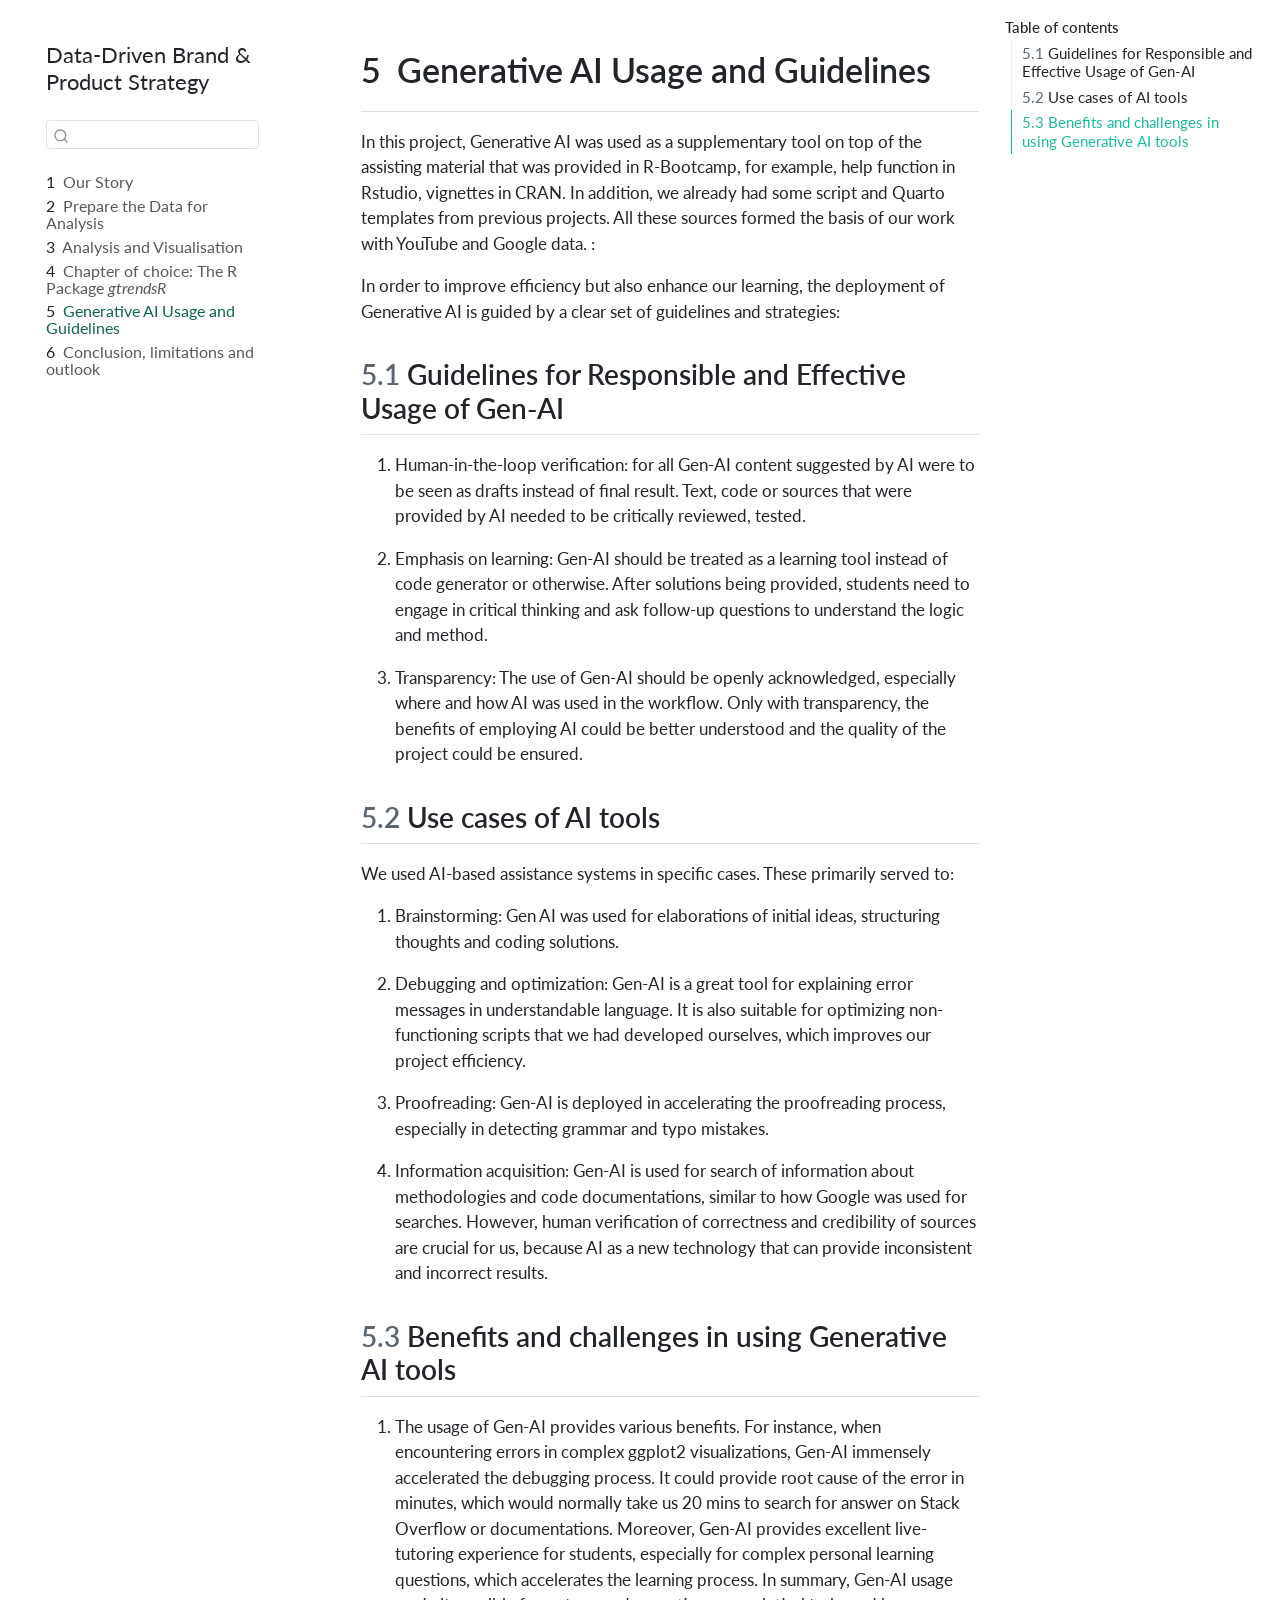
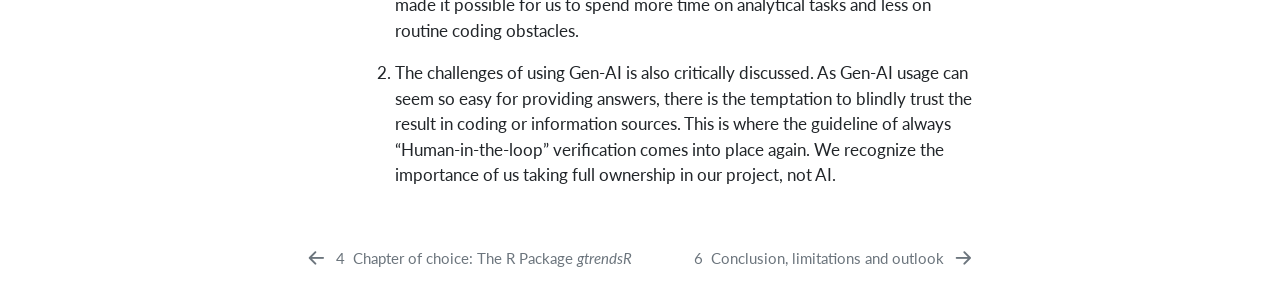
<file: _book/Chapters_Rbootcamp_Project/5_Generative_AI.html>
<!DOCTYPE html>
<html xmlns="http://www.w3.org/1999/xhtml" lang="en" xml:lang="en"><head>

<meta charset="utf-8">
<meta name="generator" content="quarto-1.8.24">

<meta name="viewport" content="width=device-width, initial-scale=1.0, user-scalable=yes">


<title>5&nbsp; Generative AI Usage and Guidelines – Data-Driven Brand &amp; Product Strategy</title>
<style>
code{white-space: pre-wrap;}
span.smallcaps{font-variant: small-caps;}
div.columns{display: flex; gap: min(4vw, 1.5em);}
div.column{flex: auto; overflow-x: auto;}
div.hanging-indent{margin-left: 1.5em; text-indent: -1.5em;}
ul.task-list{list-style: none;}
ul.task-list li input[type="checkbox"] {
  width: 0.8em;
  margin: 0 0.8em 0.2em -1em; /* quarto-specific, see https://github.com/quarto-dev/quarto-cli/issues/4556 */ 
  vertical-align: middle;
}
</style>


<script src="../site_libs/quarto-nav/quarto-nav.js"></script>
<script src="../site_libs/quarto-nav/headroom.min.js"></script>
<script src="../site_libs/clipboard/clipboard.min.js"></script>
<script src="../site_libs/quarto-search/autocomplete.umd.js"></script>
<script src="../site_libs/quarto-search/fuse.min.js"></script>
<script src="../site_libs/quarto-search/quarto-search.js"></script>
<meta name="quarto:offset" content="../">
<link href="../Chapters_Rbootcamp_Project/6_Conclusion_Limitation_Outlook.html" rel="next">
<link href="../Chapters_Rbootcamp_Project/4_chapter_package_of_choice.html" rel="prev">
<script src="../site_libs/quarto-html/quarto.js" type="module"></script>
<script src="../site_libs/quarto-html/tabsets/tabsets.js" type="module"></script>
<script src="../site_libs/quarto-html/axe/axe-check.js" type="module"></script>
<script src="../site_libs/quarto-html/popper.min.js"></script>
<script src="../site_libs/quarto-html/tippy.umd.min.js"></script>
<script src="../site_libs/quarto-html/anchor.min.js"></script>
<link href="../site_libs/quarto-html/tippy.css" rel="stylesheet">
<link href="../site_libs/quarto-html/quarto-syntax-highlighting-dc55a5b9e770e841cd82e46aadbfb9b0.css" rel="stylesheet" id="quarto-text-highlighting-styles">
<script src="../site_libs/bootstrap/bootstrap.min.js"></script>
<link href="../site_libs/bootstrap/bootstrap-icons.css" rel="stylesheet">
<link href="../site_libs/bootstrap/bootstrap-22e83d4e5eff2a99ccc45532742ac980.min.css" rel="stylesheet" append-hash="true" id="quarto-bootstrap" data-mode="light">
<script id="quarto-search-options" type="application/json">{
  "location": "sidebar",
  "copy-button": false,
  "collapse-after": 3,
  "panel-placement": "start",
  "type": "textbox",
  "limit": 50,
  "keyboard-shortcut": [
    "f",
    "/",
    "s"
  ],
  "show-item-context": false,
  "language": {
    "search-no-results-text": "No results",
    "search-matching-documents-text": "matching documents",
    "search-copy-link-title": "Copy link to search",
    "search-hide-matches-text": "Hide additional matches",
    "search-more-match-text": "more match in this document",
    "search-more-matches-text": "more matches in this document",
    "search-clear-button-title": "Clear",
    "search-text-placeholder": "",
    "search-detached-cancel-button-title": "Cancel",
    "search-submit-button-title": "Submit",
    "search-label": "Search"
  }
}</script>


<link rel="stylesheet" href="../style.css">
</head>

<body class="nav-sidebar floating quarto-light">

<div id="quarto-search-results"></div>
  <header id="quarto-header" class="headroom fixed-top">
  <nav class="quarto-secondary-nav">
    <div class="container-fluid d-flex">
      <button type="button" class="quarto-btn-toggle btn" data-bs-toggle="collapse" role="button" data-bs-target=".quarto-sidebar-collapse-item" aria-controls="quarto-sidebar" aria-expanded="false" aria-label="Toggle sidebar navigation" onclick="if (window.quartoToggleHeadroom) { window.quartoToggleHeadroom(); }">
        <i class="bi bi-layout-text-sidebar-reverse"></i>
      </button>
        <nav class="quarto-page-breadcrumbs" aria-label="breadcrumb"><ol class="breadcrumb"><li class="breadcrumb-item"><a href="../Chapters_Rbootcamp_Project/5_Generative_AI.html"><span class="chapter-number">5</span>&nbsp; <span class="chapter-title">Generative AI Usage and Guidelines</span></a></li></ol></nav>
        <a class="flex-grow-1" role="navigation" data-bs-toggle="collapse" data-bs-target=".quarto-sidebar-collapse-item" aria-controls="quarto-sidebar" aria-expanded="false" aria-label="Toggle sidebar navigation" onclick="if (window.quartoToggleHeadroom) { window.quartoToggleHeadroom(); }">      
        </a>
      <button type="button" class="btn quarto-search-button" aria-label="Search" onclick="window.quartoOpenSearch();">
        <i class="bi bi-search"></i>
      </button>
    </div>
  </nav>
</header>
<!-- content -->
<div id="quarto-content" class="quarto-container page-columns page-rows-contents page-layout-full">
<!-- sidebar -->
  <nav id="quarto-sidebar" class="sidebar collapse collapse-horizontal quarto-sidebar-collapse-item sidebar-navigation floating overflow-auto">
    <div class="pt-lg-2 mt-2 text-left sidebar-header sidebar-header-stacked">
      <a href="../index.html" class="sidebar-logo-link">
      </a>
    <div class="sidebar-title mb-0 py-0">
      <a href="../">Data-Driven Brand &amp; Product Strategy</a> 
    </div>
      </div>
        <div class="mt-2 flex-shrink-0 align-items-center">
        <div class="sidebar-search">
        <div id="quarto-search" class="" title="Search"></div>
        </div>
        </div>
    <div class="sidebar-menu-container"> 
    <ul class="list-unstyled mt-1">
        <li class="sidebar-item">
  <div class="sidebar-item-container"> 
  <a href="../index.html" class="sidebar-item-text sidebar-link">
 <span class="menu-text"><span class="chapter-number">1</span>&nbsp; <span class="chapter-title">Our Story</span></span></a>
  </div>
</li>
        <li class="sidebar-item">
  <div class="sidebar-item-container"> 
  <a href="../Chapters_Rbootcamp_Project/2_Prepare_the_Data_for_Analysis.html" class="sidebar-item-text sidebar-link">
 <span class="menu-text"><span class="chapter-number">2</span>&nbsp; <span class="chapter-title">Prepare the Data for Analysis</span></span></a>
  </div>
</li>
        <li class="sidebar-item">
  <div class="sidebar-item-container"> 
  <a href="../Chapters_Rbootcamp_Project/3_Analysis_Visualisation.html" class="sidebar-item-text sidebar-link">
 <span class="menu-text"><span class="chapter-number">3</span>&nbsp; <span class="chapter-title">Analysis and Visualisation</span></span></a>
  </div>
</li>
        <li class="sidebar-item">
  <div class="sidebar-item-container"> 
  <a href="../Chapters_Rbootcamp_Project/4_chapter_package_of_choice.html" class="sidebar-item-text sidebar-link">
 <span class="menu-text"><span class="chapter-number">4</span>&nbsp; <span class="chapter-title">Chapter of choice: The R Package <em>gtrendsR</em></span></span></a>
  </div>
</li>
        <li class="sidebar-item">
  <div class="sidebar-item-container"> 
  <a href="../Chapters_Rbootcamp_Project/5_Generative_AI.html" class="sidebar-item-text sidebar-link active">
 <span class="menu-text"><span class="chapter-number">5</span>&nbsp; <span class="chapter-title">Generative AI Usage and Guidelines</span></span></a>
  </div>
</li>
        <li class="sidebar-item">
  <div class="sidebar-item-container"> 
  <a href="../Chapters_Rbootcamp_Project/6_Conclusion_Limitation_Outlook.html" class="sidebar-item-text sidebar-link">
 <span class="menu-text"><span class="chapter-number">6</span>&nbsp; <span class="chapter-title">Conclusion, limitations and outlook</span></span></a>
  </div>
</li>
    </ul>
    </div>
</nav>
<div id="quarto-sidebar-glass" class="quarto-sidebar-collapse-item" data-bs-toggle="collapse" data-bs-target=".quarto-sidebar-collapse-item"></div>
<!-- margin-sidebar -->
    <div id="quarto-margin-sidebar" class="sidebar margin-sidebar">
        <nav id="TOC" role="doc-toc" class="toc-active">
    <h2 id="toc-title">Table of contents</h2>
   
  <ul>
  <li><a href="#guidelines-for-responsible-and-effective-usage-of-gen-ai" id="toc-guidelines-for-responsible-and-effective-usage-of-gen-ai" class="nav-link active" data-scroll-target="#guidelines-for-responsible-and-effective-usage-of-gen-ai"><span class="header-section-number">5.1</span> Guidelines for Responsible and Effective Usage of Gen-AI</a></li>
  <li><a href="#use-cases-of-ai-tools" id="toc-use-cases-of-ai-tools" class="nav-link" data-scroll-target="#use-cases-of-ai-tools"><span class="header-section-number">5.2</span> Use cases of AI tools</a></li>
  <li><a href="#benefits-and-challenges-in-using-generative-ai-tools" id="toc-benefits-and-challenges-in-using-generative-ai-tools" class="nav-link" data-scroll-target="#benefits-and-challenges-in-using-generative-ai-tools"><span class="header-section-number">5.3</span> Benefits and challenges in using Generative AI tools</a></li>
  </ul>
</nav>
    </div>
<!-- main -->
<main class="content column-body" id="quarto-document-content">

<header id="title-block-header" class="quarto-title-block default">
<div class="quarto-title">
<h1 class="title"><span class="chapter-number">5</span>&nbsp; <span class="chapter-title">Generative AI Usage and Guidelines</span></h1>
</div>



<div class="quarto-title-meta column-body">

    
  
    
  </div>
  


</header>


<p>In this project, Generative AI was used as a supplementary tool on top of the assisting material that was provided in R-Bootcamp, for example, help function in Rstudio, vignettes in CRAN. In addition, we already had some script and Quarto templates from previous projects. All these sources formed the basis of our work with YouTube and Google data. :<br>
</p>
<p>In order to improve efficiency but also enhance our learning, the deployment of Generative AI is guided by a clear set of guidelines and strategies:</p>
<section id="guidelines-for-responsible-and-effective-usage-of-gen-ai" class="level2" data-number="5.1">
<h2 data-number="5.1" class="anchored" data-anchor-id="guidelines-for-responsible-and-effective-usage-of-gen-ai"><span class="header-section-number">5.1</span> Guidelines for Responsible and Effective Usage of Gen-AI</h2>
<ol type="1">
<li><p>Human-in-the-loop verification: for all Gen-AI content suggested by AI were to be seen as drafts instead of final result. Text, code or sources that were provided by AI needed to be critically reviewed, tested.</p></li>
<li><p>Emphasis on learning: Gen-AI should be treated as a learning tool instead of code generator or otherwise. After solutions being provided, students need to engage in critical thinking and ask follow-up questions to understand the logic and method.</p></li>
<li><p>Transparency: The use of Gen-AI should be openly acknowledged, especially where and how AI was used in the workflow. Only with transparency, the benefits of employing AI could be better understood and the quality of the project could be ensured.</p></li>
</ol>
</section>
<section id="use-cases-of-ai-tools" class="level2" data-number="5.2">
<h2 data-number="5.2" class="anchored" data-anchor-id="use-cases-of-ai-tools"><span class="header-section-number">5.2</span> Use cases of AI tools</h2>
<p>We used AI-based assistance systems in specific cases. These primarily served to:<br>
</p>
<ol type="1">
<li><p>Brainstorming: Gen AI was used for elaborations of initial ideas, structuring thoughts and coding solutions.</p></li>
<li><p>Debugging and optimization: Gen-AI is a great tool for explaining error messages in understandable language. It is also suitable for optimizing non-functioning scripts that we had developed ourselves, which improves our project efficiency.</p></li>
<li><p>Proofreading: Gen-AI is deployed in accelerating the proofreading process, especially in detecting grammar and typo mistakes.</p></li>
<li><p>Information acquisition: Gen-AI is used for search of information about methodologies and code documentations, similar to how Google was used for searches. However, human verification of correctness and credibility of sources are crucial for us, because AI as a new technology that can provide inconsistent and incorrect results.</p></li>
</ol>
</section>
<section id="benefits-and-challenges-in-using-generative-ai-tools" class="level2" data-number="5.3">
<h2 data-number="5.3" class="anchored" data-anchor-id="benefits-and-challenges-in-using-generative-ai-tools"><span class="header-section-number">5.3</span> Benefits and challenges in using Generative AI tools</h2>
<ol type="1">
<li><p>The usage of Gen-AI provides various benefits. For instance, when encountering errors in complex ggplot2 visualizations, Gen-AI immensely accelerated the debugging process. It could provide root cause of the error in minutes, which would normally take us 20 mins to search for answer on Stack Overflow or documentations. Moreover, Gen-AI provides excellent live-tutoring experience for students, especially for complex personal learning questions, which accelerates the learning process. In summary, Gen-AI usage made it possible for us to spend more time on analytical tasks and less on routine coding obstacles.</p></li>
<li><p>The challenges of using Gen-AI is also critically discussed. As Gen-AI usage can seem so easy for providing answers, there is the temptation to blindly trust the result in coding or information sources. This is where the guideline of always “Human-in-the-loop” verification comes into place again. We recognize the importance of us taking full ownership in our project, not AI.</p></li>
</ol>


</section>

</main> <!-- /main -->
<script id="quarto-html-after-body" type="application/javascript">
  window.document.addEventListener("DOMContentLoaded", function (event) {
    const icon = "";
    const anchorJS = new window.AnchorJS();
    anchorJS.options = {
      placement: 'right',
      icon: icon
    };
    anchorJS.add('.anchored');
    const isCodeAnnotation = (el) => {
      for (const clz of el.classList) {
        if (clz.startsWith('code-annotation-')) {                     
          return true;
        }
      }
      return false;
    }
    const onCopySuccess = function(e) {
      // button target
      const button = e.trigger;
      // don't keep focus
      button.blur();
      // flash "checked"
      button.classList.add('code-copy-button-checked');
      var currentTitle = button.getAttribute("title");
      button.setAttribute("title", "Copied!");
      let tooltip;
      if (window.bootstrap) {
        button.setAttribute("data-bs-toggle", "tooltip");
        button.setAttribute("data-bs-placement", "left");
        button.setAttribute("data-bs-title", "Copied!");
        tooltip = new bootstrap.Tooltip(button, 
          { trigger: "manual", 
            customClass: "code-copy-button-tooltip",
            offset: [0, -8]});
        tooltip.show();    
      }
      setTimeout(function() {
        if (tooltip) {
          tooltip.hide();
          button.removeAttribute("data-bs-title");
          button.removeAttribute("data-bs-toggle");
          button.removeAttribute("data-bs-placement");
        }
        button.setAttribute("title", currentTitle);
        button.classList.remove('code-copy-button-checked');
      }, 1000);
      // clear code selection
      e.clearSelection();
    }
    const getTextToCopy = function(trigger) {
      const outerScaffold = trigger.parentElement.cloneNode(true);
      const codeEl = outerScaffold.querySelector('code');
      for (const childEl of codeEl.children) {
        if (isCodeAnnotation(childEl)) {
          childEl.remove();
        }
      }
      return codeEl.innerText;
    }
    const clipboard = new window.ClipboardJS('.code-copy-button:not([data-in-quarto-modal])', {
      text: getTextToCopy
    });
    clipboard.on('success', onCopySuccess);
    if (window.document.getElementById('quarto-embedded-source-code-modal')) {
      const clipboardModal = new window.ClipboardJS('.code-copy-button[data-in-quarto-modal]', {
        text: getTextToCopy,
        container: window.document.getElementById('quarto-embedded-source-code-modal')
      });
      clipboardModal.on('success', onCopySuccess);
    }
      var localhostRegex = new RegExp(/^(?:http|https):\/\/localhost\:?[0-9]*\//);
      var mailtoRegex = new RegExp(/^mailto:/);
        var filterRegex = new RegExp('/' + window.location.host + '/');
      var isInternal = (href) => {
          return filterRegex.test(href) || localhostRegex.test(href) || mailtoRegex.test(href);
      }
      // Inspect non-navigation links and adorn them if external
     var links = window.document.querySelectorAll('a[href]:not(.nav-link):not(.navbar-brand):not(.toc-action):not(.sidebar-link):not(.sidebar-item-toggle):not(.pagination-link):not(.no-external):not([aria-hidden]):not(.dropdown-item):not(.quarto-navigation-tool):not(.about-link)');
      for (var i=0; i<links.length; i++) {
        const link = links[i];
        if (!isInternal(link.href)) {
          // undo the damage that might have been done by quarto-nav.js in the case of
          // links that we want to consider external
          if (link.dataset.originalHref !== undefined) {
            link.href = link.dataset.originalHref;
          }
        }
      }
    function tippyHover(el, contentFn, onTriggerFn, onUntriggerFn) {
      const config = {
        allowHTML: true,
        maxWidth: 500,
        delay: 100,
        arrow: false,
        appendTo: function(el) {
            return el.parentElement;
        },
        interactive: true,
        interactiveBorder: 10,
        theme: 'quarto',
        placement: 'bottom-start',
      };
      if (contentFn) {
        config.content = contentFn;
      }
      if (onTriggerFn) {
        config.onTrigger = onTriggerFn;
      }
      if (onUntriggerFn) {
        config.onUntrigger = onUntriggerFn;
      }
      window.tippy(el, config); 
    }
    const noterefs = window.document.querySelectorAll('a[role="doc-noteref"]');
    for (var i=0; i<noterefs.length; i++) {
      const ref = noterefs[i];
      tippyHover(ref, function() {
        // use id or data attribute instead here
        let href = ref.getAttribute('data-footnote-href') || ref.getAttribute('href');
        try { href = new URL(href).hash; } catch {}
        const id = href.replace(/^#\/?/, "");
        const note = window.document.getElementById(id);
        if (note) {
          return note.innerHTML;
        } else {
          return "";
        }
      });
    }
    const xrefs = window.document.querySelectorAll('a.quarto-xref');
    const processXRef = (id, note) => {
      // Strip column container classes
      const stripColumnClz = (el) => {
        el.classList.remove("page-full", "page-columns");
        if (el.children) {
          for (const child of el.children) {
            stripColumnClz(child);
          }
        }
      }
      stripColumnClz(note)
      if (id === null || id.startsWith('sec-')) {
        // Special case sections, only their first couple elements
        const container = document.createElement("div");
        if (note.children && note.children.length > 2) {
          container.appendChild(note.children[0].cloneNode(true));
          for (let i = 1; i < note.children.length; i++) {
            const child = note.children[i];
            if (child.tagName === "P" && child.innerText === "") {
              continue;
            } else {
              container.appendChild(child.cloneNode(true));
              break;
            }
          }
          if (window.Quarto?.typesetMath) {
            window.Quarto.typesetMath(container);
          }
          return container.innerHTML
        } else {
          if (window.Quarto?.typesetMath) {
            window.Quarto.typesetMath(note);
          }
          return note.innerHTML;
        }
      } else {
        // Remove any anchor links if they are present
        const anchorLink = note.querySelector('a.anchorjs-link');
        if (anchorLink) {
          anchorLink.remove();
        }
        if (window.Quarto?.typesetMath) {
          window.Quarto.typesetMath(note);
        }
        if (note.classList.contains("callout")) {
          return note.outerHTML;
        } else {
          return note.innerHTML;
        }
      }
    }
    for (var i=0; i<xrefs.length; i++) {
      const xref = xrefs[i];
      tippyHover(xref, undefined, function(instance) {
        instance.disable();
        let url = xref.getAttribute('href');
        let hash = undefined; 
        if (url.startsWith('#')) {
          hash = url;
        } else {
          try { hash = new URL(url).hash; } catch {}
        }
        if (hash) {
          const id = hash.replace(/^#\/?/, "");
          const note = window.document.getElementById(id);
          if (note !== null) {
            try {
              const html = processXRef(id, note.cloneNode(true));
              instance.setContent(html);
            } finally {
              instance.enable();
              instance.show();
            }
          } else {
            // See if we can fetch this
            fetch(url.split('#')[0])
            .then(res => res.text())
            .then(html => {
              const parser = new DOMParser();
              const htmlDoc = parser.parseFromString(html, "text/html");
              const note = htmlDoc.getElementById(id);
              if (note !== null) {
                const html = processXRef(id, note);
                instance.setContent(html);
              } 
            }).finally(() => {
              instance.enable();
              instance.show();
            });
          }
        } else {
          // See if we can fetch a full url (with no hash to target)
          // This is a special case and we should probably do some content thinning / targeting
          fetch(url)
          .then(res => res.text())
          .then(html => {
            const parser = new DOMParser();
            const htmlDoc = parser.parseFromString(html, "text/html");
            const note = htmlDoc.querySelector('main.content');
            if (note !== null) {
              // This should only happen for chapter cross references
              // (since there is no id in the URL)
              // remove the first header
              if (note.children.length > 0 && note.children[0].tagName === "HEADER") {
                note.children[0].remove();
              }
              const html = processXRef(null, note);
              instance.setContent(html);
            } 
          }).finally(() => {
            instance.enable();
            instance.show();
          });
        }
      }, function(instance) {
      });
    }
        let selectedAnnoteEl;
        const selectorForAnnotation = ( cell, annotation) => {
          let cellAttr = 'data-code-cell="' + cell + '"';
          let lineAttr = 'data-code-annotation="' +  annotation + '"';
          const selector = 'span[' + cellAttr + '][' + lineAttr + ']';
          return selector;
        }
        const selectCodeLines = (annoteEl) => {
          const doc = window.document;
          const targetCell = annoteEl.getAttribute("data-target-cell");
          const targetAnnotation = annoteEl.getAttribute("data-target-annotation");
          const annoteSpan = window.document.querySelector(selectorForAnnotation(targetCell, targetAnnotation));
          const lines = annoteSpan.getAttribute("data-code-lines").split(",");
          const lineIds = lines.map((line) => {
            return targetCell + "-" + line;
          })
          let top = null;
          let height = null;
          let parent = null;
          if (lineIds.length > 0) {
              //compute the position of the single el (top and bottom and make a div)
              const el = window.document.getElementById(lineIds[0]);
              top = el.offsetTop;
              height = el.offsetHeight;
              parent = el.parentElement.parentElement;
            if (lineIds.length > 1) {
              const lastEl = window.document.getElementById(lineIds[lineIds.length - 1]);
              const bottom = lastEl.offsetTop + lastEl.offsetHeight;
              height = bottom - top;
            }
            if (top !== null && height !== null && parent !== null) {
              // cook up a div (if necessary) and position it 
              let div = window.document.getElementById("code-annotation-line-highlight");
              if (div === null) {
                div = window.document.createElement("div");
                div.setAttribute("id", "code-annotation-line-highlight");
                div.style.position = 'absolute';
                parent.appendChild(div);
              }
              div.style.top = top - 2 + "px";
              div.style.height = height + 4 + "px";
              div.style.left = 0;
              let gutterDiv = window.document.getElementById("code-annotation-line-highlight-gutter");
              if (gutterDiv === null) {
                gutterDiv = window.document.createElement("div");
                gutterDiv.setAttribute("id", "code-annotation-line-highlight-gutter");
                gutterDiv.style.position = 'absolute';
                const codeCell = window.document.getElementById(targetCell);
                const gutter = codeCell.querySelector('.code-annotation-gutter');
                gutter.appendChild(gutterDiv);
              }
              gutterDiv.style.top = top - 2 + "px";
              gutterDiv.style.height = height + 4 + "px";
            }
            selectedAnnoteEl = annoteEl;
          }
        };
        const unselectCodeLines = () => {
          const elementsIds = ["code-annotation-line-highlight", "code-annotation-line-highlight-gutter"];
          elementsIds.forEach((elId) => {
            const div = window.document.getElementById(elId);
            if (div) {
              div.remove();
            }
          });
          selectedAnnoteEl = undefined;
        };
          // Handle positioning of the toggle
      window.addEventListener(
        "resize",
        throttle(() => {
          elRect = undefined;
          if (selectedAnnoteEl) {
            selectCodeLines(selectedAnnoteEl);
          }
        }, 10)
      );
      function throttle(fn, ms) {
      let throttle = false;
      let timer;
        return (...args) => {
          if(!throttle) { // first call gets through
              fn.apply(this, args);
              throttle = true;
          } else { // all the others get throttled
              if(timer) clearTimeout(timer); // cancel #2
              timer = setTimeout(() => {
                fn.apply(this, args);
                timer = throttle = false;
              }, ms);
          }
        };
      }
        // Attach click handler to the DT
        const annoteDls = window.document.querySelectorAll('dt[data-target-cell]');
        for (const annoteDlNode of annoteDls) {
          annoteDlNode.addEventListener('click', (event) => {
            const clickedEl = event.target;
            if (clickedEl !== selectedAnnoteEl) {
              unselectCodeLines();
              const activeEl = window.document.querySelector('dt[data-target-cell].code-annotation-active');
              if (activeEl) {
                activeEl.classList.remove('code-annotation-active');
              }
              selectCodeLines(clickedEl);
              clickedEl.classList.add('code-annotation-active');
            } else {
              // Unselect the line
              unselectCodeLines();
              clickedEl.classList.remove('code-annotation-active');
            }
          });
        }
    const findCites = (el) => {
      const parentEl = el.parentElement;
      if (parentEl) {
        const cites = parentEl.dataset.cites;
        if (cites) {
          return {
            el,
            cites: cites.split(' ')
          };
        } else {
          return findCites(el.parentElement)
        }
      } else {
        return undefined;
      }
    };
    var bibliorefs = window.document.querySelectorAll('a[role="doc-biblioref"]');
    for (var i=0; i<bibliorefs.length; i++) {
      const ref = bibliorefs[i];
      const citeInfo = findCites(ref);
      if (citeInfo) {
        tippyHover(citeInfo.el, function() {
          var popup = window.document.createElement('div');
          citeInfo.cites.forEach(function(cite) {
            var citeDiv = window.document.createElement('div');
            citeDiv.classList.add('hanging-indent');
            citeDiv.classList.add('csl-entry');
            var biblioDiv = window.document.getElementById('ref-' + cite);
            if (biblioDiv) {
              citeDiv.innerHTML = biblioDiv.innerHTML;
            }
            popup.appendChild(citeDiv);
          });
          return popup.innerHTML;
        });
      }
    }
  });
  </script>
<nav class="page-navigation column-body">
  <div class="nav-page nav-page-previous">
      <a href="../Chapters_Rbootcamp_Project/4_chapter_package_of_choice.html" class="pagination-link" aria-label="Chapter of choice: The R Package *gtrendsR*">
        <i class="bi bi-arrow-left-short"></i> <span class="nav-page-text"><span class="chapter-number">4</span>&nbsp; <span class="chapter-title">Chapter of choice: The R Package <em>gtrendsR</em></span></span>
      </a>          
  </div>
  <div class="nav-page nav-page-next">
      <a href="../Chapters_Rbootcamp_Project/6_Conclusion_Limitation_Outlook.html" class="pagination-link" aria-label="Conclusion, limitations and outlook">
        <span class="nav-page-text"><span class="chapter-number">6</span>&nbsp; <span class="chapter-title">Conclusion, limitations and outlook</span></span> <i class="bi bi-arrow-right-short"></i>
      </a>
  </div>
</nav>
</div> <!-- /content -->




</body></html>
</file>
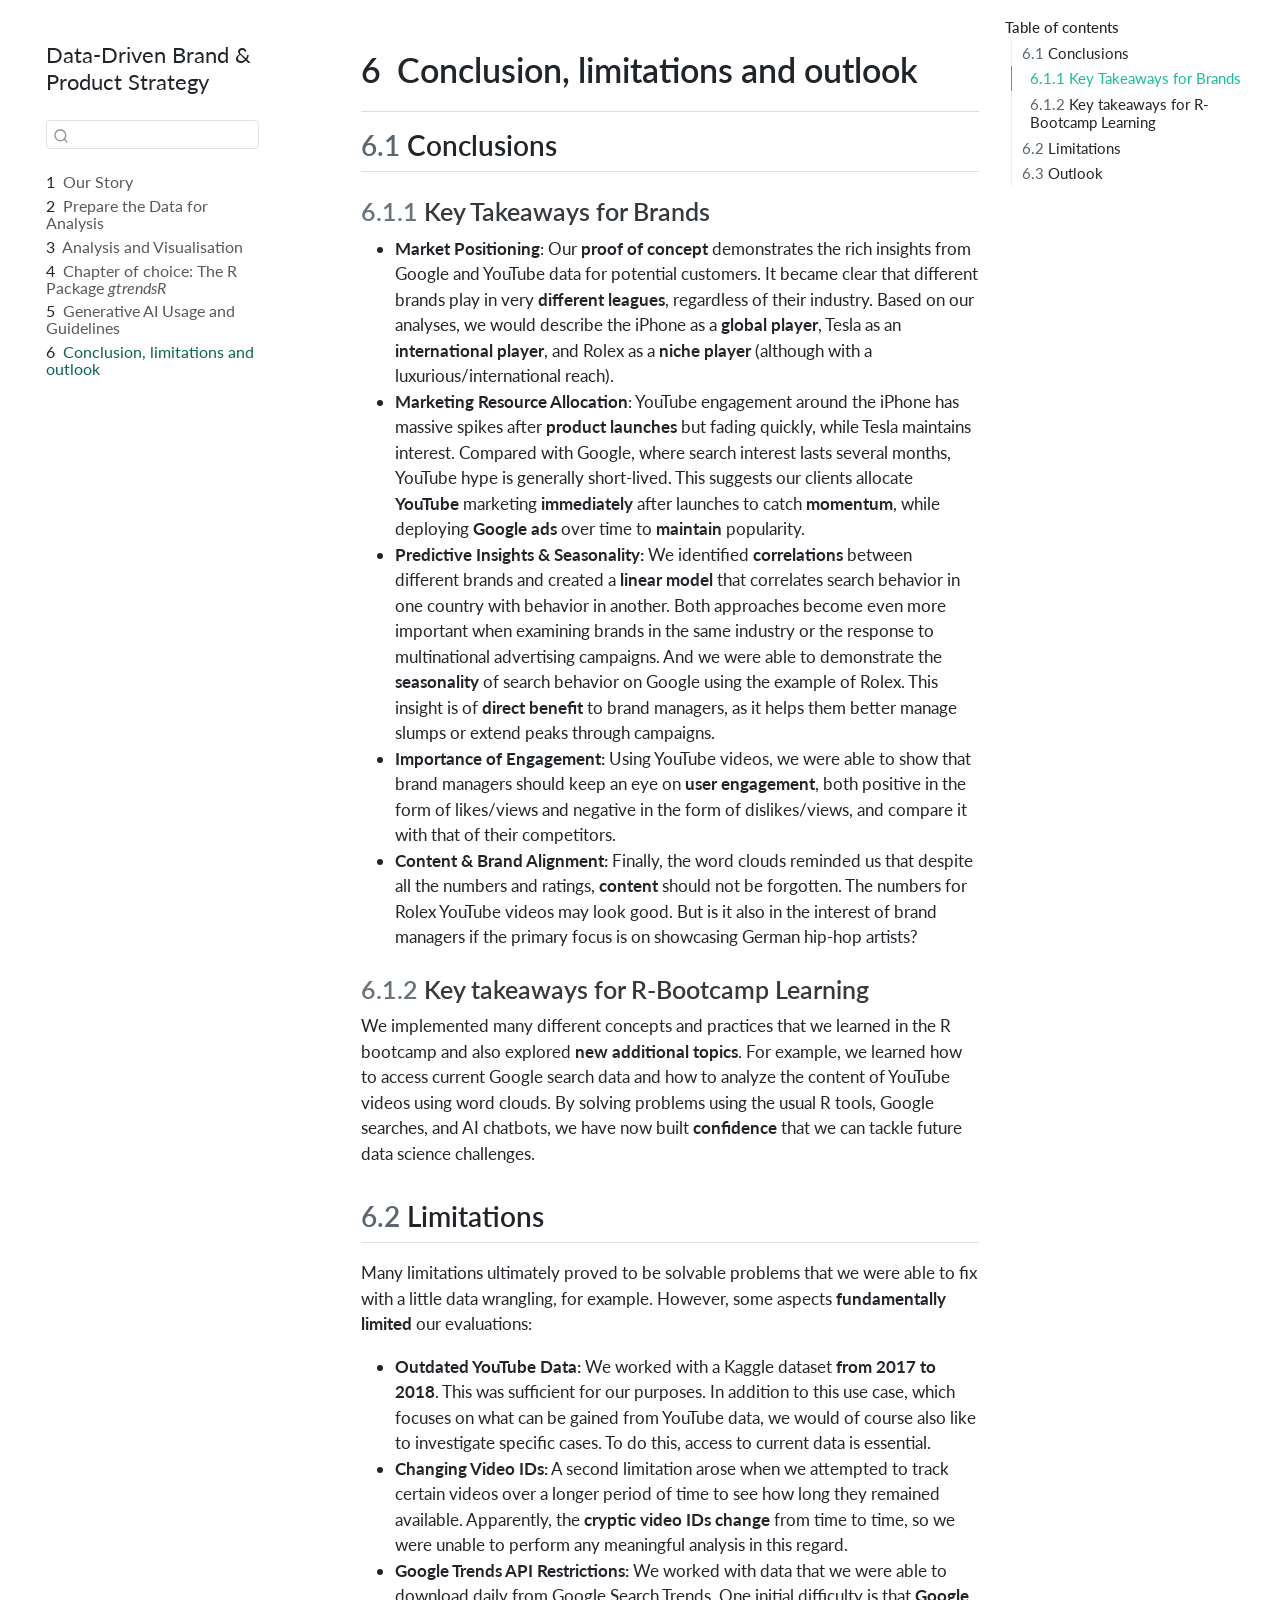
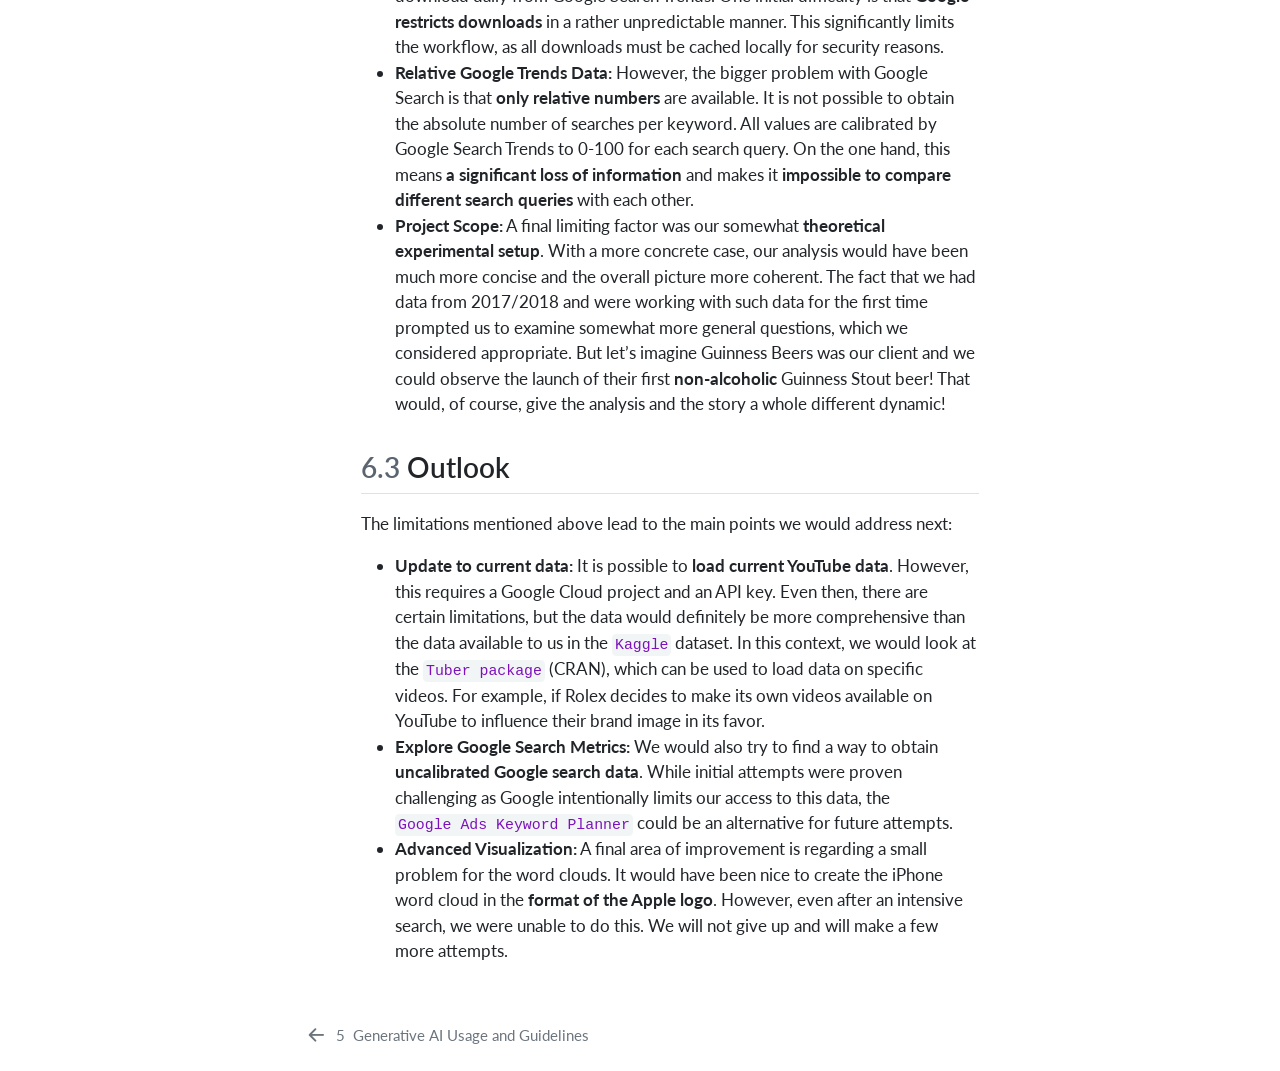
<file: _book/Chapters_Rbootcamp_Project/6_Conclusion_Limitation_Outlook.html>
<!DOCTYPE html>
<html xmlns="http://www.w3.org/1999/xhtml" lang="en" xml:lang="en"><head>

<meta charset="utf-8">
<meta name="generator" content="quarto-1.8.24">

<meta name="viewport" content="width=device-width, initial-scale=1.0, user-scalable=yes">


<title>6&nbsp; Conclusion, limitations and outlook – Data-Driven Brand &amp; Product Strategy</title>
<style>
code{white-space: pre-wrap;}
span.smallcaps{font-variant: small-caps;}
div.columns{display: flex; gap: min(4vw, 1.5em);}
div.column{flex: auto; overflow-x: auto;}
div.hanging-indent{margin-left: 1.5em; text-indent: -1.5em;}
ul.task-list{list-style: none;}
ul.task-list li input[type="checkbox"] {
  width: 0.8em;
  margin: 0 0.8em 0.2em -1em; /* quarto-specific, see https://github.com/quarto-dev/quarto-cli/issues/4556 */ 
  vertical-align: middle;
}
</style>


<script src="../site_libs/quarto-nav/quarto-nav.js"></script>
<script src="../site_libs/quarto-nav/headroom.min.js"></script>
<script src="../site_libs/clipboard/clipboard.min.js"></script>
<script src="../site_libs/quarto-search/autocomplete.umd.js"></script>
<script src="../site_libs/quarto-search/fuse.min.js"></script>
<script src="../site_libs/quarto-search/quarto-search.js"></script>
<meta name="quarto:offset" content="../">
<link href="../Chapters_Rbootcamp_Project/5_Generative_AI.html" rel="prev">
<script src="../site_libs/quarto-html/quarto.js" type="module"></script>
<script src="../site_libs/quarto-html/tabsets/tabsets.js" type="module"></script>
<script src="../site_libs/quarto-html/axe/axe-check.js" type="module"></script>
<script src="../site_libs/quarto-html/popper.min.js"></script>
<script src="../site_libs/quarto-html/tippy.umd.min.js"></script>
<script src="../site_libs/quarto-html/anchor.min.js"></script>
<link href="../site_libs/quarto-html/tippy.css" rel="stylesheet">
<link href="../site_libs/quarto-html/quarto-syntax-highlighting-dc55a5b9e770e841cd82e46aadbfb9b0.css" rel="stylesheet" id="quarto-text-highlighting-styles">
<script src="../site_libs/bootstrap/bootstrap.min.js"></script>
<link href="../site_libs/bootstrap/bootstrap-icons.css" rel="stylesheet">
<link href="../site_libs/bootstrap/bootstrap-22e83d4e5eff2a99ccc45532742ac980.min.css" rel="stylesheet" append-hash="true" id="quarto-bootstrap" data-mode="light">
<script id="quarto-search-options" type="application/json">{
  "location": "sidebar",
  "copy-button": false,
  "collapse-after": 3,
  "panel-placement": "start",
  "type": "textbox",
  "limit": 50,
  "keyboard-shortcut": [
    "f",
    "/",
    "s"
  ],
  "show-item-context": false,
  "language": {
    "search-no-results-text": "No results",
    "search-matching-documents-text": "matching documents",
    "search-copy-link-title": "Copy link to search",
    "search-hide-matches-text": "Hide additional matches",
    "search-more-match-text": "more match in this document",
    "search-more-matches-text": "more matches in this document",
    "search-clear-button-title": "Clear",
    "search-text-placeholder": "",
    "search-detached-cancel-button-title": "Cancel",
    "search-submit-button-title": "Submit",
    "search-label": "Search"
  }
}</script>


<link rel="stylesheet" href="../style.css">
</head>

<body class="nav-sidebar floating quarto-light">

<div id="quarto-search-results"></div>
  <header id="quarto-header" class="headroom fixed-top">
  <nav class="quarto-secondary-nav">
    <div class="container-fluid d-flex">
      <button type="button" class="quarto-btn-toggle btn" data-bs-toggle="collapse" role="button" data-bs-target=".quarto-sidebar-collapse-item" aria-controls="quarto-sidebar" aria-expanded="false" aria-label="Toggle sidebar navigation" onclick="if (window.quartoToggleHeadroom) { window.quartoToggleHeadroom(); }">
        <i class="bi bi-layout-text-sidebar-reverse"></i>
      </button>
        <nav class="quarto-page-breadcrumbs" aria-label="breadcrumb"><ol class="breadcrumb"><li class="breadcrumb-item"><a href="../Chapters_Rbootcamp_Project/6_Conclusion_Limitation_Outlook.html"><span class="chapter-number">6</span>&nbsp; <span class="chapter-title">Conclusion, limitations and outlook</span></a></li></ol></nav>
        <a class="flex-grow-1" role="navigation" data-bs-toggle="collapse" data-bs-target=".quarto-sidebar-collapse-item" aria-controls="quarto-sidebar" aria-expanded="false" aria-label="Toggle sidebar navigation" onclick="if (window.quartoToggleHeadroom) { window.quartoToggleHeadroom(); }">      
        </a>
      <button type="button" class="btn quarto-search-button" aria-label="Search" onclick="window.quartoOpenSearch();">
        <i class="bi bi-search"></i>
      </button>
    </div>
  </nav>
</header>
<!-- content -->
<div id="quarto-content" class="quarto-container page-columns page-rows-contents page-layout-full">
<!-- sidebar -->
  <nav id="quarto-sidebar" class="sidebar collapse collapse-horizontal quarto-sidebar-collapse-item sidebar-navigation floating overflow-auto">
    <div class="pt-lg-2 mt-2 text-left sidebar-header sidebar-header-stacked">
      <a href="../index.html" class="sidebar-logo-link">
      </a>
    <div class="sidebar-title mb-0 py-0">
      <a href="../">Data-Driven Brand &amp; Product Strategy</a> 
    </div>
      </div>
        <div class="mt-2 flex-shrink-0 align-items-center">
        <div class="sidebar-search">
        <div id="quarto-search" class="" title="Search"></div>
        </div>
        </div>
    <div class="sidebar-menu-container"> 
    <ul class="list-unstyled mt-1">
        <li class="sidebar-item">
  <div class="sidebar-item-container"> 
  <a href="../index.html" class="sidebar-item-text sidebar-link">
 <span class="menu-text"><span class="chapter-number">1</span>&nbsp; <span class="chapter-title">Our Story</span></span></a>
  </div>
</li>
        <li class="sidebar-item">
  <div class="sidebar-item-container"> 
  <a href="../Chapters_Rbootcamp_Project/2_Prepare_the_Data_for_Analysis.html" class="sidebar-item-text sidebar-link">
 <span class="menu-text"><span class="chapter-number">2</span>&nbsp; <span class="chapter-title">Prepare the Data for Analysis</span></span></a>
  </div>
</li>
        <li class="sidebar-item">
  <div class="sidebar-item-container"> 
  <a href="../Chapters_Rbootcamp_Project/3_Analysis_Visualisation.html" class="sidebar-item-text sidebar-link">
 <span class="menu-text"><span class="chapter-number">3</span>&nbsp; <span class="chapter-title">Analysis and Visualisation</span></span></a>
  </div>
</li>
        <li class="sidebar-item">
  <div class="sidebar-item-container"> 
  <a href="../Chapters_Rbootcamp_Project/4_chapter_package_of_choice.html" class="sidebar-item-text sidebar-link">
 <span class="menu-text"><span class="chapter-number">4</span>&nbsp; <span class="chapter-title">Chapter of choice: The R Package <em>gtrendsR</em></span></span></a>
  </div>
</li>
        <li class="sidebar-item">
  <div class="sidebar-item-container"> 
  <a href="../Chapters_Rbootcamp_Project/5_Generative_AI.html" class="sidebar-item-text sidebar-link">
 <span class="menu-text"><span class="chapter-number">5</span>&nbsp; <span class="chapter-title">Generative AI Usage and Guidelines</span></span></a>
  </div>
</li>
        <li class="sidebar-item">
  <div class="sidebar-item-container"> 
  <a href="../Chapters_Rbootcamp_Project/6_Conclusion_Limitation_Outlook.html" class="sidebar-item-text sidebar-link active">
 <span class="menu-text"><span class="chapter-number">6</span>&nbsp; <span class="chapter-title">Conclusion, limitations and outlook</span></span></a>
  </div>
</li>
    </ul>
    </div>
</nav>
<div id="quarto-sidebar-glass" class="quarto-sidebar-collapse-item" data-bs-toggle="collapse" data-bs-target=".quarto-sidebar-collapse-item"></div>
<!-- margin-sidebar -->
    <div id="quarto-margin-sidebar" class="sidebar margin-sidebar">
        <nav id="TOC" role="doc-toc" class="toc-active">
    <h2 id="toc-title">Table of contents</h2>
   
  <ul>
  <li><a href="#conclusions" id="toc-conclusions" class="nav-link active" data-scroll-target="#conclusions"><span class="header-section-number">6.1</span> Conclusions</a>
  <ul class="collapse">
  <li><a href="#key-takeaways-for-brands" id="toc-key-takeaways-for-brands" class="nav-link" data-scroll-target="#key-takeaways-for-brands"><span class="header-section-number">6.1.1</span> Key Takeaways for Brands</a></li>
  <li><a href="#key-takeaways-for-r-bootcamp-learning" id="toc-key-takeaways-for-r-bootcamp-learning" class="nav-link" data-scroll-target="#key-takeaways-for-r-bootcamp-learning"><span class="header-section-number">6.1.2</span> Key takeaways for R-Bootcamp Learning</a></li>
  </ul></li>
  <li><a href="#limitations" id="toc-limitations" class="nav-link" data-scroll-target="#limitations"><span class="header-section-number">6.2</span> Limitations</a></li>
  <li><a href="#outlook" id="toc-outlook" class="nav-link" data-scroll-target="#outlook"><span class="header-section-number">6.3</span> Outlook</a></li>
  </ul>
</nav>
    </div>
<!-- main -->
<main class="content column-body" id="quarto-document-content">

<header id="title-block-header" class="quarto-title-block default">
<div class="quarto-title">
<h1 class="title"><span class="chapter-number">6</span>&nbsp; <span class="chapter-title">Conclusion, limitations and outlook</span></h1>
</div>



<div class="quarto-title-meta column-body">

    
  
    
  </div>
  


</header>


<section id="conclusions" class="level2" data-number="6.1">
<h2 data-number="6.1" class="anchored" data-anchor-id="conclusions"><span class="header-section-number">6.1</span> Conclusions</h2>
<section id="key-takeaways-for-brands" class="level3" data-number="6.1.1">
<h3 data-number="6.1.1" class="anchored" data-anchor-id="key-takeaways-for-brands"><span class="header-section-number">6.1.1</span> Key Takeaways for Brands</h3>
<ul>
<li><strong>Market Positioning</strong>: Our <strong>proof of concept</strong> demonstrates the rich insights from Google and YouTube data for potential customers. It became clear that different brands play in very <strong>different leagues</strong>, regardless of their industry. Based on our analyses, we would describe the iPhone as a <strong>global player</strong>, Tesla as an <strong>international player</strong>, and Rolex as a <strong>niche player</strong> (although with a luxurious/international reach).</li>
<li><strong>Marketing Resource Allocation</strong>: YouTube engagement around the iPhone has massive spikes after <strong>product launches</strong> but fading quickly, while Tesla maintains interest. Compared with Google, where search interest lasts several months, YouTube hype is generally short-lived. This suggests our clients allocate <strong>YouTube</strong> marketing <strong>immediately</strong> after launches to catch <strong>momentum</strong>, while deploying <strong>Google ads</strong> over time to <strong>maintain</strong> popularity.</li>
<li><strong>Predictive Insights &amp; Seasonality:</strong> We identified <strong>correlations</strong> between different brands and created a <strong>linear model</strong> that correlates search behavior in one country with behavior in another. Both approaches become even more important when examining brands in the same industry or the response to multinational advertising campaigns. And we were able to demonstrate the <strong>seasonality</strong> of search behavior on Google using the example of Rolex. This insight is of <strong>direct benefit</strong> to brand managers, as it helps them better manage slumps or extend peaks through campaigns.</li>
<li><strong>Importance of Engagement:</strong> Using YouTube videos, we were able to show that brand managers should keep an eye on <strong>user engagement</strong>, both positive in the form of likes/views and negative in the form of dislikes/views, and compare it with that of their competitors.</li>
<li><strong>Content &amp; Brand Alignment:</strong> Finally, the word clouds reminded us that despite all the numbers and ratings, <strong>content</strong> should not be forgotten. The numbers for Rolex YouTube videos may look good. But is it also in the interest of brand managers if the primary focus is on showcasing German hip-hop artists?</li>
</ul>
</section>
<section id="key-takeaways-for-r-bootcamp-learning" class="level3" data-number="6.1.2">
<h3 data-number="6.1.2" class="anchored" data-anchor-id="key-takeaways-for-r-bootcamp-learning"><span class="header-section-number">6.1.2</span> Key takeaways for R-Bootcamp Learning</h3>
<p>We implemented many different concepts and practices that we learned in the R bootcamp and also explored <strong>new additional topics</strong>. For example, we learned how to access current Google search data and how to analyze the content of YouTube videos using word clouds. By solving problems using the usual R tools, Google searches, and AI chatbots, we have now built <strong>confidence</strong> that we can tackle future data science challenges.</p>
</section>
</section>
<section id="limitations" class="level2" data-number="6.2">
<h2 data-number="6.2" class="anchored" data-anchor-id="limitations"><span class="header-section-number">6.2</span> Limitations</h2>
<p>Many limitations ultimately proved to be solvable problems that we were able to fix with a little data wrangling, for example. However, some aspects <strong>fundamentally limited</strong> our evaluations:</p>
<ul>
<li><strong>Outdated YouTube Data:</strong> We worked with a Kaggle dataset <strong>from 2017 to 2018</strong>. This was sufficient for our purposes. In addition to this use case, which focuses on what can be gained from YouTube data, we would of course also like to investigate specific cases. To do this, access to current data is essential.</li>
<li><strong>Changing Video IDs:</strong> A second limitation arose when we attempted to track certain videos over a longer period of time to see how long they remained available. Apparently, the <strong>cryptic video IDs change</strong> from time to time, so we were unable to perform any meaningful analysis in this regard.</li>
<li><strong>Google Trends API Restrictions:</strong> We worked with data that we were able to download daily from Google Search Trends. One initial difficulty is that <strong>Google restricts downloads</strong> in a rather unpredictable manner. This significantly limits the workflow, as all downloads must be cached locally for security reasons.</li>
<li><strong>Relative Google Trends Data:</strong> However, the bigger problem with Google Search is that <strong>only relative numbers</strong> are available. It is not possible to obtain the absolute number of searches per keyword. All values are calibrated by Google Search Trends to 0-100 for each search query. On the one hand, this means <strong>a significant loss of information</strong> and makes it <strong>impossible to compare different search queries</strong> with each other.</li>
<li><strong>Project Scope:</strong> A final limiting factor was our somewhat <strong>theoretical experimental setup</strong>. With a more concrete case, our analysis would have been much more concise and the overall picture more coherent. The fact that we had data from 2017/2018 and were working with such data for the first time prompted us to examine somewhat more general questions, which we considered appropriate. But let’s imagine Guinness Beers was our client and we could observe the launch of their first <strong>non-alcoholic</strong> Guinness Stout beer! That would, of course, give the analysis and the story a whole different dynamic!</li>
</ul>
</section>
<section id="outlook" class="level2" data-number="6.3">
<h2 data-number="6.3" class="anchored" data-anchor-id="outlook"><span class="header-section-number">6.3</span> Outlook</h2>
<p>The limitations mentioned above lead to the main points we would address next:</p>
<ul>
<li><strong>Update to current data:</strong> It is possible to <strong>load current YouTube data</strong>. However, this requires a Google Cloud project and an API key. Even then, there are certain limitations, but the data would definitely be more comprehensive than the data available to us in the <code>Kaggle</code> dataset. In this context, we would look at the <code>Tuber package</code> (CRAN), which can be used to load data on specific videos. For example, if Rolex decides to make its own videos available on YouTube to influence their brand image in its favor.</li>
<li><strong>Explore Google Search Metrics:</strong> We would also try to find a way to obtain <strong>uncalibrated Google search data</strong>. While initial attempts were proven challenging as Google intentionally limits our access to this data, the <code>Google Ads Keyword Planner</code> could be an alternative for future attempts.</li>
<li><strong>Advanced Visualization:</strong> A final area of improvement is regarding a small problem for the word clouds. It would have been nice to create the iPhone word cloud in the <strong>format of the Apple logo</strong>. However, even after an intensive search, we were unable to do this. We will not give up and will make a few more attempts.</li>
</ul>


</section>

</main> <!-- /main -->
<script id="quarto-html-after-body" type="application/javascript">
  window.document.addEventListener("DOMContentLoaded", function (event) {
    const icon = "";
    const anchorJS = new window.AnchorJS();
    anchorJS.options = {
      placement: 'right',
      icon: icon
    };
    anchorJS.add('.anchored');
    const isCodeAnnotation = (el) => {
      for (const clz of el.classList) {
        if (clz.startsWith('code-annotation-')) {                     
          return true;
        }
      }
      return false;
    }
    const onCopySuccess = function(e) {
      // button target
      const button = e.trigger;
      // don't keep focus
      button.blur();
      // flash "checked"
      button.classList.add('code-copy-button-checked');
      var currentTitle = button.getAttribute("title");
      button.setAttribute("title", "Copied!");
      let tooltip;
      if (window.bootstrap) {
        button.setAttribute("data-bs-toggle", "tooltip");
        button.setAttribute("data-bs-placement", "left");
        button.setAttribute("data-bs-title", "Copied!");
        tooltip = new bootstrap.Tooltip(button, 
          { trigger: "manual", 
            customClass: "code-copy-button-tooltip",
            offset: [0, -8]});
        tooltip.show();    
      }
      setTimeout(function() {
        if (tooltip) {
          tooltip.hide();
          button.removeAttribute("data-bs-title");
          button.removeAttribute("data-bs-toggle");
          button.removeAttribute("data-bs-placement");
        }
        button.setAttribute("title", currentTitle);
        button.classList.remove('code-copy-button-checked');
      }, 1000);
      // clear code selection
      e.clearSelection();
    }
    const getTextToCopy = function(trigger) {
      const outerScaffold = trigger.parentElement.cloneNode(true);
      const codeEl = outerScaffold.querySelector('code');
      for (const childEl of codeEl.children) {
        if (isCodeAnnotation(childEl)) {
          childEl.remove();
        }
      }
      return codeEl.innerText;
    }
    const clipboard = new window.ClipboardJS('.code-copy-button:not([data-in-quarto-modal])', {
      text: getTextToCopy
    });
    clipboard.on('success', onCopySuccess);
    if (window.document.getElementById('quarto-embedded-source-code-modal')) {
      const clipboardModal = new window.ClipboardJS('.code-copy-button[data-in-quarto-modal]', {
        text: getTextToCopy,
        container: window.document.getElementById('quarto-embedded-source-code-modal')
      });
      clipboardModal.on('success', onCopySuccess);
    }
      var localhostRegex = new RegExp(/^(?:http|https):\/\/localhost\:?[0-9]*\//);
      var mailtoRegex = new RegExp(/^mailto:/);
        var filterRegex = new RegExp('/' + window.location.host + '/');
      var isInternal = (href) => {
          return filterRegex.test(href) || localhostRegex.test(href) || mailtoRegex.test(href);
      }
      // Inspect non-navigation links and adorn them if external
     var links = window.document.querySelectorAll('a[href]:not(.nav-link):not(.navbar-brand):not(.toc-action):not(.sidebar-link):not(.sidebar-item-toggle):not(.pagination-link):not(.no-external):not([aria-hidden]):not(.dropdown-item):not(.quarto-navigation-tool):not(.about-link)');
      for (var i=0; i<links.length; i++) {
        const link = links[i];
        if (!isInternal(link.href)) {
          // undo the damage that might have been done by quarto-nav.js in the case of
          // links that we want to consider external
          if (link.dataset.originalHref !== undefined) {
            link.href = link.dataset.originalHref;
          }
        }
      }
    function tippyHover(el, contentFn, onTriggerFn, onUntriggerFn) {
      const config = {
        allowHTML: true,
        maxWidth: 500,
        delay: 100,
        arrow: false,
        appendTo: function(el) {
            return el.parentElement;
        },
        interactive: true,
        interactiveBorder: 10,
        theme: 'quarto',
        placement: 'bottom-start',
      };
      if (contentFn) {
        config.content = contentFn;
      }
      if (onTriggerFn) {
        config.onTrigger = onTriggerFn;
      }
      if (onUntriggerFn) {
        config.onUntrigger = onUntriggerFn;
      }
      window.tippy(el, config); 
    }
    const noterefs = window.document.querySelectorAll('a[role="doc-noteref"]');
    for (var i=0; i<noterefs.length; i++) {
      const ref = noterefs[i];
      tippyHover(ref, function() {
        // use id or data attribute instead here
        let href = ref.getAttribute('data-footnote-href') || ref.getAttribute('href');
        try { href = new URL(href).hash; } catch {}
        const id = href.replace(/^#\/?/, "");
        const note = window.document.getElementById(id);
        if (note) {
          return note.innerHTML;
        } else {
          return "";
        }
      });
    }
    const xrefs = window.document.querySelectorAll('a.quarto-xref');
    const processXRef = (id, note) => {
      // Strip column container classes
      const stripColumnClz = (el) => {
        el.classList.remove("page-full", "page-columns");
        if (el.children) {
          for (const child of el.children) {
            stripColumnClz(child);
          }
        }
      }
      stripColumnClz(note)
      if (id === null || id.startsWith('sec-')) {
        // Special case sections, only their first couple elements
        const container = document.createElement("div");
        if (note.children && note.children.length > 2) {
          container.appendChild(note.children[0].cloneNode(true));
          for (let i = 1; i < note.children.length; i++) {
            const child = note.children[i];
            if (child.tagName === "P" && child.innerText === "") {
              continue;
            } else {
              container.appendChild(child.cloneNode(true));
              break;
            }
          }
          if (window.Quarto?.typesetMath) {
            window.Quarto.typesetMath(container);
          }
          return container.innerHTML
        } else {
          if (window.Quarto?.typesetMath) {
            window.Quarto.typesetMath(note);
          }
          return note.innerHTML;
        }
      } else {
        // Remove any anchor links if they are present
        const anchorLink = note.querySelector('a.anchorjs-link');
        if (anchorLink) {
          anchorLink.remove();
        }
        if (window.Quarto?.typesetMath) {
          window.Quarto.typesetMath(note);
        }
        if (note.classList.contains("callout")) {
          return note.outerHTML;
        } else {
          return note.innerHTML;
        }
      }
    }
    for (var i=0; i<xrefs.length; i++) {
      const xref = xrefs[i];
      tippyHover(xref, undefined, function(instance) {
        instance.disable();
        let url = xref.getAttribute('href');
        let hash = undefined; 
        if (url.startsWith('#')) {
          hash = url;
        } else {
          try { hash = new URL(url).hash; } catch {}
        }
        if (hash) {
          const id = hash.replace(/^#\/?/, "");
          const note = window.document.getElementById(id);
          if (note !== null) {
            try {
              const html = processXRef(id, note.cloneNode(true));
              instance.setContent(html);
            } finally {
              instance.enable();
              instance.show();
            }
          } else {
            // See if we can fetch this
            fetch(url.split('#')[0])
            .then(res => res.text())
            .then(html => {
              const parser = new DOMParser();
              const htmlDoc = parser.parseFromString(html, "text/html");
              const note = htmlDoc.getElementById(id);
              if (note !== null) {
                const html = processXRef(id, note);
                instance.setContent(html);
              } 
            }).finally(() => {
              instance.enable();
              instance.show();
            });
          }
        } else {
          // See if we can fetch a full url (with no hash to target)
          // This is a special case and we should probably do some content thinning / targeting
          fetch(url)
          .then(res => res.text())
          .then(html => {
            const parser = new DOMParser();
            const htmlDoc = parser.parseFromString(html, "text/html");
            const note = htmlDoc.querySelector('main.content');
            if (note !== null) {
              // This should only happen for chapter cross references
              // (since there is no id in the URL)
              // remove the first header
              if (note.children.length > 0 && note.children[0].tagName === "HEADER") {
                note.children[0].remove();
              }
              const html = processXRef(null, note);
              instance.setContent(html);
            } 
          }).finally(() => {
            instance.enable();
            instance.show();
          });
        }
      }, function(instance) {
      });
    }
        let selectedAnnoteEl;
        const selectorForAnnotation = ( cell, annotation) => {
          let cellAttr = 'data-code-cell="' + cell + '"';
          let lineAttr = 'data-code-annotation="' +  annotation + '"';
          const selector = 'span[' + cellAttr + '][' + lineAttr + ']';
          return selector;
        }
        const selectCodeLines = (annoteEl) => {
          const doc = window.document;
          const targetCell = annoteEl.getAttribute("data-target-cell");
          const targetAnnotation = annoteEl.getAttribute("data-target-annotation");
          const annoteSpan = window.document.querySelector(selectorForAnnotation(targetCell, targetAnnotation));
          const lines = annoteSpan.getAttribute("data-code-lines").split(",");
          const lineIds = lines.map((line) => {
            return targetCell + "-" + line;
          })
          let top = null;
          let height = null;
          let parent = null;
          if (lineIds.length > 0) {
              //compute the position of the single el (top and bottom and make a div)
              const el = window.document.getElementById(lineIds[0]);
              top = el.offsetTop;
              height = el.offsetHeight;
              parent = el.parentElement.parentElement;
            if (lineIds.length > 1) {
              const lastEl = window.document.getElementById(lineIds[lineIds.length - 1]);
              const bottom = lastEl.offsetTop + lastEl.offsetHeight;
              height = bottom - top;
            }
            if (top !== null && height !== null && parent !== null) {
              // cook up a div (if necessary) and position it 
              let div = window.document.getElementById("code-annotation-line-highlight");
              if (div === null) {
                div = window.document.createElement("div");
                div.setAttribute("id", "code-annotation-line-highlight");
                div.style.position = 'absolute';
                parent.appendChild(div);
              }
              div.style.top = top - 2 + "px";
              div.style.height = height + 4 + "px";
              div.style.left = 0;
              let gutterDiv = window.document.getElementById("code-annotation-line-highlight-gutter");
              if (gutterDiv === null) {
                gutterDiv = window.document.createElement("div");
                gutterDiv.setAttribute("id", "code-annotation-line-highlight-gutter");
                gutterDiv.style.position = 'absolute';
                const codeCell = window.document.getElementById(targetCell);
                const gutter = codeCell.querySelector('.code-annotation-gutter');
                gutter.appendChild(gutterDiv);
              }
              gutterDiv.style.top = top - 2 + "px";
              gutterDiv.style.height = height + 4 + "px";
            }
            selectedAnnoteEl = annoteEl;
          }
        };
        const unselectCodeLines = () => {
          const elementsIds = ["code-annotation-line-highlight", "code-annotation-line-highlight-gutter"];
          elementsIds.forEach((elId) => {
            const div = window.document.getElementById(elId);
            if (div) {
              div.remove();
            }
          });
          selectedAnnoteEl = undefined;
        };
          // Handle positioning of the toggle
      window.addEventListener(
        "resize",
        throttle(() => {
          elRect = undefined;
          if (selectedAnnoteEl) {
            selectCodeLines(selectedAnnoteEl);
          }
        }, 10)
      );
      function throttle(fn, ms) {
      let throttle = false;
      let timer;
        return (...args) => {
          if(!throttle) { // first call gets through
              fn.apply(this, args);
              throttle = true;
          } else { // all the others get throttled
              if(timer) clearTimeout(timer); // cancel #2
              timer = setTimeout(() => {
                fn.apply(this, args);
                timer = throttle = false;
              }, ms);
          }
        };
      }
        // Attach click handler to the DT
        const annoteDls = window.document.querySelectorAll('dt[data-target-cell]');
        for (const annoteDlNode of annoteDls) {
          annoteDlNode.addEventListener('click', (event) => {
            const clickedEl = event.target;
            if (clickedEl !== selectedAnnoteEl) {
              unselectCodeLines();
              const activeEl = window.document.querySelector('dt[data-target-cell].code-annotation-active');
              if (activeEl) {
                activeEl.classList.remove('code-annotation-active');
              }
              selectCodeLines(clickedEl);
              clickedEl.classList.add('code-annotation-active');
            } else {
              // Unselect the line
              unselectCodeLines();
              clickedEl.classList.remove('code-annotation-active');
            }
          });
        }
    const findCites = (el) => {
      const parentEl = el.parentElement;
      if (parentEl) {
        const cites = parentEl.dataset.cites;
        if (cites) {
          return {
            el,
            cites: cites.split(' ')
          };
        } else {
          return findCites(el.parentElement)
        }
      } else {
        return undefined;
      }
    };
    var bibliorefs = window.document.querySelectorAll('a[role="doc-biblioref"]');
    for (var i=0; i<bibliorefs.length; i++) {
      const ref = bibliorefs[i];
      const citeInfo = findCites(ref);
      if (citeInfo) {
        tippyHover(citeInfo.el, function() {
          var popup = window.document.createElement('div');
          citeInfo.cites.forEach(function(cite) {
            var citeDiv = window.document.createElement('div');
            citeDiv.classList.add('hanging-indent');
            citeDiv.classList.add('csl-entry');
            var biblioDiv = window.document.getElementById('ref-' + cite);
            if (biblioDiv) {
              citeDiv.innerHTML = biblioDiv.innerHTML;
            }
            popup.appendChild(citeDiv);
          });
          return popup.innerHTML;
        });
      }
    }
  });
  </script>
<nav class="page-navigation column-body">
  <div class="nav-page nav-page-previous">
      <a href="../Chapters_Rbootcamp_Project/5_Generative_AI.html" class="pagination-link" aria-label="Generative AI Usage and Guidelines">
        <i class="bi bi-arrow-left-short"></i> <span class="nav-page-text"><span class="chapter-number">5</span>&nbsp; <span class="chapter-title">Generative AI Usage and Guidelines</span></span>
      </a>          
  </div>
  <div class="nav-page nav-page-next">
  </div>
</nav>
</div> <!-- /content -->




</body></html>
</file>
<file: _book/site_libs/quarto-html/tippy.css>
.tippy-box[data-animation=fade][data-state=hidden]{opacity:0}[data-tippy-root]{max-width:calc(100vw - 10px)}.tippy-box{position:relative;background-color:#333;color:#fff;border-radius:4px;font-size:14px;line-height:1.4;white-space:normal;outline:0;transition-property:transform,visibility,opacity}.tippy-box[data-placement^=top]>.tippy-arrow{bottom:0}.tippy-box[data-placement^=top]>.tippy-arrow:before{bottom:-7px;left:0;border-width:8px 8px 0;border-top-color:initial;transform-origin:center top}.tippy-box[data-placement^=bottom]>.tippy-arrow{top:0}.tippy-box[data-placement^=bottom]>.tippy-arrow:before{top:-7px;left:0;border-width:0 8px 8px;border-bottom-color:initial;transform-origin:center bottom}.tippy-box[data-placement^=left]>.tippy-arrow{right:0}.tippy-box[data-placement^=left]>.tippy-arrow:before{border-width:8px 0 8px 8px;border-left-color:initial;right:-7px;transform-origin:center left}.tippy-box[data-placement^=right]>.tippy-arrow{left:0}.tippy-box[data-placement^=right]>.tippy-arrow:before{left:-7px;border-width:8px 8px 8px 0;border-right-color:initial;transform-origin:center right}.tippy-box[data-inertia][data-state=visible]{transition-timing-function:cubic-bezier(.54,1.5,.38,1.11)}.tippy-arrow{width:16px;height:16px;color:#333}.tippy-arrow:before{content:"";position:absolute;border-color:transparent;border-style:solid}.tippy-content{position:relative;padding:5px 9px;z-index:1}
</file>
<file: _book/site_libs/quarto-html/quarto-syntax-highlighting-dc55a5b9e770e841cd82e46aadbfb9b0.css>
/* quarto syntax highlight colors */
:root {
  --quarto-hl-ot-color: #003B4F;
  --quarto-hl-at-color: #657422;
  --quarto-hl-ss-color: #20794D;
  --quarto-hl-an-color: #5E5E5E;
  --quarto-hl-fu-color: #4758AB;
  --quarto-hl-st-color: #20794D;
  --quarto-hl-cf-color: #003B4F;
  --quarto-hl-op-color: #5E5E5E;
  --quarto-hl-er-color: #AD0000;
  --quarto-hl-bn-color: #AD0000;
  --quarto-hl-al-color: #AD0000;
  --quarto-hl-va-color: #111111;
  --quarto-hl-bu-color: inherit;
  --quarto-hl-ex-color: inherit;
  --quarto-hl-pp-color: #AD0000;
  --quarto-hl-in-color: #5E5E5E;
  --quarto-hl-vs-color: #20794D;
  --quarto-hl-wa-color: #5E5E5E;
  --quarto-hl-do-color: #5E5E5E;
  --quarto-hl-im-color: #00769E;
  --quarto-hl-ch-color: #20794D;
  --quarto-hl-dt-color: #AD0000;
  --quarto-hl-fl-color: #AD0000;
  --quarto-hl-co-color: #5E5E5E;
  --quarto-hl-cv-color: #5E5E5E;
  --quarto-hl-cn-color: #8f5902;
  --quarto-hl-sc-color: #5E5E5E;
  --quarto-hl-dv-color: #AD0000;
  --quarto-hl-kw-color: #003B4F;
}

/* other quarto variables */
:root {
  --quarto-font-monospace: SFMono-Regular, Menlo, Monaco, Consolas, "Liberation Mono", "Courier New", monospace;
}

/* syntax highlight based on Pandoc's rules */
pre > code.sourceCode > span {
  color: #003B4F;
}

code.sourceCode > span {
  color: #003B4F;
}

div.sourceCode,
div.sourceCode pre.sourceCode {
  color: #003B4F;
}

/* Normal */
code span {
  color: #003B4F;
}

/* Alert */
code span.al {
  color: #AD0000;
  font-style: inherit;
}

/* Annotation */
code span.an {
  color: #5E5E5E;
  font-style: inherit;
}

/* Attribute */
code span.at {
  color: #657422;
  font-style: inherit;
}

/* BaseN */
code span.bn {
  color: #AD0000;
  font-style: inherit;
}

/* BuiltIn */
code span.bu {
  font-style: inherit;
}

/* ControlFlow */
code span.cf {
  color: #003B4F;
  font-weight: bold;
  font-style: inherit;
}

/* Char */
code span.ch {
  color: #20794D;
  font-style: inherit;
}

/* Constant */
code span.cn {
  color: #8f5902;
  font-style: inherit;
}

/* Comment */
code span.co {
  color: #5E5E5E;
  font-style: inherit;
}

/* CommentVar */
code span.cv {
  color: #5E5E5E;
  font-style: italic;
}

/* Documentation */
code span.do {
  color: #5E5E5E;
  font-style: italic;
}

/* DataType */
code span.dt {
  color: #AD0000;
  font-style: inherit;
}

/* DecVal */
code span.dv {
  color: #AD0000;
  font-style: inherit;
}

/* Error */
code span.er {
  color: #AD0000;
  font-style: inherit;
}

/* Extension */
code span.ex {
  font-style: inherit;
}

/* Float */
code span.fl {
  color: #AD0000;
  font-style: inherit;
}

/* Function */
code span.fu {
  color: #4758AB;
  font-style: inherit;
}

/* Import */
code span.im {
  color: #00769E;
  font-style: inherit;
}

/* Information */
code span.in {
  color: #5E5E5E;
  font-style: inherit;
}

/* Keyword */
code span.kw {
  color: #003B4F;
  font-weight: bold;
  font-style: inherit;
}

/* Operator */
code span.op {
  color: #5E5E5E;
  font-style: inherit;
}

/* Other */
code span.ot {
  color: #003B4F;
  font-style: inherit;
}

/* Preprocessor */
code span.pp {
  color: #AD0000;
  font-style: inherit;
}

/* SpecialChar */
code span.sc {
  color: #5E5E5E;
  font-style: inherit;
}

/* SpecialString */
code span.ss {
  color: #20794D;
  font-style: inherit;
}

/* String */
code span.st {
  color: #20794D;
  font-style: inherit;
}

/* Variable */
code span.va {
  color: #111111;
  font-style: inherit;
}

/* VerbatimString */
code span.vs {
  color: #20794D;
  font-style: inherit;
}

/* Warning */
code span.wa {
  color: #5E5E5E;
  font-style: italic;
}

.prevent-inlining {
  content: "</";
}

/*# sourceMappingURL=21f0b8dca5c347bd0a806dc2ce2adfe3.css.map */
</file>
<file: _book/style.css>
.main-container {
  max-width: 90% !important;
  margin-left: auto;
  margin-right: auto;
  padding-top: 20px;
}

.quarto-title-block {
  padding-top: 20px;
  padding-bottom: 20px;
  border-bottom: 1px solid #ddd;
  box-sizing: border-box;
}

.content {
  margin-left: 60px;
  padding-top: 20px;
  box-sizing: border-box;
}

thead th {
  position: -webkit-sticky;
  position: sticky;
  top: 0;
  background-color: white;
  z-index: 2;
}

thead tr:nth-child(1) th {
  top: 0;
}

.footnote {
  display: none;
  font-size: 0.8em;
  margin-left: 1em;
}

.footnote-toggle {
  cursor: pointer;
  color: #007bff;
  text-decoration: underline;
}

.footnote-toggle:hover {
  color: #0056b3;
}

.sidebar a:hover {
  background-color: lightgreen !important;
}
</file>
<file: _book/site_libs/htmltools-fill-0.5.8.1/fill.css>
@layer htmltools {
  .html-fill-container {
    display: flex;
    flex-direction: column;
    /* Prevent the container from expanding vertically or horizontally beyond its
    parent's constraints. */
    min-height: 0;
    min-width: 0;
  }
  .html-fill-container > .html-fill-item {
    /* Fill items can grow and shrink freely within
    available vertical space in fillable container */
    flex: 1 1 auto;
    min-height: 0;
    min-width: 0;
  }
  .html-fill-container > :not(.html-fill-item) {
    /* Prevent shrinking or growing of non-fill items */
    flex: 0 0 auto;
  }
}
</file>
<file: _book/site_libs/wordcloud2-0.0.1/wordcloud.css>
#wcLabel {
  position: absolute;
  border: 2px solid #fff;
  box-shadow: 0 0 4px 0 #008;
  padding: 2px;
  /*margin: -4px 0 0 -4px;*/
  pointer-events: none; }

#wcSpan {
  position: absolute;
  top: 100%;
  left: 0;
  background-color: rgba(255, 255, 255, 0.8);
  color: #333;
  margin-top: 6px;
  padding: 0 0.5em;
  border-radius: 0.5em;
  white-space: nowrap; }
</file>
